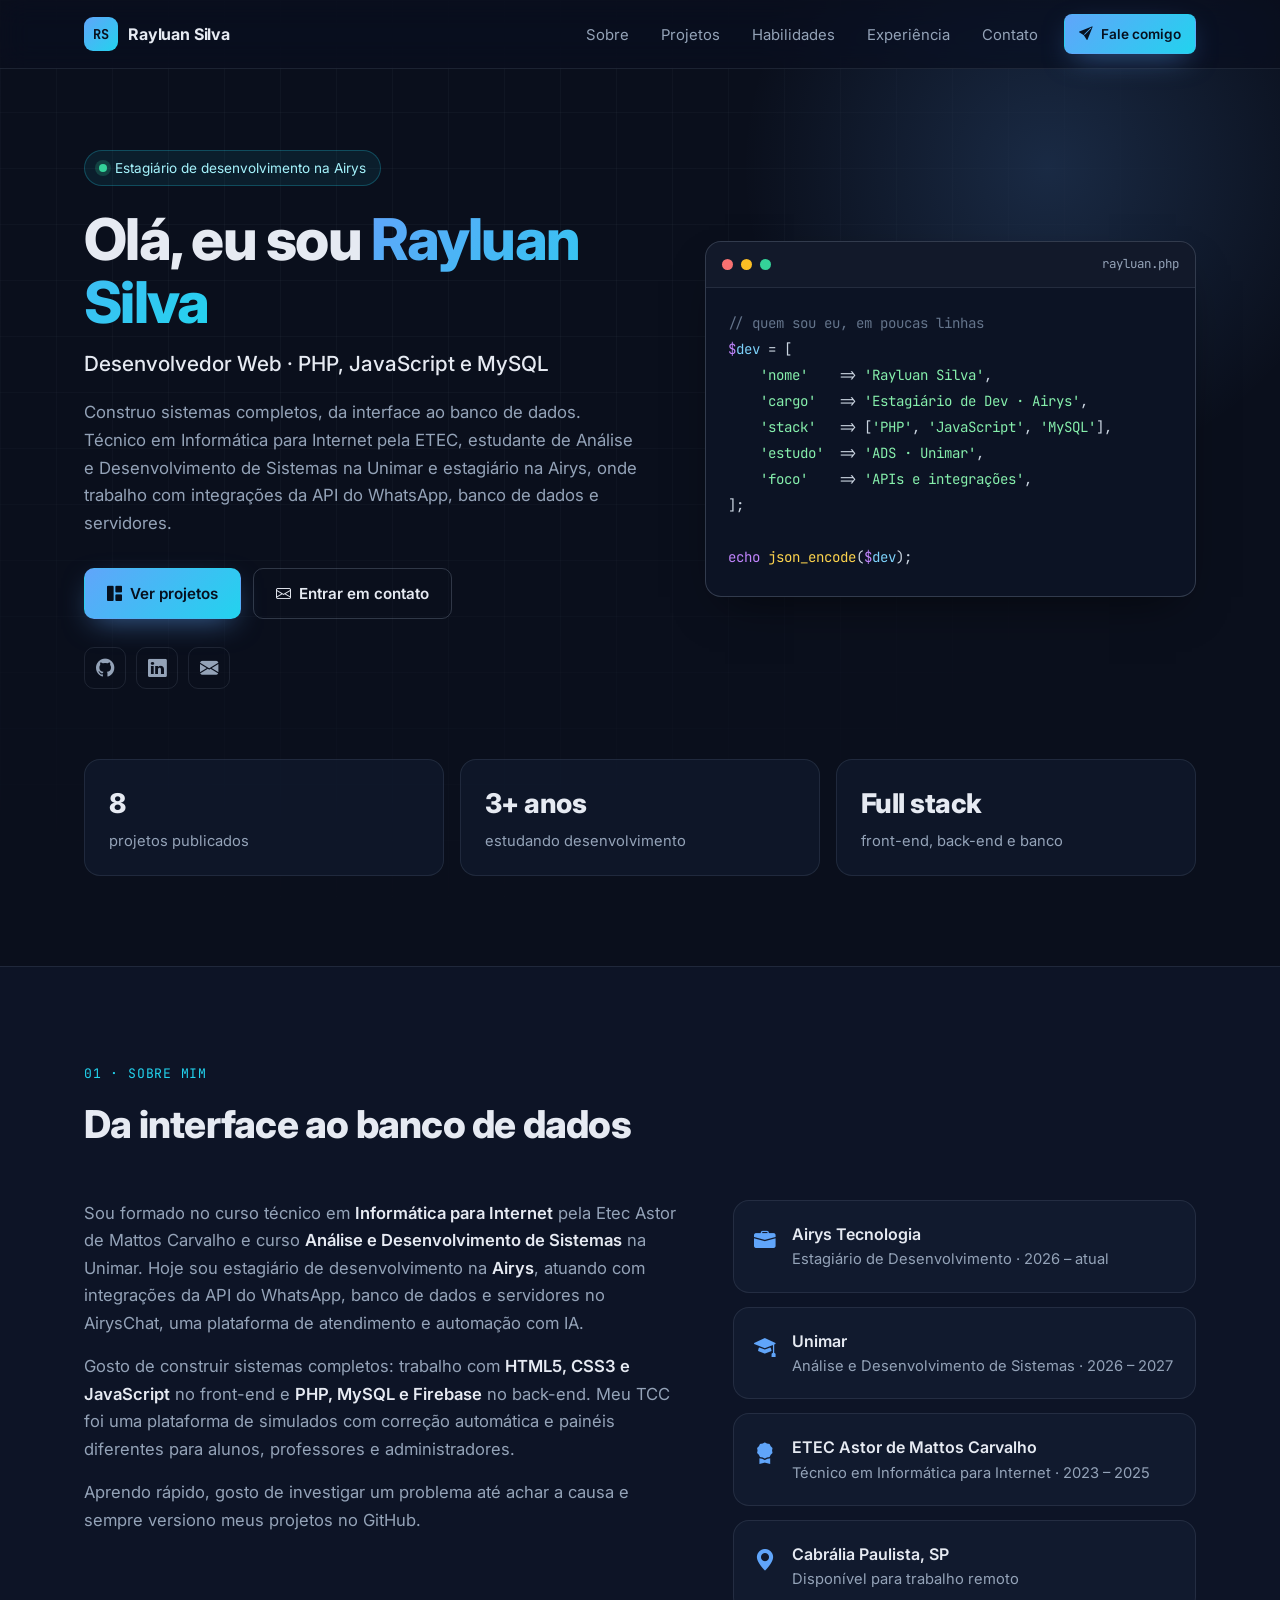
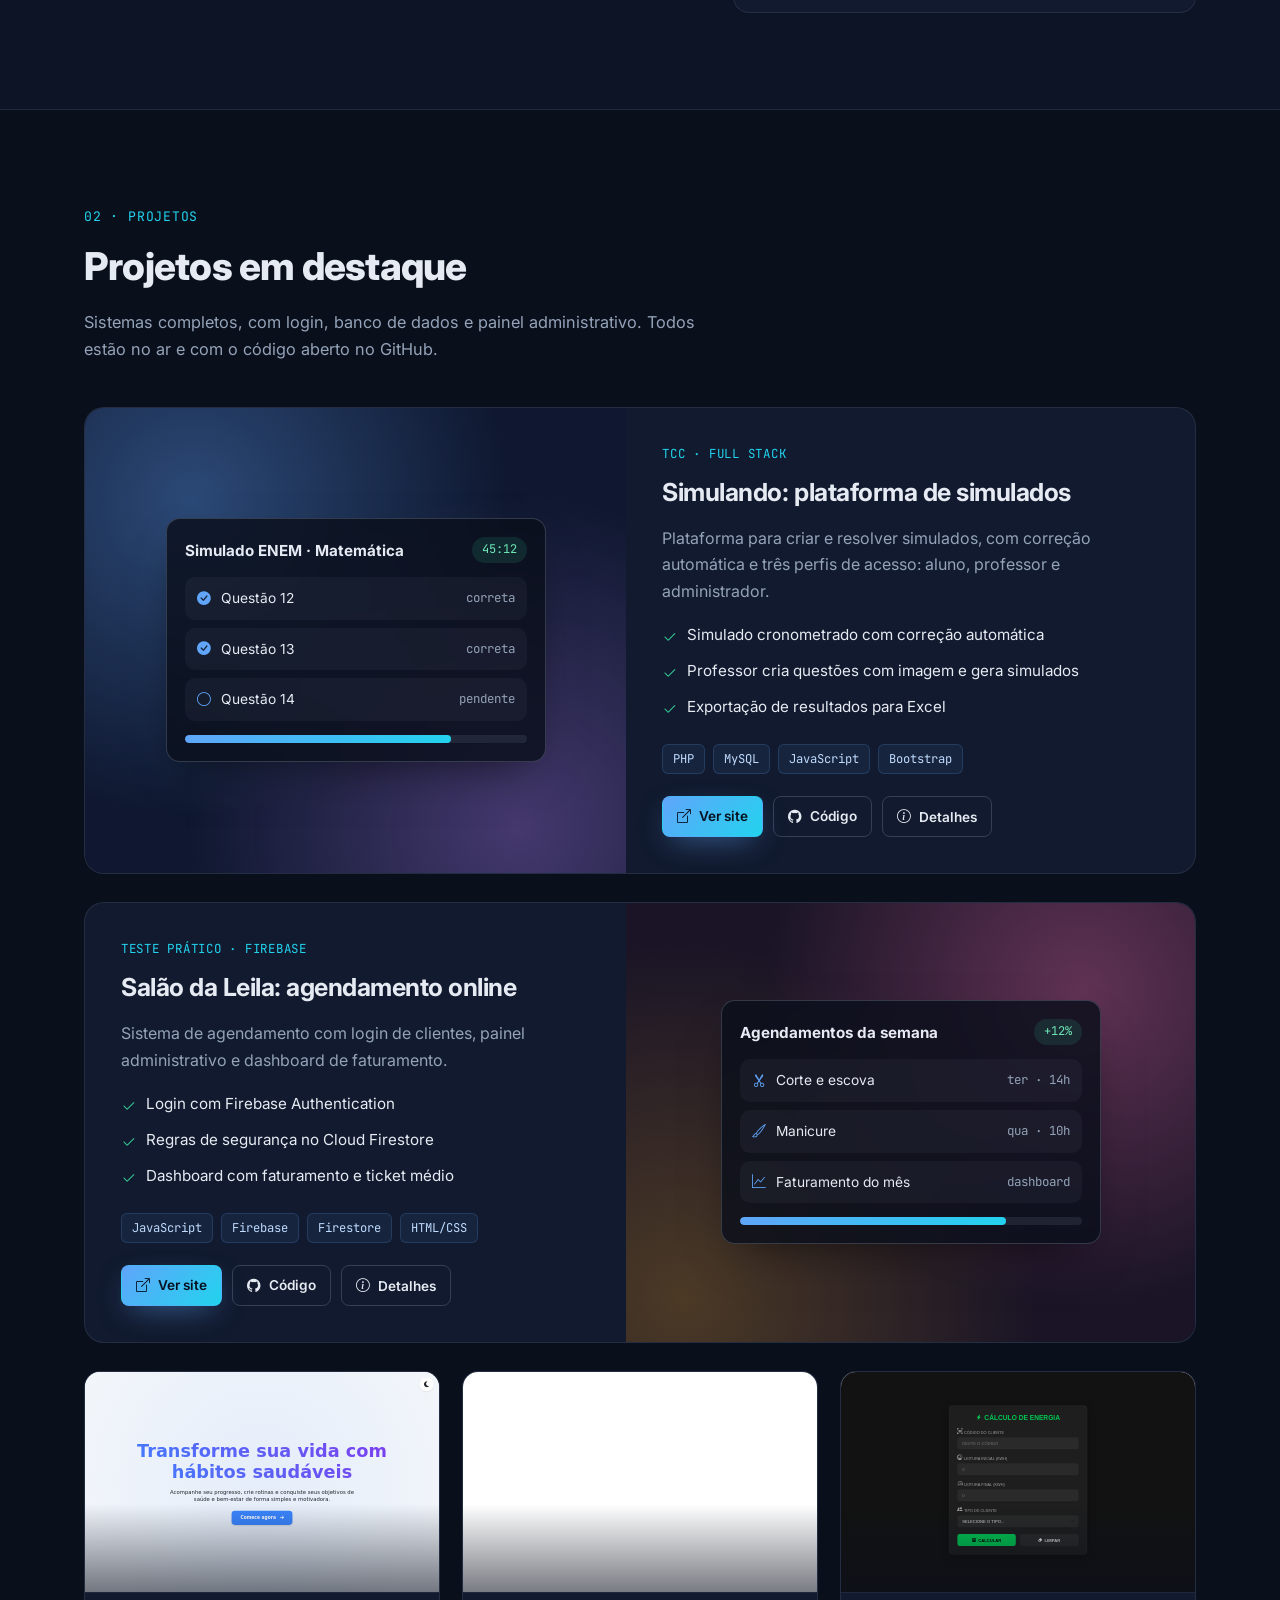
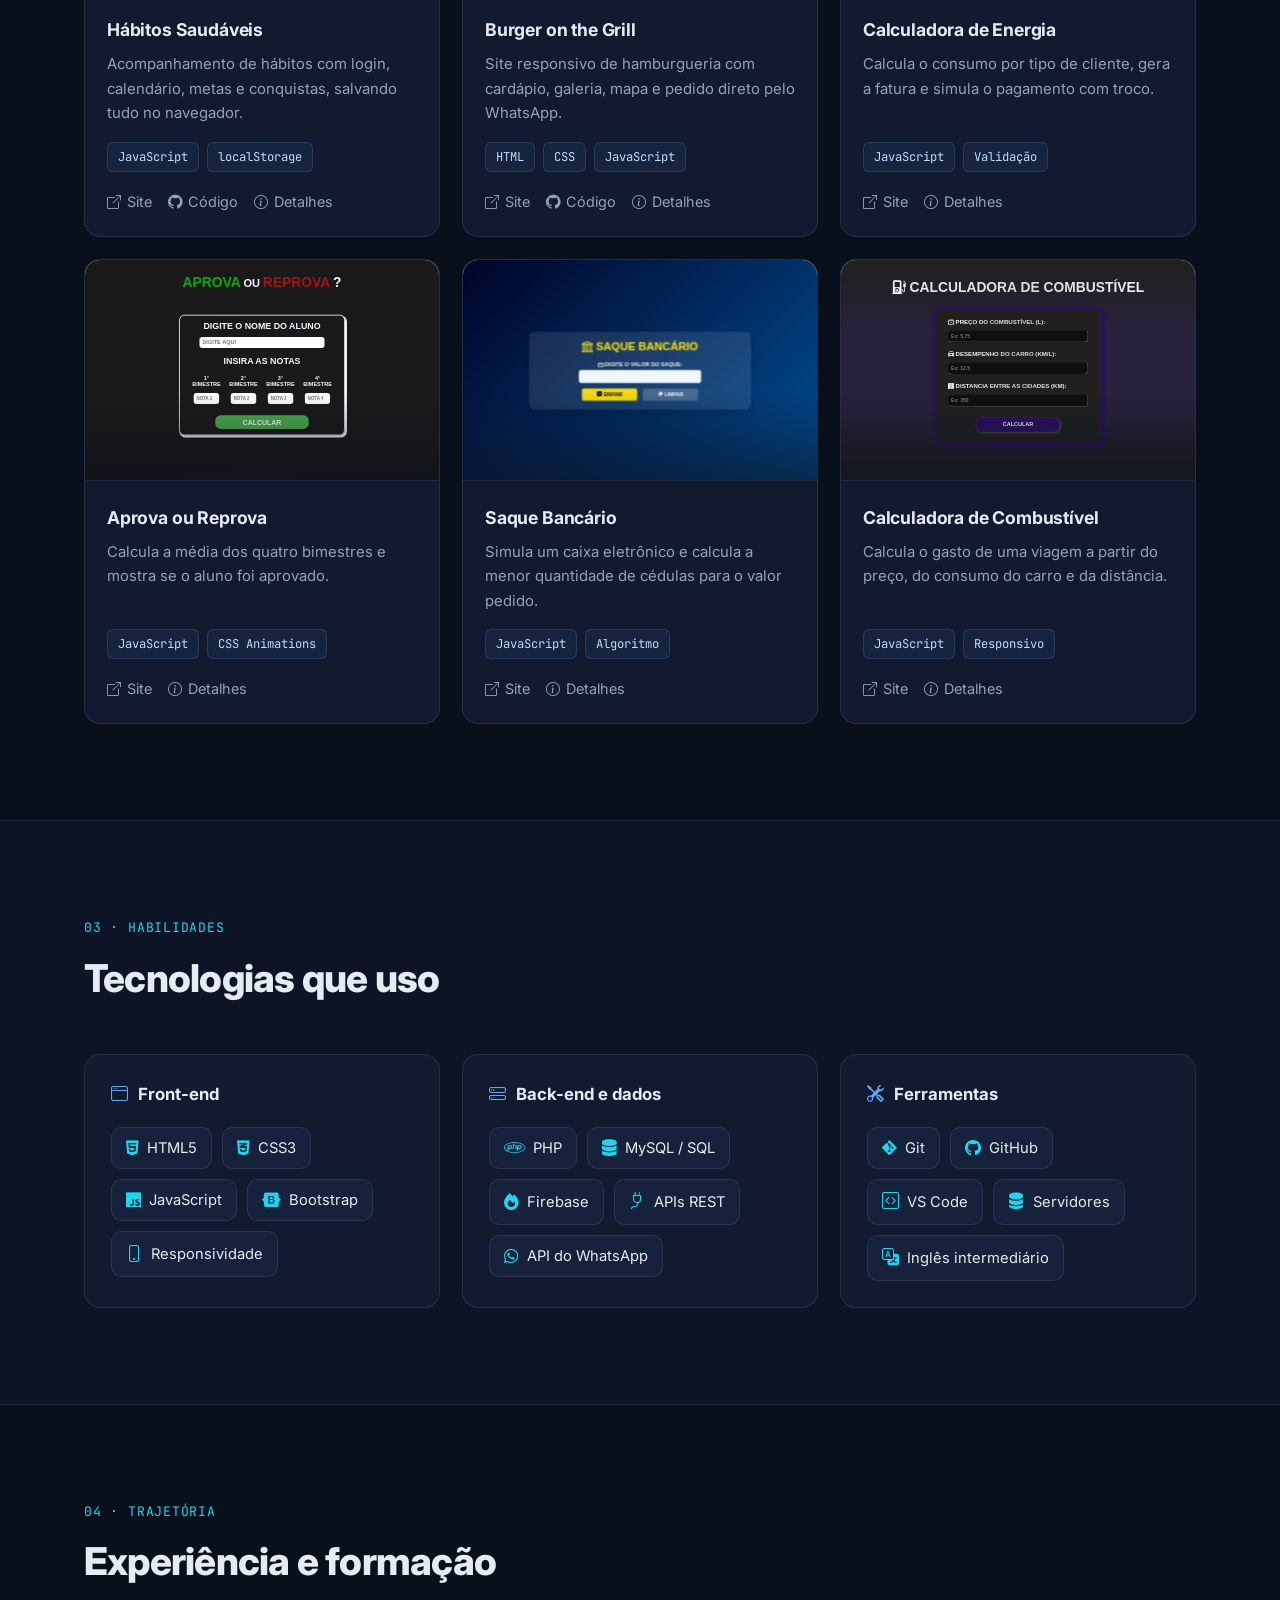
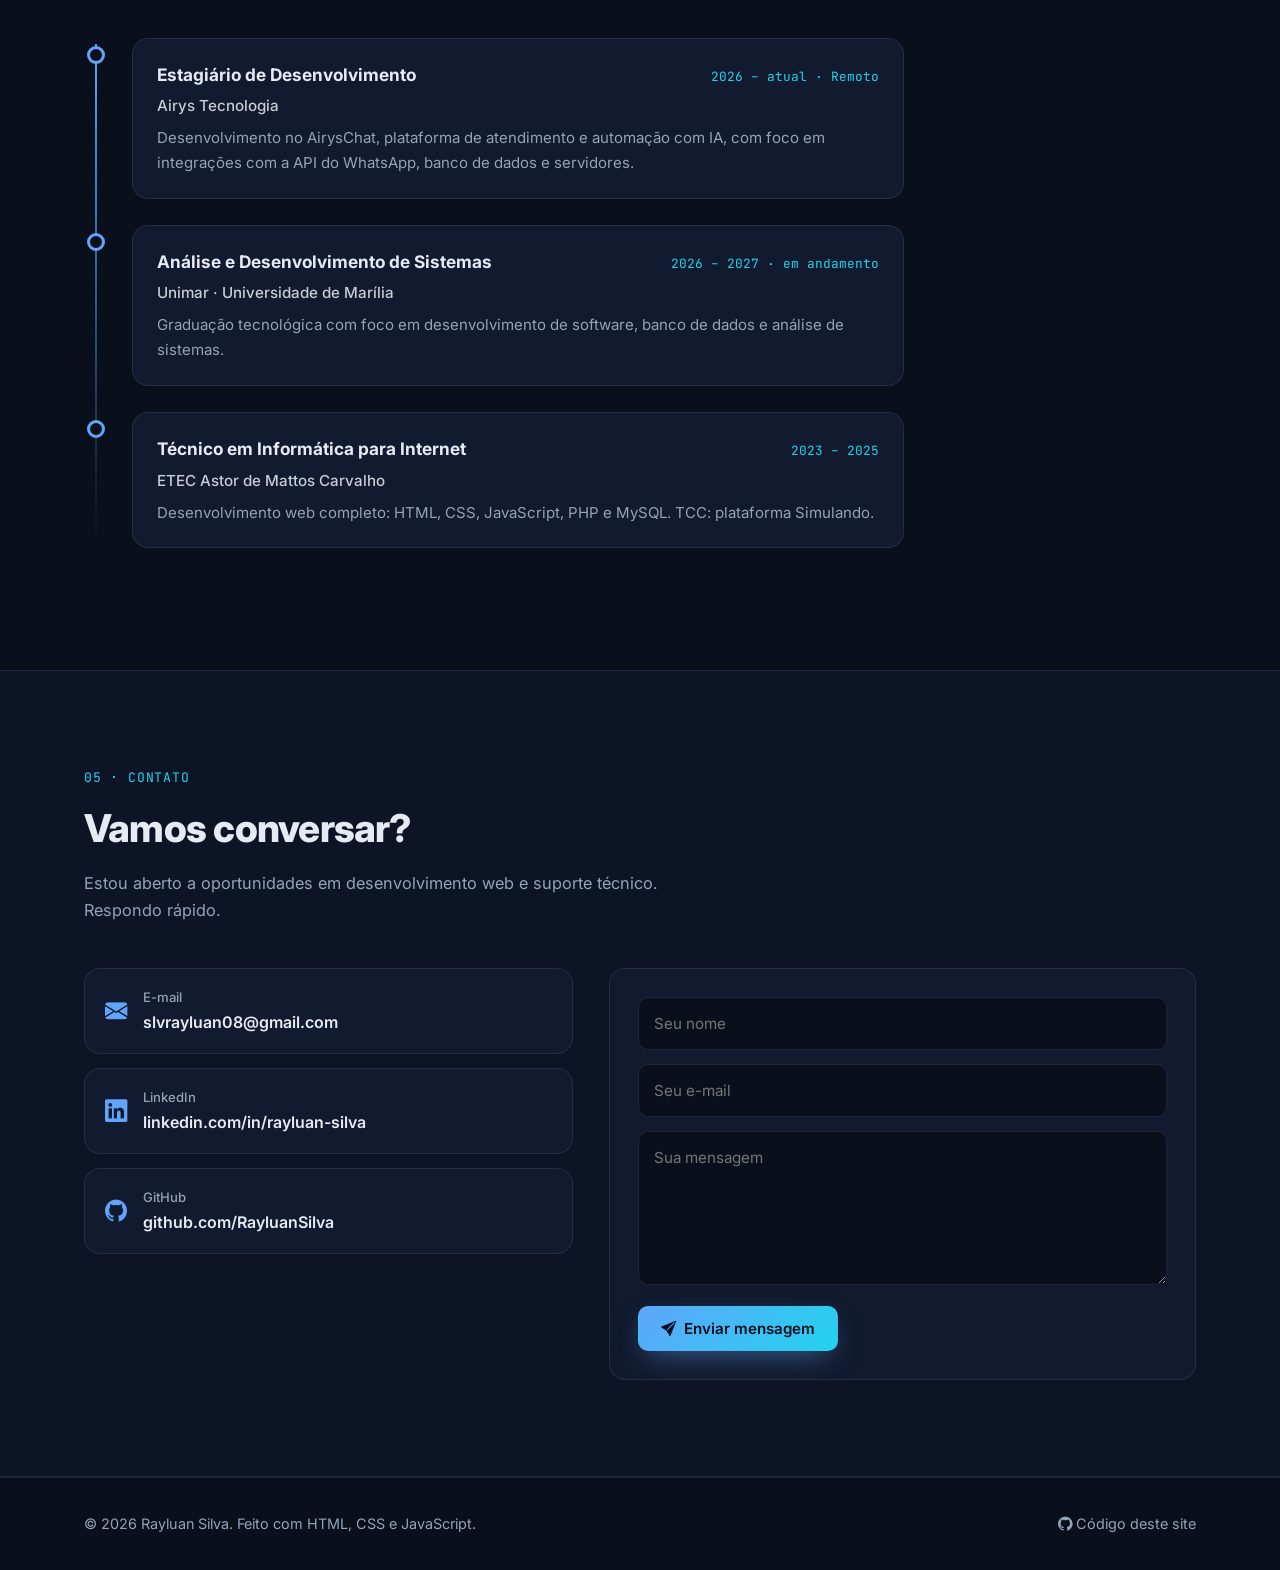
<file: index.html>
<!DOCTYPE html>
<html lang="pt-br">
<head>
    <meta charset="UTF-8">
    <meta name="viewport" content="width=device-width, initial-scale=1.0">
    <title>Rayluan Silva | Desenvolvedor Web</title>
    <meta name="description" content="Portfólio de Rayluan Silva, desenvolvedor web (PHP, JavaScript e MySQL), estagiário de desenvolvimento na Airys e estudante de Análise e Desenvolvimento de Sistemas.">
    <meta name="theme-color" content="#0a0f1c">
    <meta property="og:title" content="Rayluan Silva | Desenvolvedor Web">
    <meta property="og:description" content="Projetos em PHP, JavaScript, MySQL e Firebase: do front-end ao banco de dados.">
    <meta property="og:type" content="website">
    <meta property="og:url" content="https://rayluansilva.github.io/Portfolio_Rayluan/">
    <link rel="icon" href="data:image/svg+xml,%3Csvg xmlns='http://www.w3.org/2000/svg' viewBox='0 0 64 64'%3E%3Cdefs%3E%3ClinearGradient id='g' x1='0' y1='0' x2='1' y2='1'%3E%3Cstop offset='0' stop-color='%2360a5fa'/%3E%3Cstop offset='1' stop-color='%2322d3ee'/%3E%3C/linearGradient%3E%3C/defs%3E%3Crect width='64' height='64' rx='14' fill='url(%23g)'/%3E%3Ctext x='32' y='42' font-family='monospace' font-size='26' font-weight='700' text-anchor='middle' fill='%230a0f1c'%3ERS%3C/text%3E%3C/svg%3E">
    <link rel="preconnect" href="https://fonts.googleapis.com">
    <link rel="preconnect" href="https://fonts.gstatic.com" crossorigin>
    <link href="https://fonts.googleapis.com/css2?family=Inter:wght@400;500;600;700;800&family=JetBrains+Mono:wght@400;600;700&display=swap" rel="stylesheet">
    <link rel="stylesheet" href="https://cdnjs.cloudflare.com/ajax/libs/font-awesome/6.4.0/css/all.min.css">
    <link rel="stylesheet" href="https://cdn.jsdelivr.net/npm/bootstrap-icons@1.11.1/font/bootstrap-icons.css">
    <link rel="stylesheet" href="styles/styles.css">
</head>
<body>
    <header class="header">
        <nav class="nav">
            <a href="#home" class="nav-brand" aria-label="Início">
                <span class="brand-mark">RS</span>
                <span>Rayluan Silva</span>
            </a>
            <ul class="nav-menu">
                <li><a href="#about" class="nav-link">Sobre</a></li>
                <li><a href="#projects" class="nav-link">Projetos</a></li>
                <li><a href="#skills" class="nav-link">Habilidades</a></li>
                <li><a href="#experience" class="nav-link">Experiência</a></li>
                <li><a href="#contact" class="nav-link">Contato</a></li>
                <li class="nav-cta"><a href="#contact" class="btn btn-primary btn-sm"><i class="bi bi-send-fill"></i> Fale comigo</a></li>
            </ul>
            <button class="hamburger" aria-label="Abrir menu">
                <span></span><span></span><span></span>
            </button>
        </nav>
    </header>

    <main>
        <!-- ================= HERO ================= -->
        <section id="home" class="hero">
            <div class="container">
                <div class="hero-grid">
                    <div class="hero-content reveal">
                        <span class="status-badge"><span class="status-dot"></span> Estagiário de desenvolvimento na Airys</span>
                        <h1 class="hero-title">Olá, eu sou <span class="gradient-text">Rayluan Silva</span></h1>
                        <p class="hero-subtitle">Desenvolvedor Web · PHP, JavaScript e MySQL</p>
                        <p class="hero-description">
                            Construo sistemas completos, da interface ao banco de dados. Técnico em Informática para Internet
                            pela ETEC, estudante de Análise e Desenvolvimento de Sistemas na Unimar e estagiário na Airys,
                            onde trabalho com integrações da API do WhatsApp, banco de dados e servidores.
                        </p>
                        <div class="hero-buttons">
                            <a href="#projects" class="btn btn-primary"><i class="bi bi-grid-1x2-fill"></i> Ver projetos</a>
                            <a href="#contact" class="btn btn-secondary"><i class="bi bi-envelope"></i> Entrar em contato</a>
                        </div>
                        <div class="hero-social">
                            <a href="https://github.com/RayluanSilva" target="_blank" rel="noopener" aria-label="GitHub"><i class="bi bi-github"></i></a>
                            <a href="https://www.linkedin.com/in/rayluan-silva" target="_blank" rel="noopener" aria-label="LinkedIn"><i class="bi bi-linkedin"></i></a>
                            <a href="mailto:slvrayluan08@gmail.com" aria-label="E-mail"><i class="bi bi-envelope-fill"></i></a>
                        </div>
                    </div>

                    <div class="hero-visual reveal">
                        <div class="code-window">
                            <div class="code-header"><span></span><span></span><span></span><p>rayluan.php</p></div>
<div class="code-body"><span class="c-com">// quem sou eu, em poucas linhas</span>
<span class="c-key">$</span><span class="c-var">dev</span> = [
    <span class="c-str">'nome'</span>    =&gt; <span class="c-str">'Rayluan Silva'</span>,
    <span class="c-str">'cargo'</span>   =&gt; <span class="c-str">'Estagiário de Dev · Airys'</span>,
    <span class="c-str">'stack'</span>   =&gt; [<span class="c-str">'PHP'</span>, <span class="c-str">'JavaScript'</span>, <span class="c-str">'MySQL'</span>],
    <span class="c-str">'estudo'</span>  =&gt; <span class="c-str">'ADS · Unimar'</span>,
    <span class="c-str">'foco'</span>    =&gt; <span class="c-str">'APIs e integrações'</span>,
];

<span class="c-key">echo</span> <span class="c-fn">json_encode</span>(<span class="c-key">$</span><span class="c-var">dev</span>);</div>
                        </div>
                    </div>
                </div>

                <div class="hero-stats">
                    <div class="stat-item reveal"><strong>8</strong><span>projetos publicados</span></div>
                    <div class="stat-item reveal"><strong>3+ anos</strong><span>estudando desenvolvimento</span></div>
                    <div class="stat-item reveal"><strong>Full stack</strong><span>front-end, back-end e banco</span></div>
                </div>
            </div>
        </section>

        <!-- ================= SOBRE ================= -->
        <section id="about" class="section-alt">
            <div class="container">
                <div class="section-head reveal">
                    <p class="eyebrow">01 · Sobre mim</p>
                    <h2 class="section-title">Da interface ao banco de dados</h2>
                </div>
                <div class="about-grid">
                    <div class="about-text reveal">
                        <p>
                            Sou formado no curso técnico em <strong>Informática para Internet</strong> pela Etec Astor de Mattos Carvalho
                            e curso <strong>Análise e Desenvolvimento de Sistemas</strong> na Unimar. Hoje sou estagiário de
                            desenvolvimento na <strong>Airys</strong>, atuando com integrações da API do WhatsApp, banco de dados e servidores
                            no AirysChat, uma plataforma de atendimento e automação com IA.
                        </p>
                        <p>
                            Gosto de construir sistemas completos: trabalho com <strong>HTML5, CSS3 e JavaScript</strong> no front-end e
                            <strong>PHP, MySQL e Firebase</strong> no back-end. Meu TCC foi uma plataforma de simulados com correção
                            automática e painéis diferentes para alunos, professores e administradores.
                        </p>
                        <p>
                            Aprendo rápido, gosto de investigar um problema até achar a causa e sempre versiono meus projetos no GitHub.
                        </p>
                    </div>
                    <div class="about-cards">
                        <div class="info-card reveal">
                            <i class="bi bi-briefcase-fill"></i>
                            <div><h3>Airys Tecnologia</h3><p>Estagiário de Desenvolvimento · 2026 – atual</p></div>
                        </div>
                        <div class="info-card reveal">
                            <i class="bi bi-mortarboard-fill"></i>
                            <div><h3>Unimar</h3><p>Análise e Desenvolvimento de Sistemas · 2026 – 2027</p></div>
                        </div>
                        <div class="info-card reveal">
                            <i class="bi bi-award-fill"></i>
                            <div><h3>ETEC Astor de Mattos Carvalho</h3><p>Técnico em Informática para Internet · 2023 – 2025</p></div>
                        </div>
                        <div class="info-card reveal">
                            <i class="bi bi-geo-alt-fill"></i>
                            <div><h3>Cabrália Paulista, SP</h3><p>Disponível para trabalho remoto</p></div>
                        </div>
                    </div>
                </div>
            </div>
        </section>

        <!-- ================= PROJETOS ================= -->
        <section id="projects">
            <div class="container">
                <div class="section-head reveal">
                    <p class="eyebrow">02 · Projetos</p>
                    <h2 class="section-title">Projetos em destaque</h2>
                    <p class="section-subtitle">Sistemas completos, com login, banco de dados e painel administrativo. Todos estão no ar e com o código aberto no GitHub.</p>
                </div>

                <div class="featured-list">
                    <article class="featured-card reveal">
                        <div class="featured-cover cover-tcc">
                            <div class="mock" aria-hidden="true">
                                <div class="mock-top"><b>Simulado ENEM · Matemática</b><span class="mock-pill">45:12</span></div>
                                <div class="mock-row"><i class="bi bi-check-circle-fill"></i> Questão 12 <span>correta</span></div>
                                <div class="mock-row"><i class="bi bi-check-circle-fill"></i> Questão 13 <span>correta</span></div>
                                <div class="mock-row"><i class="bi bi-circle"></i> Questão 14 <span>pendente</span></div>
                                <div class="mock-bar"><div></div></div>
                            </div>
                        </div>
                        <div class="featured-body">
                            <span class="project-label">TCC · Full stack</span>
                            <h3>Simulando: plataforma de simulados</h3>
                            <p>Plataforma para criar e resolver simulados, com correção automática e três perfis de acesso: aluno, professor e administrador.</p>
                            <ul class="feature-bullets">
                                <li><i class="bi bi-check2"></i> Simulado cronometrado com correção automática</li>
                                <li><i class="bi bi-check2"></i> Professor cria questões com imagem e gera simulados</li>
                                <li><i class="bi bi-check2"></i> Exportação de resultados para Excel</li>
                            </ul>
                            <div class="project-tech">
                                <span class="tech-tag">PHP</span><span class="tech-tag">MySQL</span><span class="tech-tag">JavaScript</span><span class="tech-tag">Bootstrap</span>
                            </div>
                            <div class="project-buttons">
                                <a href="https://simulando.byethost15.com/" target="_blank" rel="noopener" class="btn btn-primary btn-sm"><i class="bi bi-box-arrow-up-right"></i> Ver site</a>
                                <a href="https://github.com/RayluanSilva/simulando" target="_blank" rel="noopener" class="btn btn-secondary btn-sm"><i class="bi bi-github"></i> Código</a>
                                <button class="btn btn-secondary btn-sm" data-modal="tcc"><i class="bi bi-info-circle"></i> Detalhes</button>
                            </div>
                        </div>
                    </article>

                    <article class="featured-card reveal">
                        <div class="featured-cover cover-salao">
                            <div class="mock" aria-hidden="true">
                                <div class="mock-top"><b>Agendamentos da semana</b><span class="mock-pill">+12%</span></div>
                                <div class="mock-row"><i class="bi bi-scissors"></i> Corte e escova <span>ter · 14h</span></div>
                                <div class="mock-row"><i class="bi bi-brush"></i> Manicure <span>qua · 10h</span></div>
                                <div class="mock-row"><i class="bi bi-graph-up"></i> Faturamento do mês <span>dashboard</span></div>
                                <div class="mock-bar"><div></div></div>
                            </div>
                        </div>
                        <div class="featured-body">
                            <span class="project-label">Teste prático · Firebase</span>
                            <h3>Salão da Leila: agendamento online</h3>
                            <p>Sistema de agendamento com login de clientes, painel administrativo e dashboard de faturamento.</p>
                            <ul class="feature-bullets">
                                <li><i class="bi bi-check2"></i> Login com Firebase Authentication</li>
                                <li><i class="bi bi-check2"></i> Regras de segurança no Cloud Firestore</li>
                                <li><i class="bi bi-check2"></i> Dashboard com faturamento e ticket médio</li>
                            </ul>
                            <div class="project-tech">
                                <span class="tech-tag">JavaScript</span><span class="tech-tag">Firebase</span><span class="tech-tag">Firestore</span><span class="tech-tag">HTML/CSS</span>
                            </div>
                            <div class="project-buttons">
                                <a href="https://salao-da-leila.vercel.app" target="_blank" rel="noopener" class="btn btn-primary btn-sm"><i class="bi bi-box-arrow-up-right"></i> Ver site</a>
                                <a href="https://github.com/RayluanSilva/salao-da-leila" target="_blank" rel="noopener" class="btn btn-secondary btn-sm"><i class="bi bi-github"></i> Código</a>
                                <button class="btn btn-secondary btn-sm" data-modal="salao"><i class="bi bi-info-circle"></i> Detalhes</button>
                            </div>
                        </div>
                    </article>
                </div>

                <div class="projects-grid">
                    <article class="project-card reveal">
                        <div class="preview"><i class="bi bi-heart-pulse preview-icon"></i><iframe data-src="sites/habitos/inicio.html" title="Prévia do Site de Hábitos Saudáveis" loading="lazy" tabindex="-1"></iframe></div>
                        <div class="project-content">
                            <h3>Hábitos Saudáveis</h3>
                            <p>Acompanhamento de hábitos com login, calendário, metas e conquistas, salvando tudo no navegador.</p>
                            <div class="project-tech"><span class="tech-tag">JavaScript</span><span class="tech-tag">localStorage</span></div>
                            <div class="project-links">
                                <a href="https://rayluansilva.github.io/habitos-saudaveis/" target="_blank" rel="noopener"><i class="bi bi-box-arrow-up-right"></i> Site</a>
                                <a href="https://github.com/RayluanSilva/habitos-saudaveis" target="_blank" rel="noopener"><i class="bi bi-github"></i> Código</a>
                                <button data-modal="habitos"><i class="bi bi-info-circle"></i> Detalhes</button>
                            </div>
                        </div>
                    </article>

                    <article class="project-card reveal">
                        <div class="preview"><i class="bi bi-fire preview-icon"></i><iframe data-src="https://rayluansilva.github.io/Burguer-On-the-Grill/" title="Prévia do site Burger on the Grill" loading="lazy" tabindex="-1"></iframe></div>
                        <div class="project-content">
                            <h3>Burger on the Grill</h3>
                            <p>Site responsivo de hamburgueria com cardápio, galeria, mapa e pedido direto pelo WhatsApp.</p>
                            <div class="project-tech"><span class="tech-tag">HTML</span><span class="tech-tag">CSS</span><span class="tech-tag">JavaScript</span></div>
                            <div class="project-links">
                                <a href="https://rayluansilva.github.io/Burguer-On-the-Grill/" target="_blank" rel="noopener"><i class="bi bi-box-arrow-up-right"></i> Site</a>
                                <a href="https://github.com/RayluanSilva/Burguer-On-the-Grill" target="_blank" rel="noopener"><i class="bi bi-github"></i> Código</a>
                                <button data-modal="burger"><i class="bi bi-info-circle"></i> Detalhes</button>
                            </div>
                        </div>
                    </article>

                    <article class="project-card reveal">
                        <div class="preview"><i class="bi bi-lightning-charge preview-icon"></i><iframe data-src="sites/CalculoEnergia.html" title="Prévia da Calculadora de Energia" loading="lazy" tabindex="-1"></iframe></div>
                        <div class="project-content">
                            <h3>Calculadora de Energia</h3>
                            <p>Calcula o consumo por tipo de cliente, gera a fatura e simula o pagamento com troco.</p>
                            <div class="project-tech"><span class="tech-tag">JavaScript</span><span class="tech-tag">Validação</span></div>
                            <div class="project-links">
                                <a href="sites/CalculoEnergia.html" target="_blank" rel="noopener"><i class="bi bi-box-arrow-up-right"></i> Site</a>
                                <button data-modal="energia"><i class="bi bi-info-circle"></i> Detalhes</button>
                            </div>
                        </div>
                    </article>

                    <article class="project-card reveal">
                        <div class="preview"><i class="bi bi-journal-check preview-icon"></i><iframe data-src="sites/AprovaouReprova.html" title="Prévia do Aprova ou Reprova" loading="lazy" tabindex="-1"></iframe></div>
                        <div class="project-content">
                            <h3>Aprova ou Reprova</h3>
                            <p>Calcula a média dos quatro bimestres e mostra se o aluno foi aprovado.</p>
                            <div class="project-tech"><span class="tech-tag">JavaScript</span><span class="tech-tag">CSS Animations</span></div>
                            <div class="project-links">
                                <a href="sites/AprovaouReprova.html" target="_blank" rel="noopener"><i class="bi bi-box-arrow-up-right"></i> Site</a>
                                <button data-modal="aprova"><i class="bi bi-info-circle"></i> Detalhes</button>
                            </div>
                        </div>
                    </article>

                    <article class="project-card reveal">
                        <div class="preview"><i class="bi bi-cash-stack preview-icon"></i><iframe data-src="sites/SaqueBancario.html" title="Prévia do Saque Bancário" loading="lazy" tabindex="-1"></iframe></div>
                        <div class="project-content">
                            <h3>Saque Bancário</h3>
                            <p>Simula um caixa eletrônico e calcula a menor quantidade de cédulas para o valor pedido.</p>
                            <div class="project-tech"><span class="tech-tag">JavaScript</span><span class="tech-tag">Algoritmo</span></div>
                            <div class="project-links">
                                <a href="sites/SaqueBancario.html" target="_blank" rel="noopener"><i class="bi bi-box-arrow-up-right"></i> Site</a>
                                <button data-modal="saque"><i class="bi bi-info-circle"></i> Detalhes</button>
                            </div>
                        </div>
                    </article>

                    <article class="project-card reveal">
                        <div class="preview"><i class="bi bi-fuel-pump preview-icon"></i><iframe data-src="sites/CalculadoraCombustível.html" title="Prévia da Calculadora de Combustível" loading="lazy" tabindex="-1"></iframe></div>
                        <div class="project-content">
                            <h3>Calculadora de Combustível</h3>
                            <p>Calcula o gasto de uma viagem a partir do preço, do consumo do carro e da distância.</p>
                            <div class="project-tech"><span class="tech-tag">JavaScript</span><span class="tech-tag">Responsivo</span></div>
                            <div class="project-links">
                                <a href="sites/CalculadoraCombustível.html" target="_blank" rel="noopener"><i class="bi bi-box-arrow-up-right"></i> Site</a>
                                <button data-modal="combustivel"><i class="bi bi-info-circle"></i> Detalhes</button>
                            </div>
                        </div>
                    </article>
                </div>
            </div>
        </section>

        <!-- ================= HABILIDADES ================= -->
        <section id="skills" class="section-alt">
            <div class="container">
                <div class="section-head reveal">
                    <p class="eyebrow">03 · Habilidades</p>
                    <h2 class="section-title">Tecnologias que uso</h2>
                </div>
                <div class="skills-grid">
                    <div class="skill-category reveal">
                        <h3><i class="bi bi-window"></i> Front-end</h3>
                        <div class="skill-items">
                            <span class="skill-item"><i class="fab fa-html5"></i> HTML5</span>
                            <span class="skill-item"><i class="fab fa-css3-alt"></i> CSS3</span>
                            <span class="skill-item"><i class="fab fa-js"></i> JavaScript</span>
                            <span class="skill-item"><i class="fab fa-bootstrap"></i> Bootstrap</span>
                            <span class="skill-item"><i class="bi bi-phone"></i> Responsividade</span>
                        </div>
                    </div>
                    <div class="skill-category reveal">
                        <h3><i class="bi bi-hdd-stack"></i> Back-end e dados</h3>
                        <div class="skill-items">
                            <span class="skill-item"><i class="fab fa-php"></i> PHP</span>
                            <span class="skill-item"><i class="fas fa-database"></i> MySQL / SQL</span>
                            <span class="skill-item"><i class="fas fa-fire"></i> Firebase</span>
                            <span class="skill-item"><i class="bi bi-plug"></i> APIs REST</span>
                            <span class="skill-item"><i class="fab fa-whatsapp"></i> API do WhatsApp</span>
                        </div>
                    </div>
                    <div class="skill-category reveal">
                        <h3><i class="bi bi-tools"></i> Ferramentas</h3>
                        <div class="skill-items">
                            <span class="skill-item"><i class="fab fa-git-alt"></i> Git</span>
                            <span class="skill-item"><i class="fab fa-github"></i> GitHub</span>
                            <span class="skill-item"><i class="bi bi-code-square"></i> VS Code</span>
                            <span class="skill-item"><i class="bi bi-server"></i> Servidores</span>
                            <span class="skill-item"><i class="bi bi-translate"></i> Inglês intermediário</span>
                        </div>
                    </div>
                </div>
            </div>
        </section>

        <!-- ================= EXPERIÊNCIA ================= -->
        <section id="experience">
            <div class="container">
                <div class="section-head reveal">
                    <p class="eyebrow">04 · Trajetória</p>
                    <h2 class="section-title">Experiência e formação</h2>
                </div>
                <div class="timeline">
                    <div class="timeline-item reveal">
                        <div class="timeline-marker"></div>
                        <div class="timeline-content">
                            <div class="timeline-top"><h3>Estagiário de Desenvolvimento</h3><span class="timeline-date">2026 – atual · Remoto</span></div>
                            <h4>Airys Tecnologia</h4>
                            <p>Desenvolvimento no AirysChat, plataforma de atendimento e automação com IA, com foco em integrações com a API do WhatsApp, banco de dados e servidores.</p>
                        </div>
                    </div>
                    <div class="timeline-item reveal">
                        <div class="timeline-marker"></div>
                        <div class="timeline-content">
                            <div class="timeline-top"><h3>Análise e Desenvolvimento de Sistemas</h3><span class="timeline-date">2026 – 2027 · em andamento</span></div>
                            <h4>Unimar · Universidade de Marília</h4>
                            <p>Graduação tecnológica com foco em desenvolvimento de software, banco de dados e análise de sistemas.</p>
                        </div>
                    </div>
                    <div class="timeline-item reveal">
                        <div class="timeline-marker"></div>
                        <div class="timeline-content">
                            <div class="timeline-top"><h3>Técnico em Informática para Internet</h3><span class="timeline-date">2023 – 2025</span></div>
                            <h4>ETEC Astor de Mattos Carvalho</h4>
                            <p>Desenvolvimento web completo: HTML, CSS, JavaScript, PHP e MySQL. TCC: plataforma Simulando.</p>
                        </div>
                    </div>
                </div>
            </div>
        </section>

        <!-- ================= CONTATO ================= -->
        <section id="contact" class="section-alt">
            <div class="container">
                <div class="section-head reveal">
                    <p class="eyebrow">05 · Contato</p>
                    <h2 class="section-title">Vamos conversar?</h2>
                    <p class="section-subtitle">Estou aberto a oportunidades em desenvolvimento web e suporte técnico. Respondo rápido.</p>
                </div>
                <div class="contact-grid">
                    <div class="contact-info">
                        <a class="contact-item reveal" href="mailto:slvrayluan08@gmail.com">
                            <i class="bi bi-envelope-fill"></i>
                            <div><h4>E-mail</h4><p>slvrayluan08@gmail.com</p></div>
                        </a>
                        <a class="contact-item reveal" href="https://www.linkedin.com/in/rayluan-silva" target="_blank" rel="noopener">
                            <i class="bi bi-linkedin"></i>
                            <div><h4>LinkedIn</h4><p>linkedin.com/in/rayluan-silva</p></div>
                        </a>
                        <a class="contact-item reveal" href="https://github.com/RayluanSilva" target="_blank" rel="noopener">
                            <i class="bi bi-github"></i>
                            <div><h4>GitHub</h4><p>github.com/RayluanSilva</p></div>
                        </a>
                    </div>
                    <form id="contactForm" class="contact-form reveal">
                        <div class="form-group"><input type="text" id="name" placeholder="Seu nome" required></div>
                        <div class="form-group"><input type="email" id="email" placeholder="Seu e-mail" required></div>
                        <div class="form-group"><textarea id="message" rows="5" placeholder="Sua mensagem" required></textarea></div>
                        <button type="submit" class="btn btn-primary"><i class="bi bi-send-fill"></i> Enviar mensagem</button>
                    </form>
                </div>
            </div>
        </section>
    </main>

    <footer class="footer">
        <div class="container">
            <p>&copy; <span id="year">2026</span> Rayluan Silva. Feito com HTML, CSS e JavaScript.</p>
            <p><a href="https://github.com/RayluanSilva/Portfolio_Rayluan" target="_blank" rel="noopener"><i class="bi bi-github"></i> Código deste site</a></p>
        </div>
    </footer>

    <div id="projectModal" class="modal" role="dialog" aria-modal="true">
        <div class="modal-content">
            <span class="close" aria-label="Fechar">&times;</span>
            <div id="modalBody"></div>
        </div>
    </div>

    <script src="script/script.js"></script>
</body>
</html>
</file>
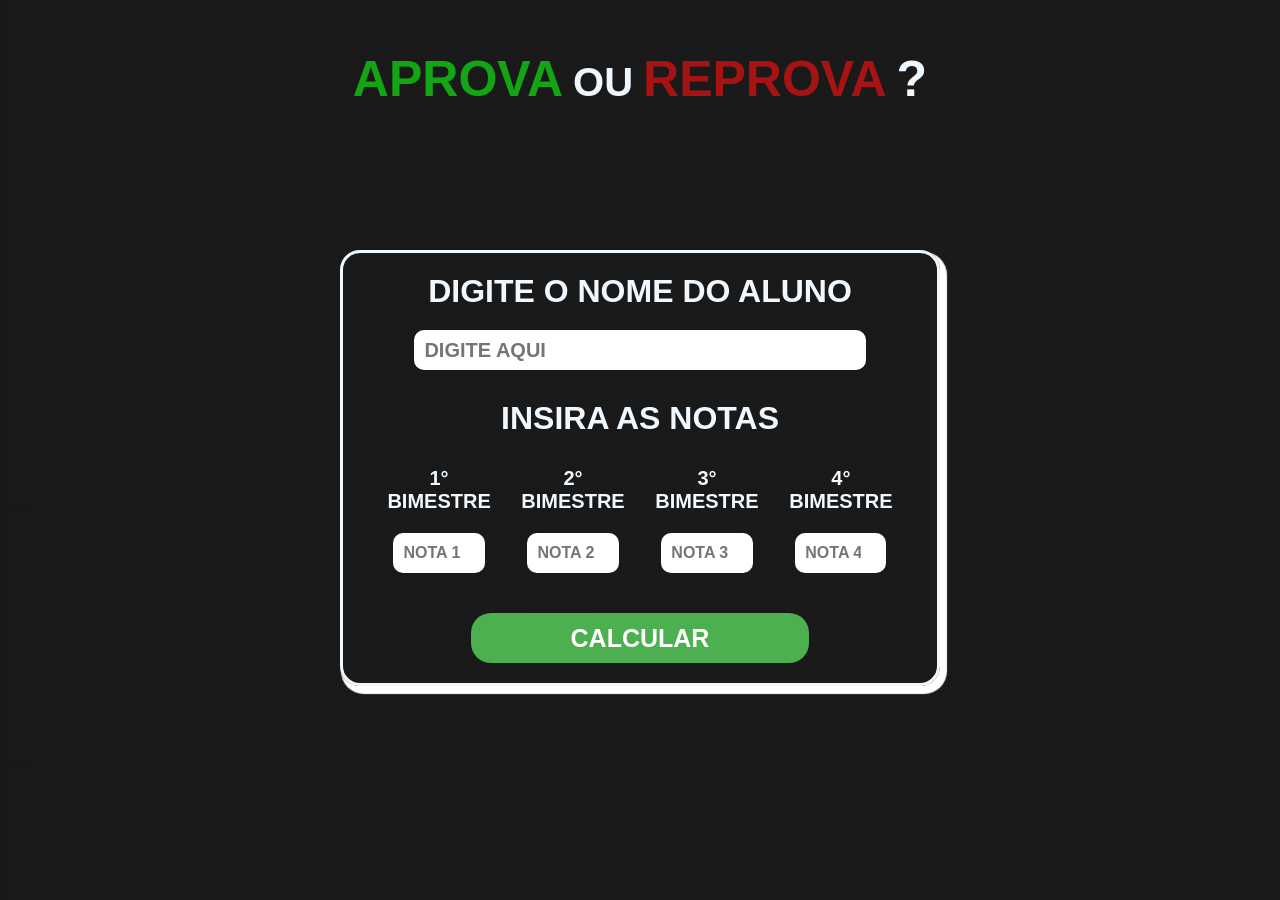
<file: sites/AprovaouReprova.html>
<!DOCTYPE html>
<html>

<head>
  <meta charset="utf-8" />
  <meta name="viewport" content="width=device-width, initial-scale=1" />
  <title>Aprova ou Reprova</title>
  <link rel="icon" type="image/x-icon" href="data:image/svg+xml,<svg xmlns=%22http://www.w3.org/2000/svg%22 viewBox=%220 0 100 100%22><text y=%22.9em%22 font-size=%2290%22>✅</text></svg>">
</head>

<style>
  @keyframes brilho1 {
    0% {
      text-shadow: 0 0 1px #00ff009e, 0 0 5px #00ff009e, 0 0 1px #00ff009e;
    }

    50% {
      text-shadow: 0 0 2px #00ff009e, 0 0 10px #00ff009e, 0 0 2px #00ff009e;
    }

    100% {
      text-shadow: 0 0 1px #00ff009e, 0 0 5px #00ff009e, 0 0 1px #00ff009e;
    }
  }

  @keyframes brilho2 {
    0% {
      text-shadow: 0 0 1px #ff0000a5, 0 0 5px #ff0000a5, 0 0 1px #ff0000a5;
    }

    50% {
      text-shadow: 0 0 2px #ff0000a5, 0 0 10px #ff0000a5, 0 0 2px #ff0000a5;
    }

    100% {
      text-shadow: 0 0 1px #ff0000a5, 0 0 5px #ff0000a5, 0 0 1px #ff0000a5;
    }
  }

  @keyframes brilho3 {
    0% {
      text-shadow: 0 0 1px #ffffff9e, 0 0 5px #ffffff9e, 0 0 1px #ffffff9e;
    }

    50% {
      text-shadow: 0 0 2px #ffffff9e, 0 0 10px #ffffff9e, 0 0 2px #ffffff9e;
    }

    100% {
      text-shadow: 0 0 1px #ffffff9e, 0 0 5px #ffffff9e, 0 0 1px #ffffff9e;
    }
  }

  * {
    margin: 0;
    padding: 0;
    box-sizing: border-box;
  }

  body {
    background: linear-gradient(to right, #1a1919, #1a1a1a);
    min-height: 100vh;
    position: relative;
    padding-bottom: 50px;
  }

  .title {
    display: flex;
    justify-content: center;
    gap: 10px;
    font-family: "Segoe UI", sans-serif;
    position: relative;
    top: 50px;
    flex-wrap: wrap;
  }

  .title h1 {
    font-size: 50px;
    color: rgb(19, 165, 19);
    font-weight: bold;
    animation: brilho1 1s infinite;
  }

  .title h2 {
    font-size: 40px;
    padding-top: 10px;
    color: aliceblue;
    animation: brilho3 1s infinite;
  }

  #h1 {
    font-size: 50px;
    color: rgb(165, 19, 19);
    font-weight: bold;
    animation: brilho2 1s infinite;
  }

  #intrgc {
    color: aliceblue;
    animation: brilho3 1s infinite;
  }

  .container {
    top: 52%;
    left: 50%;
    transform: translate(-50%, -50%);
    position: absolute;
    border-style: solid;
    padding: 0 15px 20px 15px;
    border-color: aliceblue;
    width: 600px;
    height: auto;
    padding-bottom: 20px;
    padding-top: 20px;
    border-radius: 20px;
    box-shadow: 4px 5px 1px 3px rgb(255, 255, 255);
  }

  .container h1 {
    text-align: center;
    padding-top: 0px;
    padding-bottom: 20px;
    font-family: "Segoe UI", sans-serif;
    color: aliceblue;
  }

  #nome {
    width: 80%;
    height: 40px;
    border-radius: 10px;
    border: none;
    padding: 10px;
    margin-left: 10%;
    margin-bottom: 30px;
    font-size: 20px;
    font-family: "Segoe UI", sans-serif;
    outline: none;
    transition: all 0.4s ease-in-out;
    font-weight: bold;
  }

  .tabela-notas {
    width: 95%;
    margin: 0 auto;
    border-collapse: collapse;
    margin-top: 0px;
  }

  .tabela-notas th {
    font-family: "Segoe UI", sans-serif;
    font-size: 20px;
    color: aliceblue;
    padding: 10px;
    text-align: center;
  }

  .tabela-notas td {
    text-align: center;
    padding: 10px;
  }

  .tabela-notas input {
    width: 80%;
    height: 40px;
    border-radius: 10px;
    border: none;
    padding: 10px;
    font-size: 16px;
    font-family: "Segoe UI", sans-serif;
    font-weight: bold;
    outline: none;
    text-align: center;
    margin-bottom: 30px;
  }

  .container button {
    width: 60%;
    height: 50px;
    background-color: #4caf50;
    color: white;
    border: none;
    border-radius: 20px;
    margin-left: 20%;
    font-size: 25px;
    font-weight: bold;
    font-family: "Segoe UI", sans-serif;
    cursor: pointer;
    transition: background-color 0.3s ease-in-out;
  }

  @media (max-width: 768px) {
    .title {
      top: 300px;
    }
    
    .title h1, #h1 {
      font-size: 30px;
    }
    
    .title h2 {
      font-size: 25px;
      padding-top: 5px;
    }
    
    .container {
      width: 90%;
      top: 45%;
      padding: 0 10px 15px 10px;
    }
    
    .container h1 {
      font-size: 24px;
      padding-bottom: 15px;
    }
    
    #nome {
      font-size: 16px;
      height: 35px;
      margin-bottom: 20px;
    }
    
    .tabela-notas th {
      font-size: 16px;
      padding: 5px;
    }
    
    .tabela-notas input {
      width: 90%;
      height: 35px;
      font-size: 14px;
      margin-bottom: 15px;
    }
    
    .container button {
      width: 80%;
      margin-left: 10%;
      font-size: 20px;
      height: 45px;
    }
  }

  @media (max-width: 480px) {
    .title {
      top: 90px;
      gap: 5px;
    }
    
    .title h1, #h1 {
      font-size: 24px;
    }
    
    .title h2 {
      font-size: 20px;
      padding-top: 3px;
    }
    
    .container {
      width: 95%;
      top: 40%;
      padding: 0 5px 10px 5px;
    }
    
    .container h1 {
      font-size: 20px;
      padding-bottom: 10px;
    }
    
    #nome {
      width: 90%;
      margin-left: 5%;
      font-size: 14px;
    }
    
    .tabela-notas th {
      font-size: 14px;
    }
    
    .tabela-notas input {
      width: 95%;
      height: 30px;
      font-size: 12px;
    }
    
    .container button {
      width: 90%;
      margin-left: 5%;
      font-size: 18px;
      height: 40px;
    }
  }
</style>

<body>
  <div class="title">
    <h1>APROVA</h1>
    <h2>OU</h2>
    <h1 id="h1">REPROVA</h1>
    <h1 id="intrgc">?</h1>
  </div>
  <div class="container">
    <h1>DIGITE O NOME DO ALUNO</h1>
    <input type="text" name="nome" id="nome" placeholder="DIGITE AQUI" />
    <h1>INSIRA AS NOTAS</h1>
    <table class="tabela-notas">
      <tr>
        <th>1° BIMESTRE</th>
        <th>2° BIMESTRE</th>
        <th>3° BIMESTRE</th>
        <th>4° BIMESTRE</th>
      </tr>
      <tr>
        <td>
          <input type="number" id="nota1" placeholder="NOTA 1" min="0" max="10" />
        </td>
        <td>
          <input type="number" id="nota2" placeholder="NOTA 2" min="0" max="10" />
        </td>
        <td>
          <input type="number" id="nota3" placeholder="NOTA 3" min="0" max="10" />
        </td>
        <td>
          <input type="number" id="nota4" placeholder="NOTA 4" min="0" max="10" />
        </td>
      </tr>
    </table>
    <button onclick="calcularNotas()">CALCULAR</button><br />
    <div id="resultado"></div>
  </div>

  <script>
    function calcularNotas() {
      var n1 = parseInt(document.getElementById("nota1").value) || 0;
      var n2 = parseInt(document.getElementById("nota2").value) || 0;
      var n3 = parseInt(document.getElementById("nota3").value) || 0;
      var n4 = parseInt(document.getElementById("nota4").value) || 0;

      var soma = n1 + n2 + n3 + n4;

      var resultado = document.getElementById("resultado");
      if (soma >= 30) {
        resultado.innerHTML =
          "<p style='font-family: Segoe UI, sans-serif;color:rgb(19, 165, 19);; font-size: 24px; font-weight: bold; text-align: center;margin-top:15px'>O ALUNO ESTÁ APROVADO</p>";
      } else {
        resultado.innerHTML = "<p style='font-family: Segoe UI, sans-serif;color:rgb(165, 19, 19); font-size: 24px; font-weight: bold; text-align: center;margin-top:15px'>O ALUNO ESTÁ REPROVADO</p>";
      }

      document.getElementById("nota1").value = "";
      document.getElementById("nota2").value = "";
      document.getElementById("nota3").value = "";
      document.getElementById("nota4").value = "";
      document.getElementById("nome").value = "";
    }
  </script>
</body>

</html>
</file>
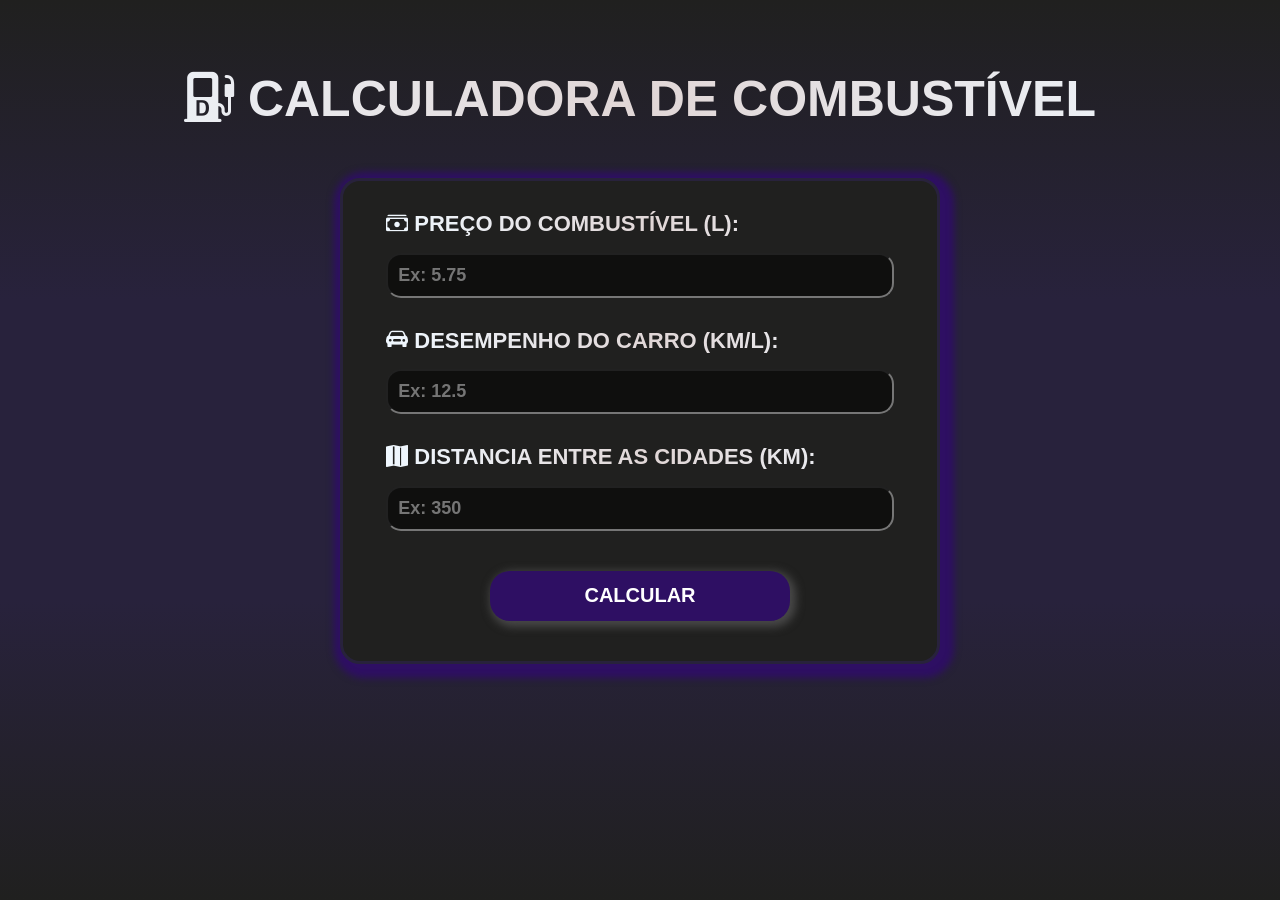
<file: sites/CalculadoraCombustível.html>
<!DOCTYPE html>
<html lang="pt-br">

<head>
  <meta charset="UTF-8" />
  <meta name="viewport" content="width=device-width, initial-scale=1.0" />
  <link rel="icon" type="image/x-icon" href="data:image/svg+xml,<svg xmlns=%22http://www.w3.org/2000/svg%22 viewBox=%220 0 100 100%22><text y=%22.9em%22 font-size=%2290%22>⛽</text></svg>">
  <link rel="stylesheet" href="https://cdnjs.cloudflare.com/ajax/libs/font-awesome/6.4.0/css/all.min.css" />
  <link rel="stylesheet" href="https://cdn.jsdelivr.net/npm/bootstrap-icons@1.11.1/font/bootstrap-icons.css" />
  <title>Calculadora de Combustível</title>
  <style>
    * {
      margin: 0;
      padding: 0;
      box-sizing: border-box;
    }

    body {
      background: linear-gradient(0deg, #20201f, #28223c, #28223c, #20201f);
      min-height: 100vh;
      padding: 20px;
      font-family: 'Arial', sans-serif;
    }

    h1 {
      font-family: "Segoe UI", sans-serif;
      font-size: clamp(28px, 6vw, 50px);
      text-align: center;
      background: linear-gradient(90deg, aliceblue, #e0d6d6, aliceblue);
      -webkit-background-clip: text;
      background-clip: text;
      -webkit-text-fill-color: transparent;
      color: transparent;
      margin-top: clamp(20px, 5vw, 50px);
      padding: 0 10px;
    }

    .container {
      border-style: solid;
      padding: clamp(15px, 3vw, 20px) clamp(10px, 2vw, 15px);
      border-color: #28223c;
      width: 100%;
      max-width: 600px;
      margin: 0 auto;
      margin-top: clamp(30px, 5vw, 50px);
      border-radius: 20px;
      box-shadow: 4px 4px 7px 10px rgb(46, 15, 99);
      background-color: #20201f;
    }

    label {
      font-family: "Segoe UI", sans-serif;
      margin-left: 5%;
      padding: 10px 0;
      font-size: clamp(18px, 4vw, 22px);
      font-weight: bold;
      background: linear-gradient(90deg, aliceblue, #e0d6d6, aliceblue);
      -webkit-background-clip: text;
      background-clip: text;
      -webkit-text-fill-color: transparent;
      color: transparent;
      text-shadow: none;
      display: block;
    }

    input {
      font-family: "Segoe UI", sans-serif;
      width: 90%;
      margin-left: 5%;
      margin-top: 1%;
      padding: clamp(8px, 2vw, 10px);
      background-color: rgba(9, 9, 9, 0.726);
      border-radius: 15px;
      color: #ffffff;
      font-size: clamp(16px, 3vw, 18px);
      margin-bottom: clamp(15px, 3vw, 20px);
      outline: none;
      font-weight: bold;
    }

    .container button {
      width: 90%;
      max-width: 300px;
      height: clamp(45px, 8vw, 50px);
      background-color: rgb(46, 15, 99);
      color: white;
      border: none;
      border-radius: 20px;
      margin: clamp(15px, 3vw, 20px) auto 0;
      margin-bottom: clamp(15px, 3vw, 20px);
      display: block;
      font-size: clamp(16px, 4vw, 20px);
      font-weight: bold;
      font-family: "Segoe UI", sans-serif;
      cursor: pointer;
      transition: all 0.4s ease-in-out;
      box-shadow: 3px 3px 8px 3px rgb(72, 72, 72);
    }

    .container button:hover {
      background-color: #210c58;
      transform: scale(1.02);
    }

    .result-container {
      border-style: solid;
      padding: clamp(15px, 3vw, 20px) clamp(10px, 2vw, 15px);
      border-color: #28223c;
      width: 90%;
      margin: clamp(20px, 5vw, 50px) auto 0;
      border-radius: 20px;
      box-shadow: 4px 4px 7px 10px rgb(46, 15, 99);
      margin-bottom: clamp(15px, 3vw, 20px);
      background-color: #20201f;
      display: none;
    }

    .result-container h3 {
      font-family: "Segoe UI", sans-serif;
      font-size: clamp(20px, 4vw, 25px);
      text-align: center;
      background: linear-gradient(90deg, aliceblue, #e0d6d6, aliceblue);
      -webkit-background-clip: text;
      background-clip: text;
      -webkit-text-fill-color: transparent;
      color: transparent;
      margin-top: 5px;
    }

    .result-item {
      font-family: "Segoe UI", sans-serif;
      font-size: clamp(16px, 3vw, 20px);
      color: aliceblue;
      padding: 10px;
      font-weight: bold;
      text-align: center;
    }

    .reset-button {
      width: 90%;
      max-width: 300px;
      height: clamp(45px, 8vw, 50px);
      background-color: #3a1b6e;
      color: white;
      border: none;
      border-radius: 20px;
      margin: 20px auto;
      font-size: clamp(16px, 4vw, 18px);
      font-weight: bold;
      font-family: "Segoe UI", sans-serif;
      cursor: pointer;
      transition: all 0.4s ease-in-out;
      box-shadow: 3px 3px 8px 3px rgb(72, 72, 72);
      display: none;
    }

    .reset-button:hover {
      background-color: #4d258f;
      transform: scale(1.02);
    }

    @media (max-width: 480px) {

      .container button,
      .reset-button {
        width: 80%;
      }

      label,
      input {
        margin-left: 2%;
        width: 96%;
      }

      .result-container {
        width: 96%;
      }
    }
  </style>
</head>

<body>
  <h1>
    <i class="bi bi-fuel-pump-diesel-fill"></i> CALCULADORA DE COMBUSTÍVEL
  </h1>
  <div class="container">
    <label for="preco"><i class="bi bi-cash-stack"></i> PREÇO DO COMBUSTÍVEL (L):</label>
    <input type="number" name="comb" id="comb" placeholder="Ex: 5.75" step="0.01" />

    <label for="desempenho"><i class="bi bi-car-front-fill"></i> DESEMPENHO DO CARRO (KM/L):</label>
    <input type="number" name="desp" id="desp" placeholder="Ex: 12.5" step="0.1" />

    <label for="distancia"><i class="bi bi-map-fill"></i> DISTANCIA ENTRE AS CIDADES (KM):</label>
    <input type="number" name="dist" id="dist" placeholder="Ex: 350" />

    <button type="submit" id="calculateBtn">CALCULAR</button>

    <div class="result-container" id="result">
      <h3>RESULTADO</h3>
      <div class="result-item" id="litros"></div>
      <div class="result-item" id="dinheiro"></div>
    </div>

    <button class="reset-button" id="resetBtn">CALCULAR NOVAMENTE</button>
  </div>
  <script>
    document.addEventListener('DOMContentLoaded', function () {

      document.getElementById("resetBtn").style.display = "none";

      document.getElementById("calculateBtn").addEventListener("click", verificar);
      document.getElementById("resetBtn").addEventListener("click", resetarCalculo);
    });

    function verificar() {
      var combustivel = +document.getElementById("comb").value;
      var desempenho = +document.getElementById("desp").value;
      var distancia = +document.getElementById("dist").value;

      if (isNaN(combustivel) || isNaN(desempenho) || isNaN(distancia) || combustivel <= 0 || desempenho <= 0 || distancia <= 0) {
        alert("Por favor, insira valores válidos em todos os campos!");
        return;
      }

      var qtdlitro = distancia / desempenho;
      var dinheirogasto = qtdlitro * combustivel;

      document.getElementById("litros").innerHTML = "QUANTIDADE DE LITROS GASTOS: " + qtdlitro.toFixed(2) + "L";
      document.getElementById("dinheiro").innerHTML = "QUANTIDADE DE DINHEIRO GASTO: R$ " + dinheirogasto.toFixed(2);

      document.getElementById("result").style.display = "block";
      document.getElementById("resetBtn").style.display = "block";
      document.getElementById("calculateBtn").style.display = "none";

      document.getElementById("result").scrollIntoView({ behavior: 'smooth' });
    }

    function resetarCalculo() {

      document.getElementById("comb").value = "";
      document.getElementById("desp").value = "";
      document.getElementById("dist").value = "";

      document.getElementById("result").style.display = "none";
      document.getElementById("resetBtn").style.display = "none";
      document.getElementById("calculateBtn").style.display = "block";

      document.getElementById("comb").focus();
    }
  </script>
</body>

</html>
</file>
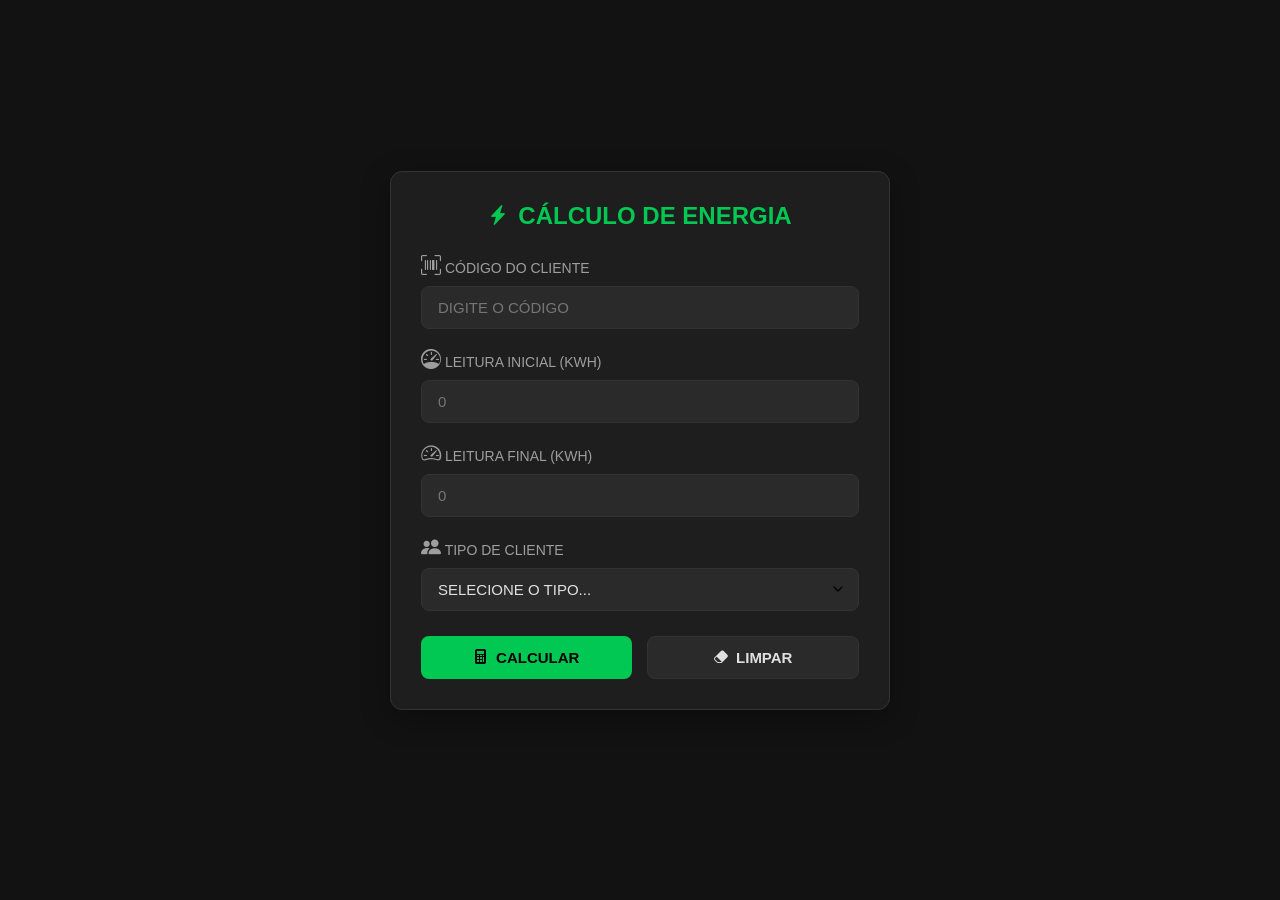
<file: sites/CalculoEnergia.html>
<!DOCTYPE html>
<html lang="pt-br">
<head>
    <meta charset="UTF-8">
    <meta name="viewport" content="width=device-width, initial-scale=1.0">
    <link rel="icon" type="image/x-icon" href="data:image/svg+xml,<svg xmlns=%22http://www.w3.org/2000/svg%22 viewBox=%220 0 100 100%22><text y=%22.9em%22 font-size=%2290%22>⚡</text></svg>">
    <link rel="stylesheet" href="https://cdnjs.cloudflare.com/ajax/libs/font-awesome/6.4.0/css/all.min.css">
    <link rel="stylesheet" href="https://cdn.jsdelivr.net/npm/bootstrap-icons@1.11.1/font/bootstrap-icons.css">
    <title>Calculadora de Energia</title>
    <style>
        :root {
            --primary: #00c853;
            --primary-dark: #009624;
            --primary-light: #5efc82;
            --secondary: #b0bec5;
            --background: #121212;
            --card: #1e1e1e;
            --text: #e0e0e0;
            --text-light: #9e9e9e;
            --error: #ff5252;
            --success: #69f0ae;
            --border: #333333;
        }
        
        * {
            padding: 0;
            margin: 0;
            box-sizing: border-box;
            font-family: 'Segoe UI', sans-serif;
            text-transform: uppercase;
        }
        
        body {
            background-color: var(--background);
            min-height: 100vh;
            display: flex;
            flex-direction: column;
            align-items: center;
            justify-content: center;
            color: var(--text);
            padding: 20px;
        }

        .logo {
            width: 180px;
            margin-bottom: 30px;
            filter: brightness(0) invert(1) drop-shadow(0 2px 4px rgba(0,0,0,0.3));
        }

        .card {
            width: 100%;
            max-width: 500px;
            background: var(--card);
            border-radius: 12px;
            padding: 30px;
            box-shadow: 0 8px 30px rgba(0,0,0,0.3);
            margin-bottom: 20px;
            transition: transform 0.3s ease;
            border: 1px solid var(--border);
        }

        .card:hover {
            transform: translateY(-5px);
        }

        .title {
            text-align: center;
            margin-bottom: 25px;
            font-size: 24px;
            color: var(--primary);
            font-weight: 700;
            display: flex;
            align-items: center;
            justify-content: center;
            gap: 10px;
        }

        .form-group {
            margin-bottom: 20px;
        }

        .form-group label {
            display: block;
            margin-bottom: 8px;
            font-size: 14px;
            font-weight: 500;
            color: var(--text-light);
        }

        .form-group input,
        .form-group select {
            width: 100%;
            padding: 12px 16px;
            border-radius: 8px;
            border: 1px solid var(--border);
            background: #2a2a2a;
            font-size: 15px;
            transition: all 0.2s;
            color: var(--text);
        }

        .form-group input:focus,
        .form-group select:focus {
            outline: none;
            border-color: var(--primary);
            box-shadow: 0 0 0 2px rgba(0, 200, 83, 0.2);
        }

        .form-group select {
            appearance: none;
            background-image: url("data:image/svg+xml;charset=UTF-8,%3csvg xmlns='http://www.w3.org/2000/svg' viewBox='0 0 24 24' fill='none' stroke='currentColor' stroke-width='2' stroke-linecap='round' stroke-linejoin='round'%3e%3cpolyline points='6 9 12 15 18 9'%3e%3c/polyline%3e%3c/svg%3e");
            background-repeat: no-repeat;
            background-position: right 12px center;
            background-size: 16px;
        }

        .button-group {
            display: flex;
            justify-content: space-between;
            gap: 15px;
            margin-top: 25px;
        }

        .btn {
            padding: 12px 24px;
            border-radius: 8px;
            border: none;
            font-size: 15px;
            cursor: pointer;
            transition: all 0.2s;
            font-weight: 500;
            display: flex;
            align-items: center;
            justify-content: center;
            gap: 8px;
            flex: 1;
            font-weight: bold;
        }

        .btn-primary {
            background-color: var(--primary);
            color: #000;
        }

        .btn-primary:hover {
            background-color: var(--primary-light);
            box-shadow: 0 4px 12px rgba(0, 200, 83, 0.3);
        }

        .btn-secondary {
            background-color: #2a2a2a;
            color: var(--text);
            border: 1px solid var(--border);
        }

        .btn-secondary:hover {
            background-color: #333333;
            border-color: #444;
        }

        .result-item {
            display: flex;
            justify-content: space-between;
            align-items: center;
            padding: 12px 0;
            border-bottom: 1px solid var(--border);
            font-size: 15px;
        }

        .result-item:last-child {
            border-bottom: none;
        }

        .result-value {
            font-weight: 600;
            color: var(--primary);
            font-size: 16px;
        }

        .error {
            color: var(--error);
            font-weight: 500;
            text-align: center;
            margin: 15px 0;
            font-size: 14px;
            padding: 10px;
            background: rgba(255, 82, 82, 0.1);
            border-radius: 6px;
            border: 1px solid rgba(255, 82, 82, 0.2);
        }

        .hidden {
            display: none;
        }

        .icon {
            font-size: 20px;
        }

        .divider {
            height: 1px;
            background: var(--border);
            margin: 20px 0;
        }

        .badge {
            display: inline-block;
            padding: 4px 8px;
            border-radius: 12px;
            font-size: 12px;
            font-weight: 500;
            background: rgba(0, 200, 83, 0.2);
            color: var(--primary);
        }

        .input-error {
            border-color: var(--error) !important;
        }

        .error-text {
            color: var(--error);
            font-size: 12px;
            margin-top: 5px;
            display: none;
        }
    </style>
</head>
<body>
    <div class="card" id="form-container">
        <h2 class="title"><i class="bi bi-lightning-charge-fill icon"></i> CÁLCULO DE ENERGIA</h2>
        
        <form id="main-form">
            <div class="form-group">
                <label for="codigo"><i class="bi bi-upc-scan icon"></i> CÓDIGO DO CLIENTE</label>
                <input type="text" id="codigo" name="codigo" placeholder="Digite o código" required>
            </div>
            
            <div class="form-group">
                <label for="leitura-inicial"><i class="bi bi-speedometer icon"></i> LEITURA INICIAL (kWh)</label>
                <input type="number" id="leitura-inicial" name="leitura-inicial" placeholder="0" required>
                <div class="error-text" id="error-inicial">A leitura inicial não pode ser maior que a final</div>
            </div>
            
            <div class="form-group">
                <label for="leitura-final"><i class="bi bi-speedometer2 icon"></i> LEITURA FINAL (kWh)</label>
                <input type="number" id="leitura-final" name="leitura-final" placeholder="0" required>
                <div class="error-text" id="error-final">A leitura final não pode ser menor que a inicial</div>
            </div>
            
            <div class="form-group">
                <label for="tipo-cliente"><i class="bi bi-people-fill icon"></i> TIPO DE CLIENTE</label>
                <select id="tipo-cliente" name="tipo-cliente" required>
                    <option value="">Selecione o tipo...</option>
                    <option value="Residência">Residência</option>
                    <option value="Comércio">Comércio</option>
                    <option value="Industria">Indústria</option>
                </select>
            </div>
            
            <div class="button-group">
                <button type="submit" class="btn btn-primary"><i class="bi bi-calculator-fill"></i> CALCULAR</button>
                <button type="reset" class="btn btn-secondary"><i class="bi bi-eraser-fill"></i> LIMPAR</button>
            </div>
        </form>
    </div>

    <div class="card hidden" id="results-container">
        <h2 class="title"><i class="bi bi-receipt-cutoff icon"></i> DETALHES DA CONTA</h2>
        
        <div class="form-group">
            <div class="result-item">
                <span><i class="bi bi-upc-scan"></i> CÓDIGO:</span>
                <span class="result-value" id="result-codigo"></span>
            </div>
            
            <div class="result-item">
                <span><i class="bi bi-lightning-charge"></i> CONSUMO:</span>
                <span class="result-value" id="result-total-kwh"> kWh</span>
            </div>
            
            <div class="result-item">
                <span><i class="bi bi-person-badge"></i> TIPO:</span>
                <span class="result-value"><span id="result-tipo-cliente"></span> <span class="badge" id="result-tarifa"></span></span>
            </div>
            
            <div class="divider"></div>
            
            <div class="result-item">
                <span><i class="bi bi-currency-dollar"></i> VALOR TOTAL:</span>
                <span class="result-value" id="result-valor-total"></span>
            </div>
        </div>
        
        <form id="payment-form">
            <div class="form-group">
                <label for="valor-pago"><i class="bi bi-cash-stack icon"></i> VALOR PAGO (R$)</label>
                <input type="number" id="valor-pago" name="valor-pago" step="0.01" placeholder="0.00" required>
            </div>
            
            <div id="error-message" class="error hidden"></div>
            
            <div class="button-group">
                <button type="submit" class="btn btn-primary"><i class="bi bi-wallet2"></i> CALCULAR TROCO</button>
                <button type="button" id="back-btn" class="btn btn-secondary"><i class="bi bi-arrow-left"></i> VOLTAR</button>
            </div>
        </form>
    </div>

    <div class="card hidden" id="troco-container">
        <h2 class="title"><i class="bi bi-wallet2 icon"></i> RECIBO DE PAGAMENTO</h2>
        
        <div class="form-group">
            <div class="result-item">
                <span><i class="bi bi-receipt"></i> VALOR TOTAL:</span>
                <span class="result-value" id="troco-valor-total"></span>
            </div>
            
            <div class="result-item">
                <span><i class="bi bi-cash-coin"></i> VALOR PAGO:</span>
                <span class="result-value" id="troco-valor-pago"></span>
            </div>
            
            <div class="divider"></div>
            
            <div class="result-item">
                <span><i class="bi bi-coin"></i> TROCO:</span>
                <span class="result-value" id="troco-resultado"></span>
            </div>
        </div>
        
        <div class="button-group">
            <button type="button" id="new-calculation" class="btn btn-primary"><i class="bi bi-plus-circle"></i> NOVA CONTA</button>
        </div>
    </div>

    <script>
        const mainForm = document.getElementById('main-form');
        const paymentForm = document.getElementById('payment-form');
        const formContainer = document.getElementById('form-container');
        const resultsContainer = document.getElementById('results-container');
        const trocoContainer = document.getElementById('troco-container');
        const backBtn = document.getElementById('back-btn');
        const newCalculationBtn = document.getElementById('new-calculation');
        const errorMessage = document.getElementById('error-message');
        const leituraInicialInput = document.getElementById('leitura-inicial');
        const leituraFinalInput = document.getElementById('leitura-final');
        const errorInicial = document.getElementById('error-inicial');
        const errorFinal = document.getElementById('error-final');

        let contaData = {
            codigo: '',
            totalKwh: 0,
            tipoCliente: '',
            valorTotal: 0,
            tarifa: ''
        };

        mainForm.addEventListener('submit', handleMainFormSubmit);
        paymentForm.addEventListener('submit', handlePaymentFormSubmit);
        backBtn.addEventListener('click', goBackToForm);
        newCalculationBtn.addEventListener('click', resetAllForms);
        leituraInicialInput.addEventListener('input', validateReadings);
        leituraFinalInput.addEventListener('input', validateReadings);

        function validateReadings() {
            const inicial = parseFloat(leituraInicialInput.value) || 0;
            const final = parseFloat(leituraFinalInput.value) || 0;
            
            if (inicial > final) {
                leituraInicialInput.classList.add('input-error');
                leituraFinalInput.classList.add('input-error');
                errorInicial.style.display = 'block';
                errorFinal.style.display = 'block';
                return false;
            } else {
                leituraInicialInput.classList.remove('input-error');
                leituraFinalInput.classList.remove('input-error');
                errorInicial.style.display = 'none';
                errorFinal.style.display = 'none';
                return true;
            }
        }

        function handleMainFormSubmit(e) {
            e.preventDefault();
            
            if (!validateReadings()) {
                return;
            }
            
            contaData.codigo = document.getElementById('codigo').value;
            const leituraInicial = parseFloat(leituraInicialInput.value);
            const leituraFinal = parseFloat(leituraFinalInput.value);
            contaData.tipoCliente = document.getElementById('tipo-cliente').value;
            
            contaData.totalKwh = leituraFinal - leituraInicial;
            
            switch(contaData.tipoCliente) {
                case 'Residência':
                    contaData.valorTotal = contaData.totalKwh * 0.6 * 1.10;
                    contaData.tarifa = 'Tarifa Residencial';
                    break;
                case 'Comércio':
                    contaData.valorTotal = contaData.totalKwh * 0.48 * 1.12;
                    contaData.tarifa = 'Tarifa Comercial';
                    break;
                case 'Industria':
                    contaData.valorTotal = contaData.totalKwh * 1.29 * 1.15;
                    contaData.tarifa = 'Tarifa Industrial';
                    break;
                default:
                    alert('Tipo de cliente inválido!');
                    return;
            }
            
            document.getElementById('result-codigo').textContent = contaData.codigo;
            document.getElementById('result-total-kwh').textContent = contaData.totalKwh.toFixed(2);
            document.getElementById('result-tipo-cliente').textContent = contaData.tipoCliente;
            document.getElementById('result-tarifa').textContent = contaData.tarifa;
            document.getElementById('result-valor-total').textContent = `R$ ${contaData.valorTotal.toFixed(2)}`;
            
            formContainer.classList.add('hidden');
            resultsContainer.classList.remove('hidden');
        }

        function handlePaymentFormSubmit(e) {
            e.preventDefault();
            
            const valorPago = parseFloat(document.getElementById('valor-pago').value);
            
            if (valorPago < contaData.valorTotal) {
                errorMessage.textContent = "Valor pago é menor que o valor da conta!";
                errorMessage.classList.remove('hidden');
                return;
            }
            
            const troco = valorPago - contaData.valorTotal;
            
            document.getElementById('troco-valor-total').textContent = `R$ ${contaData.valorTotal.toFixed(2)}`;
            document.getElementById('troco-valor-pago').textContent = `R$ ${valorPago.toFixed(2)}`;
            document.getElementById('troco-resultado').textContent = `R$ ${troco.toFixed(2)}`;
            
            resultsContainer.classList.add('hidden');
            trocoContainer.classList.remove('hidden');
            errorMessage.classList.add('hidden');
        }

        function goBackToForm() {
            resultsContainer.classList.add('hidden');
            formContainer.classList.remove('hidden');
            errorMessage.classList.add('hidden');
        }

        function resetAllForms() {
            mainForm.reset();
            paymentForm.reset();
            errorMessage.classList.add('hidden');
            trocoContainer.classList.add('hidden');
            formContainer.classList.remove('hidden');
            leituraInicialInput.classList.remove('input-error');
            leituraFinalInput.classList.remove('input-error');
            errorInicial.style.display = 'none';
            errorFinal.style.display = 'none';
        }
    </script>
</body>
</html>
</file>
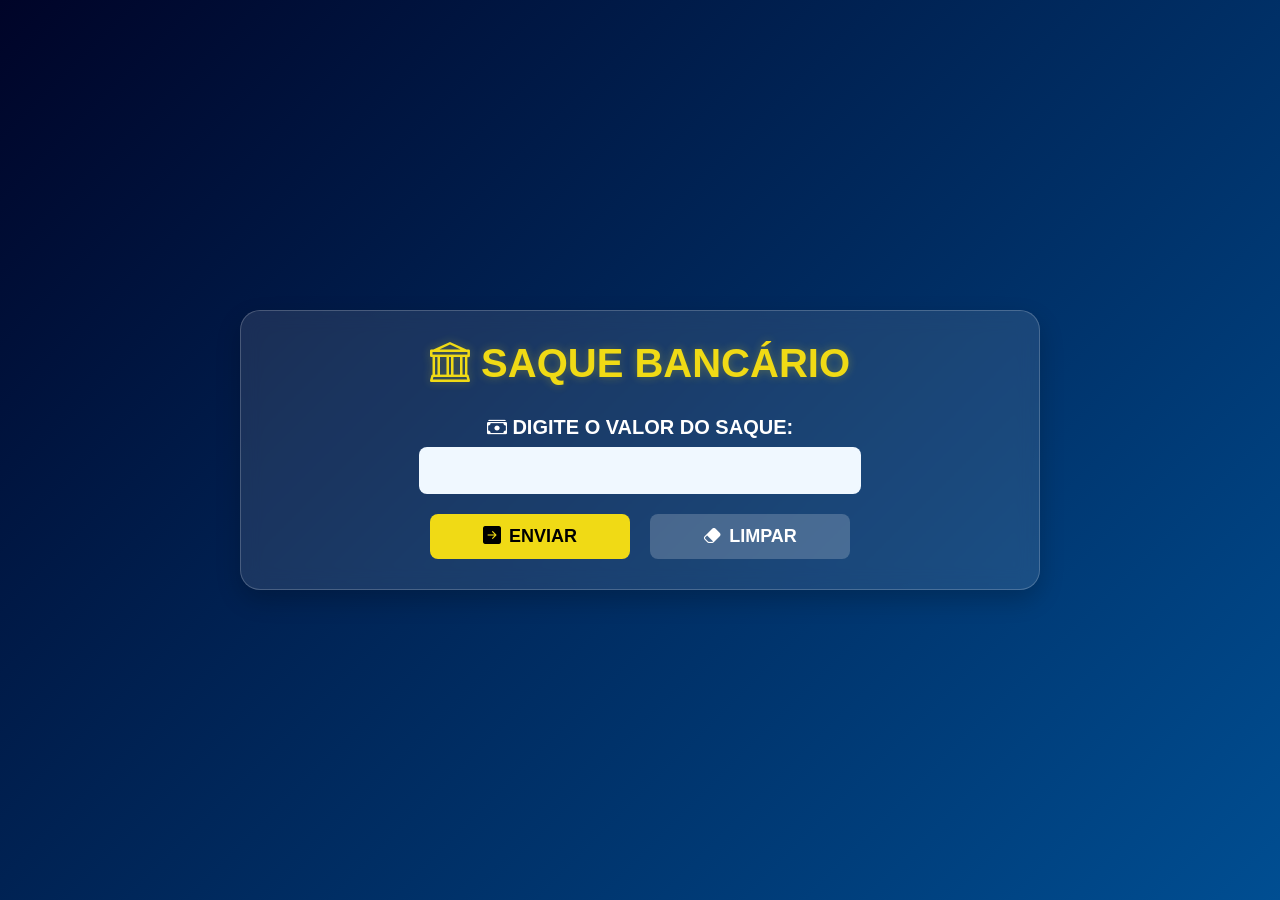
<file: sites/SaqueBancario.html>
<!DOCTYPE html>
<html lang="pt-br">

<head>
    <meta charset="UTF-8" />
    <meta name="viewport" content="width=device-width, initial-scale=1.0" />
    <link rel="icon" type="image/x-icon" href="data:image/svg+xml,<svg xmlns=%22http://www.w3.org/2000/svg%22 viewBox=%220 0 100 100%22><text y=%22.9em%22 font-size=%2290%22>🏦</text></svg>">
    <link rel="stylesheet" href="https://cdnjs.cloudflare.com/ajax/libs/font-awesome/6.4.0/css/all.min.css" />
    <link rel="stylesheet" href="https://cdn.jsdelivr.net/npm/bootstrap-icons@1.11.1/font/bootstrap-icons.css" />
    <title>Saque Bancário</title>
    <style>
        * {
            padding: 0;
            margin: 0;
            box-sizing: border-box;
            font-family: 'Segoe UI', Tahoma, Geneva, Verdana, sans-serif;
        }

        body {
            background: linear-gradient(135deg, #000428, #004e92);
            min-height: 100vh;
            display: flex;
            justify-content: center;
            align-items: center;
            color: white;
        }

        .container {
            width: 90%;
            max-width: 800px;
            background: rgba(255, 255, 255, 0.1);
            backdrop-filter: blur(10px);
            border-radius: 20px;
            padding: 30px;
            box-shadow: 0 10px 25px rgba(0, 0, 0, 0.2);
            border: 1px solid rgba(255, 255, 255, 0.2);
        }

        .header {
            text-align: center;
            margin-bottom: 30px;
        }

        .header h1 {
            font-size: 2.5rem;
            margin-bottom: 10px;
            color: #f0da15;
            text-shadow: 0 0 10px rgba(240, 218, 21, 0.3);
        }

        .form-group {
            margin-bottom: 20px;
            font-family: "Segoe UI", sans-serif;
        }

        .form-group label {
            display: block;
            margin-bottom: 8px;
            font-size: 20px;
            text-align: center;
            font-weight: bold;
        }

        .form-group input {
            width: 60%;
            padding: 12px 15px;
            border-radius: 8px;
            margin-left: 20%;
            border: none;
            background: aliceblue;
            font-size: 20px;
            font-weight: bold;
            text-align: center;
        }

        .button-group {
            display: flex;
            justify-content: center;
            gap: 20px;
            margin-top: 20px;
        }

        .btn {
            width: 200px;
            background: #f0da15;
            color: #000;
            font-family: "Segoe UI", sans-serif;
            border: none;
            padding: 12px 25px;
            border-radius: 8px;
            font-size: 18px;
            cursor: pointer;
            transition: all 0.4s;
            font-weight: bold;
            display: flex;
            align-items: center;
            justify-content: center;
            gap: 8px;
        }

        .btn:hover {
            background: #ffeb3b;
            transform: translateY(-2px);
            box-shadow: 0 5px 15px rgba(0, 0, 0, 0.2);
        }

        .btn-secondary {
            background: rgba(255, 255, 255, 0.2);
            color: white;
        }

        .btn-secondary:hover {
            background: rgba(255, 255, 255, 0.3);
        }

        .results {
            display: none;
            margin-top: 30px;
            animation: fadeIn 0.5s ease;
        }

        .results h2 {
            color: #f0da15;
            margin-bottom: 20px;
            text-align: center;
        }

        .note-result {
            display: flex;
            justify-content: space-between;
            align-items: center;
            padding: 10px 0;
            border-bottom: 1px solid rgba(255, 255, 255, 0.1);
            font-family: "Segoe UI", sans-serif;
            font-weight: bold;
        }

        .note-value {
            font-weight: bold;
            color: #f0da15;
        }

        @keyframes fadeIn {
            from {
                opacity: 0;
                transform: translateY(20px);
            }

            to {
                opacity: 1;
                transform: translateY(0);
            }
        }
    </style>
</head>

<body>
    <div class="container">
        <div class="header">
            <h1><i class="bi bi-bank"></i> SAQUE BANCÁRIO</h1>
        </div>

        <div id="form-section">
            <form name="calculos" onsubmit="calcularNotas(event)">
                <div class="form-group">
                    <label for="valorSaque"><i class="bi bi-cash-stack"></i> DIGITE O VALOR DO SAQUE:</label>
                    <input type="number" name="saque" id="valorSaque" required />
                </div>

                <div class="button-group">
                    <button type="submit" class="btn"><i class="bi bi-arrow-right-square-fill"></i> ENVIAR</button>
                    <button type="reset" class="btn btn-secondary"><i class="bi bi-eraser-fill"></i> LIMPAR</button>
                </div>
            </form>
        </div>

        <div id="results-section" class="results">
            <h2><i class="bi bi-receipt"></i> RESULTADO DO SAQUE</h2>

            <div class="form-group">
                <label><i class="bi bi-currency-dollar"></i> VALOR DO SAQUE:</label>
                <input type="text" id="valorExibido" readonly />
            </div>

            <div class="form-group">
                <label><i class="bi bi-cash-stack"></i> QUANTIDADE DE NOTAS:</label>

                <div class="note-result">
                    <span><i class="bi bi-cash-coin"></i> NOTAS DE R$100:</span>
                    <span class="note-value" id="qtd100">0</span>
                </div>

                <div class="note-result">
                    <span><i class="bi bi-cash-coin"></i>NOTAS DE R$50:</span>
                    <span class="note-value" id="qtd50">0</span>
                </div>

                <div class="note-result">
                    <span><i class="bi bi-cash-coin"></i> NOTAS DE R$20:</span>
                    <span class="note-value" id="qtd20">0</span>
                </div>

                <div class="note-result">
                    <span><i class="bi bi-cash-coin"></i> NOTAS DE R$10:</span>
                    <span class="note-value" id="qtd10">0</span>
                </div>

                <div class="note-result">
                    <span><i class="bi bi-cash-coin"></i> NOTAS DE R$5:</span>
                    <span class="note-value" id="qtd5">0</span>
                </div>

                <div class="note-result">
                    <span><i class="bi bi-cash-coin"></i> NOTAS DE R$1:</span>
                    <span class="note-value" id="qtd1">0</span>
                </div>
            </div>

            <div class="button-group">
                <button type="button" onclick="voltar()" class="btn btn-secondary"><i class="bi bi-arrow-left-square-fill"></i> VOLTAR</button>
            </div>
        </div>
    </div>

    <script>
        function calcularNotas(event) {
            event.preventDefault();

            const saque = parseInt(document.getElementById("valorSaque").value);

            if (isNaN(saque)) {
                alert("Por favor, digite um valor numérico válido.");
                return;
            }

            if (saque <= 0) {
                alert("O valor do saque deve ser maior que zero.");
                return;
            }

            const nota100 = Math.floor(saque / 100);
            let resto = saque % 100;

            const nota50 = Math.floor(resto / 50);
            resto = resto % 50;

            const nota20 = Math.floor(resto / 20);
            resto = resto % 20;

            const nota10 = Math.floor(resto / 10);
            resto = resto % 10;

            const nota5 = Math.floor(resto / 5);
            resto = resto % 5;

            const nota1 = resto;

            document.getElementById("valorExibido").value = `R$ ${saque.toFixed(2)}`;
            document.getElementById("qtd100").textContent = nota100;
            document.getElementById("qtd50").textContent = nota50;
            document.getElementById("qtd20").textContent = nota20;
            document.getElementById("qtd10").textContent = nota10;
            document.getElementById("qtd5").textContent = nota5;
            document.getElementById("qtd1").textContent = nota1;

            document.getElementById("form-section").style.display = "none";
            document.getElementById("results-section").style.display = "block";
        }

        function voltar() {
            document.getElementById("form-section").style.display = "block";
            document.getElementById("results-section").style.display = "none";
            document.getElementById("valorSaque").value = "";
            document.getElementById("valorSaque").focus();
        }
    </script>
</body>

</html>
</file>
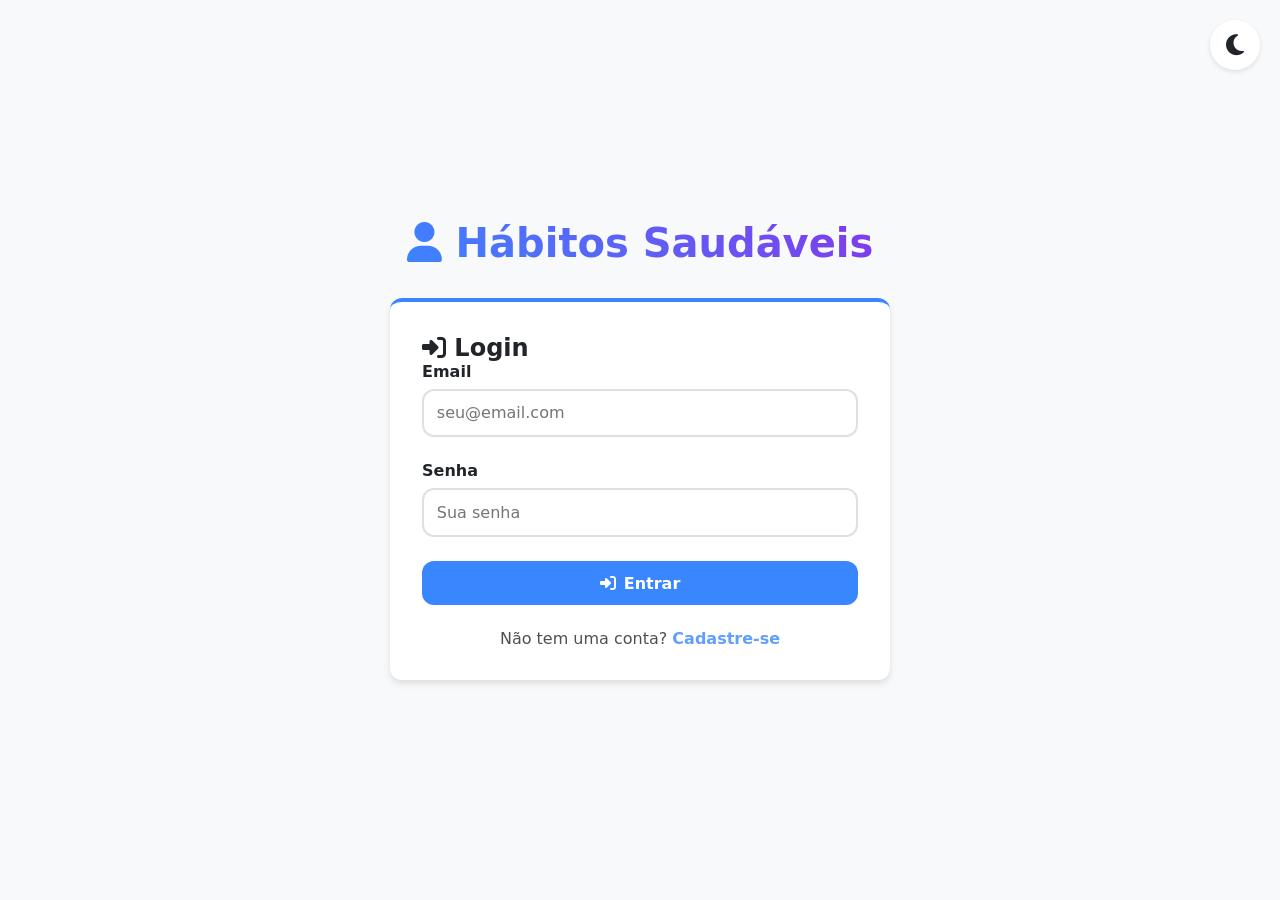
<file: sites/habitos/home.html>
<!DOCTYPE html>
<html lang="pt-BR">
  <head>
    <meta charset="UTF-8" />
    <meta name="viewport" content="width=device-width, initial-scale=1.0" />
    <title>Hábitos Saudáveis | Meus Hábitos</title>
    <link rel="icon" type="image/x-icon" href="data:image/svg+xml,<svg xmlns=%22http://www.w3.org/2000/svg%22 viewBox=%220 0 100 100%22><text y=%22.9em%22 font-size=%2290%22>🌿</text></svg>">
    <link
      rel="stylesheet"
      href="https://cdnjs.cloudflare.com/ajax/libs/font-awesome/6.4.0/css/all.min.css"
    />
    <style>
      :root {
        --primary: #3a86ff;
        --primary-light: #8bb8ff;
        --primary-dark: #2667cc;
        --secondary: #8338ec;
        --background: #f8f9fa;
        --text: #212529;
        --text-light: #6c757d;
        --card-bg: #ffffff;
        --shadow: rgba(0, 0, 0, 0.08);
        --shadow-hover: rgba(0, 0, 0, 0.15);
        --transition: all 0.3s ease;
        --border-radius: 12px;
        --border-radius-sm: 8px;
        --success: #2ecc71;
        --success-light: #81e9b1;
        --warning: #e74c3c;
        --progress-bg: #e0e0e0;
        --progress-fill: #27ae60;
        --calendar-day: #f8f9fa;
        --calendar-today: #e3f2fd;
        --calendar-selected: #bbdefb;
        --calendar-has-habits: #e8f5e9;
        --sidebar-width: 300px;
        --content-padding: 1.5rem;
        --achievement-gold: #ffd700;
        --achievement-silver: #c0c0c0;
        --achievement-bronze: #cd7f32;
      }

      .dark-mode {
        --primary: #4cc9f0;
        --primary-light: #8fdff8;
        --primary-dark: #3aa8cc;
        --secondary: #7209b7;
        --background: #121212;
        --text: #f8f9fa;
        --text-light: #adb5bd;
        --card-bg: #1e1e1e;
        --shadow: rgba(0, 0, 0, 0.2);
        --shadow-hover: rgba(0, 0, 0, 0.3);
        --progress-bg: #333;
        --progress-fill: #2ecc71;
        --calendar-day: #2d2d2d;
        --calendar-today: #0d47a1;
        --calendar-selected: #1a237e;
        --calendar-has-habits: #1b5e20;
        --achievement-gold: #ffd700;
        --achievement-silver: #c0c0c0;
        --achievement-bronze: #cd7f32;
      }

      * {
        margin: 0;
        padding: 0;
        box-sizing: border-box;
        font-family: "Segoe UI", system-ui, -apple-system, sans-serif;
      }

      body {
        background-color: var(--background);
        color: var(--text);
        min-height: 100vh;
        transition: var(--transition);
        line-height: 1.5;
        display: flex;
        flex-direction: column;
      }

      .container {
        display: flex;
        flex: 1;
        position: relative;
      }

      .main-content {
        flex: 1;
        padding: var(--content-padding);
        margin: 0 auto;
        max-width: 1000px;
        width: 100%;
        transition: var(--transition);
      }

      .main-content.with-sidebar {
        margin-left: var(--sidebar-width);
        margin-right: auto;
      }

      .sidebar {
        position: fixed;
        top: 0;
        left: -100%;
        width: 45%;
        height: 100vh;
        background-color: var(--card-bg);
        box-shadow: 2px 0 10px var(--shadow);
        z-index: 90;
        transition: left 0.3s ease;
        padding: 1rem;
        overflow-y: auto;
      }

      .sidebar.open {
        left: 0;
      }

      .sidebar-overlay {
        position: fixed;
        top: 0;
        left: 0;
        width: 100%;
        height: 100%;
        background-color: rgba(0, 0, 0, 0.5);
        z-index: 80;
        opacity: 0;
        visibility: hidden;
        transition: all 0.3s ease;
      }

      .sidebar-overlay.open {
        opacity: 1;
        visibility: visible;
      }

      .theme-toggle {
        position: fixed;
        top: 15px;
        right: 15px;
        background: var(--card-bg);
        border: none;
        color: var(--text);
        font-size: 1.3rem;
        cursor: pointer;
        transition: var(--transition);
        padding: 0.5rem;
        border-radius: 50%;
        box-shadow: 0 2px 5px var(--shadow);
        z-index: 100;
        width: 45px;
        height: 45px;
        display: flex;
        align-items: center;
        justify-content: center;
      }

      .toggle-sidebar {
        position: fixed;
        top: 15px;
        left: 15px;
        background: var(--card-bg);
        border: none;
        color: var(--text);
        font-size: 1.3rem;
        cursor: pointer;
        transition: var(--transition);
        padding: 0.5rem;
        border-radius: 50%;
        box-shadow: 0 2px 5px var(--shadow);
        z-index: 100;
        width: 45px;
        height: 45px;
        display: flex;
        align-items: center;
        justify-content: center;
      }

      .toggle-sidebar.hidden {
        display: none;
      }

      h1 {
        color: var(--primary);
        font-size: clamp(1.6rem, 4vw, 2.2rem);
        margin: 1rem 0 1.5rem;
        text-align: center;
        background: linear-gradient(45deg, var(--primary), var(--secondary));
        -webkit-background-clip: text;
        background-clip: text;
        color: transparent;
        font-weight: 700;
      }

      .user-info {
        display: flex;
        justify-content: space-between;
        align-items: center;
        margin-bottom: 1.2rem;
        padding: 0.8rem 1rem;
        background-color: var(--card-bg);
        border-radius: var(--border-radius);
        box-shadow: 0 2px 4px var(--shadow);
      }

      .user-info span {
        font-weight: 600;
        color: var(--primary);
      }

      .user-info button {
        padding: 0.4rem 0.8rem;
        background-color: var(--warning);
        color: white;
        border: none;
        border-radius: var(--border-radius-sm);
        cursor: pointer;
        transition: var(--transition);
        font-size: 0.9rem;
        display: flex;
        align-items: center;
        gap: 0.4rem;
      }

      .user-info button:hover {
        opacity: 0.9;
        transform: translateY(-1px);
      }

      /* Abas */
      .tabs {
        display: flex;
        margin-bottom: 1.5rem;
        border-bottom: 1px solid var(--text-light);
      }

      .tab {
        padding: 0.8rem 1.5rem;
        cursor: pointer;
        font-weight: 600;
        color: var(--text-light);
        transition: var(--transition);
        border-bottom: 3px solid transparent;
      }

      .tab.active {
        color: var(--primary);
        border-bottom-color: var(--primary);
      }

      .tab:hover:not(.active) {
        color: var(--text);
      }

      .tab-content {
        display: none;
      }

      .tab-content.active {
        display: block;
      }

      /* Calendário Minimalista */
      .calendar-container {
        background-color: var(--card-bg);
        border-radius: var(--border-radius);
        padding: 1rem;
        box-shadow: 0 2px 4px var(--shadow);
        margin-bottom: 1.5rem;
        transition: all 0.3s ease;
        height: auto;
        min-height: 500px;
        padding: 1.5rem;
      }

      .calendar-header {
        display: flex;
        justify-content: space-between;
        align-items: center;
        margin-bottom: 0.8rem;
      }

      .calendar-title {
        font-size: 1.1rem;
        font-weight: 600;
        color: var(--primary);
      }

      .calendar-nav {
        display: flex;
        gap: 0.4rem;
      }

      .calendar-nav button {
        background-color: var(--primary);
        color: white;
        border: none;
        border-radius: var(--border-radius-sm);
        width: 30px;
        height: 30px;
        display: flex;
        align-items: center;
        justify-content: center;
        cursor: pointer;
        transition: var(--transition);
      }

      .calendar-nav button:hover {
        background-color: var(--primary-dark);
        transform: translateY(-1px);
      }

      .calendar-nav button#today {
        width: auto;
        padding: 0 0.8rem;
        font-size: 0.8rem;
      }

      .calendar-weekdays {
        display: grid;
        grid-template-columns: repeat(7, 1fr);
        gap: 0.3rem;
        margin-bottom: 0.4rem;
        text-align: center;
        font-weight: 500;
        font-size: 0.8rem;
        color: var(--text-light);
      }

      .calendar-days {
        display: grid;
        grid-template-columns: repeat(7, 1fr);
        gap: 0.3rem;
        min-height: 250px;
      }

      .calendar-day {
        aspect-ratio: 1;
        display: flex;
        flex-direction: column;
        align-items: center;
        justify-content: center;
        border-radius: var(--border-radius-sm);
        cursor: pointer;
        transition: var(--transition);
        background-color: var(--calendar-day);
        position: relative;
        font-size: 0.85rem;
        font-weight: 500;
        border: 1px solid transparent;
      }

      .calendar-day:hover {
        transform: scale(1.05);
        box-shadow: 0 2px 5px var(--shadow-hover);
        border-color: var(--primary-light);
      }

      .calendar-day.today {
        border: 2px solid var(--primary);
        font-weight: bold;
      }

      .calendar-day.selected {
        background-color: var(--calendar-selected);
        font-weight: bold;
        transform: scale(1.05);
        box-shadow: 0 2px 8px var(--shadow-hover);
      }

      .calendar-day.has-habits {
        background-color: var(--calendar-has-habits);
      }

      .calendar-day.other-month {
        opacity: 0.4;
      }

      .calendar-day .day-number {
        font-size: 0.9rem;
        margin-bottom: 2px;
      }

      .calendar-day .day-habits-count {
        font-size: 0.6rem;
        background-color: var(--primary);
        color: white;
        border-radius: 50%;
        width: 18px;
        height: 18px;
        display: flex;
        align-items: center;
        justify-content: center;
      }

      .calendar-day .day-progress {
        position: absolute;
        bottom: 0;
        left: 0;
        right: 0;
        height: 4px;
        background-color: var(--progress-bg);
        border-radius: 0 0 var(--border-radius-sm) var(--border-radius-sm);
        overflow: hidden;
      }

      .calendar-day .day-progress-fill {
        height: 100%;
        background-color: var(--progress-fill);
        width: 0%;
        transition: width 0.5s ease;
      }

      /* Dia Expandido */
      .day-expanded {
        flex: 1;
        background-color: var(--card-bg);
        border-radius: var(--border-radius);
        padding: 1.5rem;
        box-shadow: 0 2px 4px var(--shadow);
        transition: all 0.3s ease;
        max-height: calc(100vh - 2 * var(--content-padding));
        overflow-y: auto;
      }

      .day-expanded-header {
        display: flex;
        justify-content: space-between;
        align-items: center;
        margin-bottom: 1.5rem;
      }

      .day-expanded-title {
        font-size: 1.3rem;
        color: var(--primary);
        font-weight: 600;
      }

      .day-expanded-progress {
        margin-bottom: 1.5rem;
        margin-top: 10px;
      }

      .day-expanded-progress-bar {
        width: 100%;
        height: 8px;
        background-color: var(--progress-bg);
        border-radius: 4px;
        overflow: hidden;
        margin-bottom: 0.4rem;
      }

      .day-expanded-progress-fill {
        height: 100%;
        background-color: var(--progress-fill);
        width: 0%;
        transition: width 0.5s ease;
        border-radius: 4px;
      }

      .day-expanded-progress-text {
        font-size: 0.9rem;
        text-align: center;
        font-weight: 600;
        color: var(--text-light);
      }

      /* Progresso total */
      .progresso-total-container {
        background-color: var(--card-bg);
        border-radius: var(--border-radius);
        padding: 1rem;
        box-shadow: 0 2px 4px var(--shadow);
        margin-bottom: 1.5rem;
      }

      .progresso-total-container h2 {
        color: var(--primary);
        margin-bottom: 0.8rem;
        display: flex;
        align-items: center;
        gap: 0.5rem;
        font-size: 1.1rem;
      }

      .progresso-total-bar {
        width: 100%;
        height: 8px;
        background-color: var(--progress-bg);
        border-radius: 4px;
        overflow: hidden;
        margin-bottom: 0.4rem;
      }

      .progresso-total-fill {
        height: 100%;
        background-color: var(--progress-fill);
        width: 0%;
        transition: width 0.5s ease;
        border-radius: 4px;
      }

      .progresso-total-text {
        font-size: 0.8rem;
        text-align: right;
        font-weight: 600;
        color: var(--text-light);
      }

      /* Hábitos */
      .habitos-container {
        margin-bottom: 1.5rem;
      }

      .habito-card {
        background-color: var(--card-bg);
        border-radius: var(--border-radius);
        padding: 1rem;
        margin-bottom: 0.8rem;
        box-shadow: 0 2px 4px var(--shadow);
        transition: var(--transition);
        border-left: 3px solid var(--primary);
        position: relative;
      }

      .habito-card:hover {
        transform: translateY(-2px);
        box-shadow: 0 4px 8px var(--shadow-hover);
      }

      .habito-card h3 {
        margin: 0 0 0.3rem 0;
        color: var(--primary);
        display: flex;
        align-items: center;
        gap: 0.5rem;
        font-size: 1rem;
        position: relative;
      }

      .habito-card.completed h3 {
        text-decoration: line-through;
        color: var(--text-light);
      }

      .habito-meta {
        display: flex;
        justify-content: space-between;
        align-items: center;
        margin-bottom: 0.3rem;
        font-size: 0.8rem;
        color: var(--text-light);
      }

      .habito-actions {
        display: flex;
        gap: 0.5rem;
        margin-top: 0.8rem;
      }

      .btn {
        padding: 0.4rem 0.8rem;
        border: none;
        border-radius: var(--border-radius-sm);
        font-weight: 600;
        cursor: pointer;
        transition: var(--transition);
        display: inline-flex;
        align-items: center;
        gap: 0.4rem;
        font-size: 0.8rem;
      }

      .btn:hover {
        transform: translateY(-1px);
        box-shadow: 0 2px 4px var(--shadow-hover);
      }

      .btn-primary {
        background-color: var(--primary);
        color: white;
        margin-top: 10px;
      }

      .btn-primary:hover {
        background-color: var(--primary-dark);
      }

      .btn-success {
        background-color: var(--success);
        color: white;
      }

      .btn-success:hover {
        background-color: #27ae60;
      }

      .btn-danger {
        background-color: var(--warning);
        color: white;
      }

      .btn-secondary {
        background-color: #f1f1f1;
        color: var(--text);
      }

      .dark-mode .btn-secondary {
        background-color: #2d2d2d;
      }

      .btn-secondary:hover {
        background-color: #e0e0e0;
      }

      .dark-mode .btn-secondary:hover {
        background-color: #3d3d3d;
      }

      .empty-state {
        text-align: center;
        padding: 1.5rem;
        color: var(--text-light);
        background-color: var(--card-bg);
        border-radius: var(--border-radius);
        box-shadow: 0 2px 4px var(--shadow);
        font-size: 0.9rem;
        margin-bottom: 1rem;
      }

      .empty-state i {
        font-size: 1.5rem;
        margin-bottom: 0.5rem;
        color: var(--primary-light);
      }

      /* Modal */
      .modal {
        display: none;
        position: fixed;
        top: 0;
        left: 0;
        width: 100%;
        height: 100%;
        background-color: rgba(0, 0, 0, 0.5);
        z-index: 1000;
        justify-content: center;
        align-items: center;
        backdrop-filter: blur(3px);
      }

      .modal-content {
        background-color: var(--card-bg);
        border-radius: var(--border-radius);
        padding: 1.5rem;
        width: 100%;
        max-width: 450px;
        box-shadow: 0 4px 15px rgba(0, 0, 0, 0.2);
        transform: translateY(-20px);
        opacity: 0;
        animation: modalFadeIn 0.3s ease-out forwards;
      }

      @keyframes modalFadeIn {
        to {
          transform: translateY(0);
          opacity: 1;
        }
      }

      .modal-header {
        display: flex;
        justify-content: space-between;
        align-items: center;
        margin-bottom: 1.2rem;
      }

      .modal-header h2 {
        color: var(--primary);
        margin: 0;
        font-size: 1.3rem;
        display: flex;
        align-items: center;
        gap: 0.5rem;
      }

      .close-modal {
        background: none;
        border: none;
        font-size: 1.5rem;
        cursor: pointer;
        color: var(--text-light);
        transition: var(--transition);
      }

      .close-modal:hover {
        color: var(--warning);
        transform: rotate(90deg);
      }

      .form-group {
        margin-bottom: 1.2rem;
      }

      .form-group label {
        display: block;
        margin-bottom: 0.4rem;
        font-weight: 600;
        font-size: 0.9rem;
      }

      .form-group input,
      .form-group select,
      .form-group textarea {
        width: 100%;
        padding: 0.7rem;
        border-radius: var(--border-radius-sm);
        border: 1px solid #e0e0e0;
        background-color: var(--card-bg);
        color: var(--text);
        font-size: 0.9rem;
        transition: var(--transition);
      }

      .form-group input:focus,
      .form-group select:focus,
      .form-group textarea:focus {
        outline: none;
        border-color: var(--primary);
        box-shadow: 0 0 0 2px var(--primary-light);
      }

      .form-group textarea {
        min-height: 80px;
        resize: vertical;
      }

      .modal-actions {
        display: flex;
        justify-content: flex-end;
        gap: 0.5rem;
        margin-top: 1.2rem;
      }

      /* Checkbox personalizado para dias da semana */
      .dias-semana {
        display: grid;
        grid-template-columns: repeat(4, 1fr);
        gap: 0.5rem;
      }

      .dia-label {
        display: flex;
        align-items: center;
        gap: 0.4rem;
        font-size: 0.85rem;
        cursor: pointer;
        padding: 0.4rem;
        border-radius: var(--border-radius-sm);
        transition: var(--transition);
      }

      .dia-label:hover {
        background-color: var(--primary-light);
        color: white;
      }

      .dia-checkbox {
        appearance: none;
        width: 16px;
        height: 16px;
        border: 2px solid var(--primary);
        border-radius: 3px;
        cursor: pointer;
        transition: var(--transition);
        position: relative;
      }

      .dia-checkbox:checked {
        background-color: var(--primary);
      }

      .dia-checkbox:checked::after {
        content: "\f00c";
        font-family: "Font Awesome 6 Free";
        font-weight: 900;
        position: absolute;
        color: white;
        font-size: 0.7rem;
        top: 50%;
        left: 50%;
        transform: translate(-50%, -50%);
      }

      /* Notificações */
      .notification {
        position: fixed;
        top: 15px;
        left: 50%;
        transform: translateX(-50%);
        background-color: var(--success);
        color: white;
        padding: 0.8rem 1.5rem;
        border-radius: var(--border-radius);
        box-shadow: 0 4px 6px rgba(0, 0, 0, 0.1);
        z-index: 1001;
        display: flex;
        align-items: center;
        gap: 0.5rem;
        font-size: 0.9rem;
        animation: slideIn 0.3s ease-out, fadeOut 0.5s ease-in 2.5s forwards;
      }

      .notification.error {
        background-color: var(--warning);
      }

      .notification.achievement {
        background-color: var(--achievement-gold);
        color: #333;
        font-weight: bold;
        padding: 1rem 2rem;
        font-size: 1rem;
      }

      @keyframes slideIn {
        from {
          top: -100px;
          opacity: 0;
        }
        to {
          top: 15px;
          opacity: 1;
        }
      }

      @keyframes fadeOut {
        from {
          opacity: 1;
        }
        to {
          opacity: 0;
          visibility: hidden;
        }
      }

      /* Notificação de hábito */
      .habit-notification {
        position: fixed;
        bottom: 20px;
        right: 20px;
        background-color: var(--card-bg);
        border-radius: var(--border-radius);
        padding: 1rem;
        box-shadow: 0 4px 15px var(--shadow);
        z-index: 1001;
        max-width: 350px;
        width: 100%;
        display: flex;
        flex-direction: column;
        gap: 0.5rem;
        transform: translateX(120%);
        transition: transform 0.3s ease-out;
        border-left: 4px solid var(--primary);
      }

      .habit-notification.show {
        transform: translateX(0);
      }

      .habit-notification-header {
        display: flex;
        justify-content: space-between;
        align-items: center;
      }

      .habit-notification-title {
        font-weight: 600;
        color: var(--primary);
      }

      .habit-notification-close {
        background: none;
        border: none;
        color: var(--text-light);
        cursor: pointer;
        font-size: 1rem;
      }

      .habit-notification-body {
        font-size: 0.9rem;
      }

      .habit-notification-time {
        font-size: 0.8rem;
        color: var(--text-light);
        margin-top: 0.3rem;
      }

      .habit-notification-actions {
        display: flex;
        gap: 0.5rem;
        margin-top: 0.8rem;
      }

      /* Conquistas */
      .achievements-container {
        background-color: var(--card-bg);
        border-radius: var(--border-radius);
        padding: 1rem;
        box-shadow: 0 2px 4px var(--shadow);
        margin-bottom: 1.5rem;
      }

      .achievements-container h2 {
        color: var(--primary);
        margin-bottom: 0.8rem;
        display: flex;
        align-items: center;
        gap: 0.5rem;
        font-size: 1.1rem;
      }

      .achievement-card {
        display: flex;
        align-items: center;
        padding: 0.8rem;
        margin-bottom: 0.5rem;
        border-radius: var(--border-radius-sm);
        background-color: var(--background);
        transition: var(--transition);
      }

      .achievement-card:hover {
        transform: translateY(-2px);
        box-shadow: 0 2px 4px var(--shadow-hover);
      }

      .achievement-icon {
        width: 40px;
        height: 40px;
        border-radius: 50%;
        display: flex;
        align-items: center;
        justify-content: center;
        margin-right: 1rem;
        font-size: 1.2rem;
      }

      .achievement-icon.gold {
        background-color: var(--achievement-gold);
        color: #333;
      }

      .achievement-icon.silver {
        background-color: var(--achievement-silver);
        color: #333;
      }

      .achievement-icon.bronze {
        background-color: var(--achievement-bronze);
        color: white;
      }

      .achievement-details {
        flex: 1;
      }

      .achievement-title {
        font-weight: 600;
        margin-bottom: 0.2rem;
      }

      .achievement-description {
        font-size: 0.8rem;
        color: var(--text-light);
      }

      .achievement-progress {
        font-size: 0.8rem;
        font-weight: 600;
        color: var(--primary);
      }

      .achievement-completed {
        color: var(--success);
        font-weight: 600;
        margin-left: 0.5rem;
      }

      /* Aba de Conquistas */
      .achievements-tab {
        background-color: var(--card-bg);
        border-radius: var(--border-radius);
        padding: 1.5rem;
        box-shadow: 0 2px 4px var(--shadow);
      }

      .achievements-header {
        display: flex;
        justify-content: space-between;
        align-items: center;
        margin-bottom: 1.5rem;
      }

      .achievements-title {
        font-size: 1.3rem;
        color: var(--primary);
        font-weight: 600;
      }

      .achievements-stats {
        display: flex;
        gap: 1rem;
      }

      .stat-card {
        background-color: var(--background);
        padding: 0.8rem 1.2rem;
        border-radius: var(--border-radius-sm);
        text-align: center;
        min-width: 100px;
      }

      .stat-card h3 {
        font-size: 1.5rem;
        color: var(--primary);
        margin-bottom: 0.3rem;
      }

      .stat-card p {
        font-size: 0.8rem;
        color: var(--text-light);
      }

      .achievements-grid {
        display: grid;
        grid-template-columns: repeat(auto-fill, minmax(300px, 1fr));
        gap: 1rem;
      }

      /* Configurações */
      .settings-tab {
        background-color: var(--card-bg);
        border-radius: var(--border-radius);
        padding: 1.5rem;
        box-shadow: 0 2px 4px var(--shadow);
      }

      .settings-section {
        margin-bottom: 2rem;
      }

      .settings-section h3 {
        color: var(--primary);
        margin-bottom: 1rem;
        font-size: 1.1rem;
        display: flex;
        align-items: center;
        gap: 0.5rem;
      }

      .setting-item {
        display: flex;
        justify-content: space-between;
        align-items: center;
        padding: 0.8rem 0;
        border-bottom: 1px solid var(--background);
      }

      .setting-item:last-child {
        border-bottom: none;
      }

      .setting-label {
        font-weight: 500;
      }

      .setting-description {
        font-size: 0.8rem;
        color: var(--text-light);
        margin-top: 0.3rem;
      }

      .switch {
        position: relative;
        display: inline-block;
        width: 50px;
        height: 24px;
      }

      .switch input {
        opacity: 0;
        width: 0;
        height: 0;
      }

      .slider {
        position: absolute;
        cursor: pointer;
        top: 0;
        left: 0;
        right: 0;
        bottom: 0;
        background-color: #ccc;
        transition: var(--transition);
        border-radius: 34px;
      }

      .slider:before {
        position: absolute;
        content: "";
        height: 16px;
        width: 16px;
        left: 4px;
        bottom: 4px;
        background-color: white;
        transition: var(--transition);
        border-radius: 50%;
      }

      input:checked + .slider {
        background-color: var(--primary);
      }

      input:checked + .slider:before {
        transform: translateX(26px);
      }

      .select-container {
        position: relative;
        width: 150px;
      }

      .select-container select {
        width: 100%;
        padding: 0.5rem;
        border-radius: var(--border-radius-sm);
        border: 1px solid var(--text-light);
        background-color: var(--card-bg);
        color: var(--text);
        font-size: 0.9rem;
        appearance: none;
      }

      .select-container::after {
        content: "\f078";
        font-family: "Font Awesome 6 Free";
        font-weight: 900;
        position: absolute;
        top: 50%;
        right: 10px;
        transform: translateY(-50%);
        pointer-events: none;
        color: var(--text-light);
        font-size: 0.8rem;
      }

      .btn-save-settings {
        margin-top: 1rem;
        width: 100%;
      }

      /* Modal de confirmação */
      .confirmation-modal {
        display: none;
        position: fixed;
        top: 0;
        left: 0;
        width: 100%;
        height: 100%;
        background-color: rgba(0, 0, 0, 0.5);
        z-index: 1000;
        justify-content: center;
        align-items: center;
      }

      .confirmation-content {
        background-color: var(--card-bg);
        border-radius: var(--border-radius);
        padding: 1.5rem;
        width: 100%;
        max-width: 400px;
        text-align: center;
      }

      .confirmation-buttons {
        display: flex;
        gap: 1rem;
        margin-top: 1.5rem;
        justify-content: center;
      }

      /* Responsividade */
      @media (max-width: 768px) {
        .dias-semana {
          grid-template-columns: repeat(3, 1fr);
        }

        .habito-meta {
          flex-direction: column;
          align-items: flex-start;
          gap: 0.3rem;
        }

        .calendar-day .day-number {
          font-size: 0.8rem;
        }

        .calendar-day .day-habits-count {
          width: 16px;
          height: 16px;
          font-size: 0.5rem;
        }

        .main-content.with-sidebar {
          margin-left: 0;
        }

        .sidebar {
          width: 280px;
        }

        .day-expanded {
          margin-left: 0;
          margin-top: 1rem;
        }

        .achievements-stats {
          flex-direction: column;
          gap: 0.5rem;
        }

        .stat-card {
          min-width: auto;
        }

        .achievements-grid {
          grid-template-columns: 1fr;
        }

        .settings-section {
          margin-bottom: 1.5rem;
        }

        .setting-item {
          flex-direction: column;
          align-items: flex-start;
          gap: 0.5rem;
        }

        .select-container {
          width: 100%;
          margin-top: 0.5rem;
        }

        .habit-notification {
          max-width: calc(100% - 40px);
          right: 20px;
        }
      }

      @media (max-width: 480px) {
        .dias-semana {
          grid-template-columns: repeat(2, 1fr);
        }

        .modal-content {
          padding: 1rem;
          margin: 0 1rem;
        }

        .tabs {
          flex-wrap: wrap;
        }

        .tab {
          padding: 0.6rem 1rem;
          font-size: 0.9rem;
        }
      }
    </style>
  </head>

  <body>
    <button class="theme-toggle" aria-label="Alterar tema">
      <i class="fas fa-moon"></i>
    </button>

    <button class="toggle-sidebar" aria-label="Abrir calendário">
      <i class="fas fa-calendar"></i>
    </button>

    <div class="sidebar-overlay"></div>

    <div class="sidebar">
      <div class="calendar-container">
        <div class="calendar-header">
          <h2 class="calendar-title" id="calendar-month-year">Junho 2025</h2>
          <div class="calendar-nav">
            <button id="prev-month"><i class="fas fa-chevron-left"></i></button>
            <button id="today">Hoje</button>
            <button id="next-month">
              <i class="fas fa-chevron-right"></i>
            </button>
          </div>
        </div>

        <div class="calendar-weekdays">
          <div>D</div>
          <div>S</div>
          <div>T</div>
          <div>Q</div>
          <div>Q</div>
          <div>S</div>
          <div>S</div>
        </div>

        <div class="calendar-days" id="calendar-days">
          <!-- Dias serão preenchidos via JavaScript -->
        </div>
      </div>

      <div class="progresso-total-container">
        <h2><i class="fas fa-chart-line"></i> Progresso Mensal</h2>
        <div class="progresso-total-bar">
          <div class="progresso-total-fill" id="progresso-total"></div>
        </div>
        <div class="progresso-total-text" id="progresso-total-text">
          0% completo
        </div>
      </div>

      <div class="achievements-container">
        <h2><i class="fas fa-trophy"></i> Minhas Conquistas</h2>
        <div id="achievements-list">
          <!-- Conquistas serão preenchidas via JavaScript -->
        </div>
      </div>
    </div>

    <div class="container">
      <div class="main-content">
        <h1><i class="fas fa-heartbeat"></i> Meus Hábitos</h1>

        <div class="user-info">
          <span id="username">Olá, Usuário</span>
          <button id="btn-logout">
            <i class="fas fa-sign-out-alt"></i> Sair
          </button>
        </div>

        <div class="tabs">
          <div class="tab active" data-tab="habitos">Hábitos</div>
          <div class="tab" data-tab="conquistas">Conquistas</div>
          <div class="tab" data-tab="configuracoes">Configurações</div>
        </div>

        <div class="tab-content active" id="habitos-tab">
          <div class="day-expanded" id="day-expanded">
            <div class="empty-state">
              <i class="fas fa-calendar-day"></i>
              <p>Selecione um dia no calendário para ver seus hábitos</p>
            </div>
          </div>
        </div>

        <div class="tab-content" id="conquistas-tab">
          <div class="achievements-tab">
            <div class="achievements-header">
              <h2 class="achievements-title"><i class="fas fa-trophy"></i> Minhas Conquistas</h2>
              <div class="achievements-stats">
                <div class="stat-card">
                  <h3 id="total-achievements">0</h3>
                  <p>Total</p>
                </div>
                <div class="stat-card">
                  <h3 id="completed-achievements">0</h3>
                  <p>Completas</p>
                </div>
                <div class="stat-card">
                  <h3 id="progress-achievements">0%</h3>
                  <p>Progresso</p>
                </div>
              </div>
            </div>
            
            <div class="achievements-grid" id="achievements-grid">
              <!-- Conquistas serão preenchidas via JavaScript -->
            </div>
          </div>
        </div>

        <div class="tab-content" id="configuracoes-tab">
          <div class="settings-tab">
            <div class="settings-section">
              <h3><i class="fas fa-bell"></i> Notificações</h3>
              
              <div class="setting-item">
                <div>
                  <div class="setting-label">Lembretes de hábitos</div>
                  <div class="setting-description">Receber notificações para hábitos pendentes</div>
                </div>
                <label class="switch">
                  <input type="checkbox" id="notifications-toggle" checked>
                  <span class="slider"></span>
                </label>
              </div>
              
              <div class="setting-item">
                <div>
                  <div class="setting-label">Lembretes diários</div>
                  <div class="setting-description">Resumo diário do seu progresso</div>
                </div>
                <label class="switch">
                  <input type="checkbox" id="daily-summary-toggle">
                  <span class="slider"></span>
                </label>
              </div>
              
              <div class="setting-item">
                <div>
                  <div class="setting-label">Horário de notificação</div>
                  <div class="setting-description">Horário preferencial para receber lembretes</div>
                </div>
                <div class="select-container">
                  <select id="notification-time">
                    <option value="08:00">08:00</option>
                    <option value="12:00">12:00</option>
                    <option value="18:00">18:00</option>
                    <option value="20:00">20:00</option>
                  </select>
                </div>
              </div>
            </div>
            
            <div class="settings-section">
              <h3><i class="fas fa-palette"></i> Aparência</h3>
              
              <div class="setting-item">
                <div>
                  <div class="setting-label">Modo Escuro</div>
                  <div class="setting-description">Ativar/desativar o tema escuro</div>
                </div>
                <label class="switch">
                  <input type="checkbox" id="dark-mode-toggle">
                  <span class="slider"></span>
                </label>
              </div>
              
              <div class="setting-item">
                <div>
                  <div class="setting-label">Cor Primária</div>
                  <div class="setting-description">Escolha a cor principal do aplicativo</div>
                </div>
                <div class="select-container">
                  <select id="primary-color">
                    <option value="#3a86ff">Azul</option>
                    <option value="#8338ec">Roxo</option>
                    <option value="#2ecc71">Verde</option>
                    <option value="#e74c3c">Vermelho</option>
                  </select>
                </div>
              </div>
            </div>
            
            <div class="settings-section">
              <h3><i class="fas fa-user-cog"></i> Conta</h3>
              
              <div class="setting-item">
                <div>
                  <div class="setting-label">Exportar dados</div>
                  <div class="setting-description">Baixar backup dos seus hábitos e conquistas</div>
                </div>
                <button class="btn btn-secondary" id="export-data">
                  <i class="fas fa-download"></i> Exportar
                </button>
              </div>
              
              <div class="setting-item">
                <div>
                  <div class="setting-label">Redefinir dados</div>
                  <div class="setting-description">Limpar todos os hábitos e conquistas</div>
                </div>
                <button class="btn btn-danger" id="reset-data">
                  <i class="fas fa-trash"></i> Redefinir
                </button>
              </div>
            </div>
            
            <button class="btn btn-primary btn-save-settings" id="save-settings">
              <i class="fas fa-save"></i> Salvar Configurações
            </button>
          </div>
        </div>
      </div>
    </div>

    <!-- Modal para adicionar novo hábito -->
    <div class="modal" id="modal-habito">
      <div class="modal-content">
        <div class="modal-header">
          <h2><i class="fas fa-plus-circle"></i> Novo Hábito</h2>
          <button class="close-modal">&times;</button>
        </div>

        <div class="form-group">
          <label for="habito-nome">Nome do Hábito</label>
          <input
            type="text"
            id="habito-nome"
            placeholder="Ex: Beber água, Exercício físico"
          />
        </div>

        <div class="form-group">
          <label for="habito-horario">Horário</label>
          <input type="time" id="habito-horario" />
        </div>

        <div class="form-group">
          <label for="habito-descricao">Descrição (opcional)</label>
          <textarea
            id="habito-descricao"
            placeholder="Detalhes sobre o hábito"
          ></textarea>
        </div>

        <div class="form-group">
          <label>Tipo de hábito</label>
          <div style="display: flex; gap: 0.5rem">
            <label style="flex: 1">
              <input
                type="radio"
                name="habito-tipo"
                value="diario"
                checked
                style="margin-right: 0.5rem"
              />
              Diário (apenas hoje)
            </label>
            <label style="flex: 1">
              <input
                type="radio"
                name="habito-tipo"
                value="recorrente"
                style="margin-right: 0.5rem"
              />
              Recorrente (vários dias)
            </label>
          </div>
        </div>

        <div
          class="form-group"
          id="dias-recorrentes-group"
          style="display: none"
        >
          <label>Dias da Semana (para hábitos recorrentes)</label>
          <div class="dias-semana">
            <input
              type="checkbox"
              id="segunda"
              class="dia-checkbox"
              value="segunda"
            />
            <label for="segunda" class="dia-label">Segunda</label>

            <input
              type="checkbox"
              id="terca"
              class="dia-checkbox"
              value="terca"
            />
            <label for="terca" class="dia-label">Terça</label>

            <input
              type="checkbox"
              id="quarta"
              class="dia-checkbox"
              value="quarta"
            />
            <label for="quarta" class="dia-label">Quarta</label>

            <input
              type="checkbox"
              id="quinta"
              class="dia-checkbox"
              value="quinta"
            />
            <label for="quinta" class="dia-label">Quinta</label>

            <input
              type="checkbox"
              id="sexta"
              class="dia-checkbox"
              value="sexta"
            />
            <label for="sexta" class="dia-label">Sexta</label>

            <input
              type="checkbox"
              id="sabado"
              class="dia-checkbox"
              value="sabado"
            />
            <label for="sabado" class="dia-label">Sábado</label>

            <input
              type="checkbox"
              id="domingo"
              class="dia-checkbox"
              value="domingo"
            />
            <label for="domingo" class="dia-label">Domingo</label>
          </div>
        </div>

        <div class="modal-actions">
          <button class="btn btn-secondary" id="btn-cancelar">Cancelar</button>
          <button class="btn btn-primary" id="btn-salvar">Salvar Hábito</button>
        </div>
      </div>
    </div>

    <!-- Modal de confirmação para redefinir dados -->
    <div class="confirmation-modal" id="reset-confirm-modal">
      <div class="confirmation-content">
        <h3><i class="fas fa-exclamation-triangle"></i> Confirmar Redefinição</h3>
        <p>Tem certeza que deseja apagar todos os seus hábitos e conquistas? Esta ação não pode ser desfeita.</p>
        <div class="confirmation-buttons">
          <button class="btn btn-secondary" id="cancel-reset">Cancelar</button>
          <button class="btn btn-danger" id="confirm-reset">Confirmar</button>
        </div>
      </div>
    </div>

    <!-- Notificação de hábito -->
    <div class="habit-notification" id="habit-notification">
      <div class="habit-notification-header">
        <h3 class="habit-notification-title"><i class="fas fa-bell"></i> Lembrete de Hábito</h3>
        <button class="habit-notification-close">&times;</button>
      </div>
      <div class="habit-notification-body" id="habit-notification-body"></div>
      <div class="habit-notification-time" id="habit-notification-time"></div>
      <div class="habit-notification-actions">
        <button class="btn btn-success" id="habit-notification-complete">Marcar como feito</button>
        <button class="btn btn-secondary" id="habit-notification-snooze">Adiar 10 min</button>
      </div>
    </div>

    <script>
      // Verificar se usuário está logado
      const usuarioLogado = JSON.parse(localStorage.getItem("usuarioLogado"));
      if (!usuarioLogado) {
        window.location.href = "login.html";
      }

      // Sistema de modo claro/escuro
      const themeToggle = document.querySelector(".theme-toggle");
      const icon = themeToggle.querySelector("i");

      // Verifica preferência do usuário
      const prefersDark = window.matchMedia(
        "(prefers-color-scheme: dark)"
      ).matches;
      const savedTheme = localStorage.getItem("theme");

      if (savedTheme === "dark" || (!savedTheme && prefersDark)) {
        document.body.classList.add("dark-mode");
        icon.classList.replace("fa-moon", "fa-sun");
      }

      themeToggle.addEventListener("click", () => {
        document.body.classList.toggle("dark-mode");

        if (document.body.classList.contains("dark-mode")) {
          icon.classList.replace("fa-moon", "fa-sun");
          localStorage.setItem("theme", "dark");
        } else {
          icon.classList.replace("fa-sun", "fa-moon");
          localStorage.setItem("theme", "light");
        }
      });

      // Configurar informações do usuário
      document.getElementById("username").textContent = `Olá, ${
        usuarioLogado.nome.split(" ")[0]
      }`;

      // Logout
      document.getElementById("btn-logout").addEventListener("click", () => {
        localStorage.removeItem("usuarioLogado");
        localStorage.removeItem("habitos");
        localStorage.removeItem("achievements");
        localStorage.removeItem("userSettings");
        window.location.href = "login.html";
      });

      // Dias da semana
      const diasSemana = [
        "domingo",
        "segunda",
        "terca",
        "quarta",
        "quinta",
        "sexta",
        "sabado",
      ];
      const nomesDiasSemana = [
        "Domingo",
        "Segunda-feira",
        "Terça-feira",
        "Quarta-feira",
        "Quinta-feira",
        "Sexta-feira",
        "Sábado",
      ];
      const meses = [
        "Janeiro",
        "Fevereiro",
        "Março",
        "Abril",
        "Maio",
        "Junho",
        "Julho",
        "Agosto",
        "Setembro",
        "Outubro",
        "Novembro",
        "Dezembro",
      ];

      // Obter data atual
      const hoje = new Date();
      let dataSelecionada = new Date(hoje);
      let mesAtual = hoje.getMonth();
      let anoAtual = hoje.getFullYear();

      // Elementos do DOM
      const calendarDays = document.getElementById("calendar-days");
      const calendarMonthYear = document.getElementById("calendar-month-year");
      const prevMonthBtn = document.getElementById("prev-month");
      const nextMonthBtn = document.getElementById("next-month");
      const todayBtn = document.getElementById("today");
      const dayExpanded = document.getElementById("day-expanded");
      const progressoTotal = document.getElementById("progresso-total");
      const progressoTotalText = document.getElementById("progresso-total-text");
      const achievementsList = document.getElementById("achievements-list");
      const achievementsGrid = document.getElementById("achievements-grid");
      const totalAchievementsEl = document.getElementById("total-achievements");
      const completedAchievementsEl = document.getElementById("completed-achievements");
      const progressAchievementsEl = document.getElementById("progress-achievements");
      const habitNotification = document.getElementById("habit-notification");
      const habitNotificationBody = document.getElementById("habit-notification-body");
      const habitNotificationTime = document.getElementById("habit-notification-time");
      const habitNotificationComplete = document.getElementById("habit-notification-complete");
      const habitNotificationSnooze = document.getElementById("habit-notification-snooze");
      const habitNotificationClose = document.querySelector(".habit-notification-close");

      // Sidebar toggle
      const toggleSidebarBtn = document.querySelector(".toggle-sidebar");
      const sidebar = document.querySelector(".sidebar");
      const sidebarOverlay = document.querySelector(".sidebar-overlay");

      toggleSidebarBtn.addEventListener("click", () => {
        sidebar.classList.add("open");
        sidebarOverlay.classList.add("open");
      });

      sidebarOverlay.addEventListener("click", () => {
        sidebar.classList.remove("open");
        sidebarOverlay.classList.remove("open");
      });

      // Modal de hábito
      const modalHabito = document.getElementById("modal-habito");
      const btnCancelar = document.getElementById("btn-cancelar");
      const closeModalBtn = document.querySelector(".close-modal");
      const btnSalvar = document.getElementById("btn-salvar");
      const habitoTipoRadios = document.querySelectorAll("input[name='habito-tipo']");
      const diasRecorrentesGroup = document.getElementById("dias-recorrentes-group");

      // Mostrar/ocultar dias recorrentes baseado no tipo de hábito
      habitoTipoRadios.forEach(radio => {
        radio.addEventListener("change", () => {
          diasRecorrentesGroup.style.display = 
            radio.value === "recorrente" ? "block" : "none";
        });
      });

      // Fechar modal
      const closeModal = () => {
        modalHabito.style.display = "none";
      };

      btnCancelar.addEventListener("click", closeModal);
      closeModalBtn.addEventListener("click", closeModal);

      // Abrir modal para adicionar hábito
      const openAddHabitoModal = () => {
        // Resetar formulário
        document.getElementById("habito-nome").value = "";
        document.getElementById("habito-horario").value = "";
        document.getElementById("habito-descricao").value = "";
        document.querySelector("input[name='habito-tipo'][value='diario']").checked = true;
        document.querySelectorAll(".dia-checkbox").forEach(checkbox => {
          checkbox.checked = false;
        });
        diasRecorrentesGroup.style.display = "none";
        
        modalHabito.style.display = "flex";
      };

      // Sistema de conquistas
      const achievements = [
        {
          id: 1,
          title: "Iniciante",
          description: "Complete seu primeiro hábito",
          icon: "fas fa-seedling",
          tier: "bronze",
          target: 1,
          completed: false
        },
        {
          id: 2,
          title: "Consistência",
          description: "Complete hábitos por 3 dias consecutivos",
          icon: "fas fa-calendar-check",
          tier: "silver",
          target: 3,
          completed: false
        },
        {
          id: 3,
          title: "Mestre dos Hábitos",
          description: "Complete 10 hábitos em um único dia",
          icon: "fas fa-crown",
          tier: "gold",
          target: 10,
          completed: false
        },
        {
          id: 4,
          title: "Semana Perfeita",
          description: "Complete todos os hábitos planejados por uma semana",
          icon: "fas fa-star",
          tier: "gold",
          target: 7,
          completed: false
        },
        {
          id: 5,
          title: "Variedade",
          description: "Crie 5 tipos diferentes de hábitos",
          icon: "fas fa-layer-group",
          tier: "silver",
          target: 5,
          completed: false
        },
        {
          id: 6,
          title: "Mestre da Manhã",
          description: "Complete 5 hábitos matinais antes das 9h",
          icon: "fas fa-sun",
          tier: "silver",
          target: 5,
          completed: false
        },
        {
          id: 7,
          title: "30 Dias de Hábitos",
          description: "Mantenha um hábito por 30 dias consecutivos",
          icon: "fas fa-calendar-alt",
          tier: "gold",
          target: 30,
          completed: false
        },
        {
          id: 8,
          title: "Equilíbrio",
          description: "Complete hábitos em 3 categorias diferentes",
          icon: "fas fa-balance-scale",
          tier: "bronze",
          target: 3,
          completed: false
        },
        {
          id: 9,
          title: "Super Estreia",
          description: "Complete 5 hábitos no primeiro dia",
          icon: "fas fa-rocket",
          tier: "bronze",
          target: 5,
          completed: false
        },
        {
          id: 10,
          title: "Lenda dos Hábitos",
          description: "Complete todas as outras conquistas",
          icon: "fas fa-trophy",
          tier: "gold",
          target: 9,
          completed: false
        }
      ];

      // Carregar conquistas do localStorage ou inicializar
      let userAchievements = JSON.parse(localStorage.getItem("achievements")) || 
        achievements.map(a => ({ ...a, progress: 0 }));

      // Salvar conquistas no localStorage
      const saveAchievements = () => {
        localStorage.setItem("achievements", JSON.stringify(userAchievements));
      };

      // Configurações do usuário
      let userSettings = JSON.parse(localStorage.getItem("userSettings")) || {
        notifications: true,
        dailySummary: false,
        notificationTime: "08:00",
        darkMode: document.body.classList.contains("dark-mode"),
        primaryColor: "#3a86ff"
      };

      // Salvar configurações
      const saveSettings = () => {
        localStorage.setItem("userSettings", JSON.stringify(userSettings));
        showNotification("Configurações salvas com sucesso!");
        
        // Aplicar configurações imediatamente
        applySettings();
      };

      // Aplicar configurações
      const applySettings = () => {
        // Modo escuro
        if (userSettings.darkMode) {
          document.body.classList.add("dark-mode");
          themeToggle.querySelector("i").classList.replace("fa-moon", "fa-sun");
        } else {
          document.body.classList.remove("dark-mode");
          themeToggle.querySelector("i").classList.replace("fa-sun", "fa-moon");
        }
        
        // Cor primária
        document.documentElement.style.setProperty('--primary', userSettings.primaryColor);
        document.documentElement.style.setProperty('--primary-dark', shadeColor(userSettings.primaryColor, -20));
        document.documentElement.style.setProperty('--primary-light', shadeColor(userSettings.primaryColor, 20));
      };

      // Função para ajustar tonalidade da cor
      const shadeColor = (color, percent) => {
        let R = parseInt(color.substring(1,3), 16);
        let G = parseInt(color.substring(3,5), 16);
        let B = parseInt(color.substring(5,7), 16);

        R = parseInt(R * (100 + percent) / 100);
        G = parseInt(G * (100 + percent) / 100);
        B = parseInt(B * (100 + percent) / 100);

        R = (R<255)?R:255;  
        G = (G<255)?G:255;  
        B = (B<255)?B:255;  

        const RR = ((R.toString(16).length==1)?"0"+R.toString(16):R.toString(16));
        const GG = ((G.toString(16).length==1)?"0"+G.toString(16):G.toString(16));
        const BB = ((B.toString(16).length==1)?"0"+B.toString(16):B.toString(16));

        return "#"+RR+GG+BB;
      };

      // Carregar configurações ao iniciar
      const loadSettings = () => {
        document.getElementById("notifications-toggle").checked = userSettings.notifications;
        document.getElementById("daily-summary-toggle").checked = userSettings.dailySummary;
        document.getElementById("notification-time").value = userSettings.notificationTime;
        document.getElementById("dark-mode-toggle").checked = userSettings.darkMode;
        
        // Encontrar a opção de cor correspondente
        const colorSelect = document.getElementById("primary-color");
        for (let i = 0; i < colorSelect.options.length; i++) {
          if (colorSelect.options[i].value === userSettings.primaryColor) {
            colorSelect.selectedIndex = i;
            break;
          }
        }
        
        applySettings();
      };

      // Mostrar notificação
      const showNotification = (message, type = "success") => {
        const notification = document.createElement("div");
        notification.className = `notification ${type}`;
        notification.innerHTML = `
          <i class="fas fa-${type === "success" ? "check-circle" : "exclamation-circle"}"></i>
          ${message}
        `;
        
        document.body.appendChild(notification);
        
        // Remover após animação
        setTimeout(() => {
          notification.remove();
        }, 3000);
      };

      // Mostrar notificação de hábito
      const showHabitNotification = (habito) => {
        if (!userSettings.notifications) return;
        
        habitNotificationBody.textContent = `Hora de ${habito.nome.toLowerCase()}`;
        habitNotificationTime.textContent = `Horário: ${habito.horario}`;
        
        // Configurar botão de completar
        habitNotificationComplete.onclick = () => {
          toggleCompleteHabito(habito.id);
          hideHabitNotification();
        };
        
        // Configurar botão de adiar
        habitNotificationSnooze.onclick = () => {
          hideHabitNotification();
          // Agendar para mostrar novamente em 10 minutos
          setTimeout(() => {
            showHabitNotification(habito);
          }, 10 * 60 * 1000);
        };
        
        // Configurar botão de fechar
        habitNotificationClose.onclick = hideHabitNotification;
        
        // Mostrar notificação
        habitNotification.classList.add("show");
        
        // Esconder automaticamente após 1 minuto
        setTimeout(() => {
          if (habitNotification.classList.contains("show")) {
            hideHabitNotification();
          }
        }, 60000);
      };

      // Esconder notificação de hábito
      const hideHabitNotification = () => {
        habitNotification.classList.remove("show");
      };

      // Verificar hábitos pendentes e mostrar notificações
      const checkPendingHabits = () => {
        if (!userSettings.notifications) return;
        
        const now = new Date();
        const currentTime = `${String(now.getHours()).padStart(2, '0')}:${String(now.getMinutes()).padStart(2, '0')}`;
        const today = formatDate(now);
        
        // Buscar hábitos para hoje com horário definido e não completados
        const pendingHabits = habitos.filter(habito => 
          habito.data === today && 
          habito.horario && 
          !habito.completed &&
          habito.horario <= currentTime
        );
        
        // Se houver hábitos pendentes, mostrar notificação para o primeiro
        if (pendingHabits.length > 0) {
          const habito = pendingHabits[0];
          showHabitNotification(habito);
        }
      };

      // Verificar conquistas
      const checkAchievements = (habitosCompletos) => {
        const updatedAchievements = [...userAchievements];
        let hasNewAchievement = false;
        
        // Conquista 1: Primeiro hábito completo
        if (habitosCompletos.length >= 1 && !userAchievements[0].completed) {
          updatedAchievements[0].progress = 1;
          updatedAchievements[0].completed = true;
          showNotification("🏆 Conquista desbloqueada: Iniciante!", "achievement");
          hasNewAchievement = true;
        }
        
        // Conquista 3: 10 hábitos em um dia
        if (habitosCompletos.length >= 10 && !userAchievements[2].completed) {
          updatedAchievements[2].progress = 10;
          updatedAchievements[2].completed = true;
          showNotification("🏆 Conquista desbloqueada: Mestre dos Hábitos!", "achievement");
          hasNewAchievement = true;
        }
        
        // Conquista 9: Super Estreia (5 hábitos no primeiro dia)
        if (habitosCompletos.length >= 5 && !userAchievements[8].completed) {
          updatedAchievements[8].progress = 5;
          updatedAchievements[8].completed = true;
          showNotification("🏆 Conquista desbloqueada: Super Estreia!", "achievement");
          hasNewAchievement = true;
        }
        
        // Atualizar localStorage se houver mudanças
        if (hasNewAchievement) {
          userAchievements = updatedAchievements;
          saveAchievements();
          renderAchievements();
          renderAchievementsTab();
        }
      };

      // Renderizar conquistas na sidebar
      const renderAchievements = () => {
        achievementsList.innerHTML = userAchievements.slice(0, 3).map(achievement => `
          <div class="achievement-card">
            <div class="achievement-icon ${achievement.tier}">
              <i class="${achievement.icon}"></i>
            </div>
            <div class="achievement-details">
              <div class="achievement-title">${achievement.title}</div>
              <div class="achievement-description">${achievement.description}</div>
            </div>
            <div class="achievement-progress">
              ${achievement.completed ? 
                '<span class="achievement-completed"><i class="fas fa-check"></i></span>' : 
                `${achievement.progress}/${achievement.target}`}
            </div>
          </div>
        `).join("");
      };

      // Renderizar aba de conquistas
      const renderAchievementsTab = () => {
        const completed = userAchievements.filter(a => a.completed).length;
        const total = userAchievements.length;
        const progress = Math.round((completed / total) * 100);
        
        totalAchievementsEl.textContent = total;
        completedAchievementsEl.textContent = completed;
        progressAchievementsEl.textContent = `${progress}%`;
        
        achievementsGrid.innerHTML = userAchievements.map(achievement => `
          <div class="achievement-card">
            <div class="achievement-icon ${achievement.tier}">
              <i class="${achievement.icon}"></i>
            </div>
            <div class="achievement-details">
              <div class="achievement-title">${achievement.title}</div>
              <div class="achievement-description">${achievement.description}</div>
              <div class="achievement-progress">
                ${achievement.completed ? 
                  '<span class="achievement-completed">Concluído!</span>' : 
                  `Progresso: ${achievement.progress}/${achievement.target}`}
              </div>
            </div>
          </div>
        `).join("");
      };

      // Carregar hábitos do localStorage ou inicializar array vazio
      let habitos = JSON.parse(localStorage.getItem("habitos")) || [];

      // Salvar hábitos no localStorage
      const saveHabitos = () => {
        localStorage.setItem("habitos", JSON.stringify(habitos));
      };

      // Gerar ID único
      const generateId = () => {
        return Date.now().toString(36) + Math.random().toString(36).substr(2);
      };

      // Formatar data para YYYY-MM-DD
      const formatDate = (date) => {
        const d = new Date(date);
        const year = d.getFullYear();
        const month = String(d.getMonth() + 1).padStart(2, "0");
        const day = String(d.getDate()).padStart(2, "0");
        return `${year}-${month}-${day}`;
      };

      // Formatar hora para HH:MM
      const formatTime = (time) => {
        if (!time) return "";
        const [hours, minutes] = time.split(":");
        return `${hours.padStart(2, "0")}:${minutes.padStart(2, "0")}`;
      };

      // Adicionar novo hábito
      const addHabito = (e) => {
        e.preventDefault();
        
        const nome = document.getElementById("habito-nome").value.trim();
        const horario = document.getElementById("habito-horario").value;
        const descricao = document.getElementById("habito-descricao").value.trim();
        const tipo = document.querySelector("input[name='habito-tipo']:checked").value;
        
        if (!nome) {
          showNotification("Por favor, insira um nome para o hábito", "error");
          return;
        }
        
        const novoHabito = {
          id: generateId(),
          nome,
          horario: formatTime(horario),
          descricao,
          completed: false,
          createdAt: new Date().toISOString()
        };
        
        if (tipo === "diario") {
          // Hábito único para o dia selecionado
          novoHabito.data = formatDate(dataSelecionada);
          habitos.push(novoHabito);
          
          // Se tiver horário, agendar notificação
          if (novoHabito.horario) {
            scheduleHabitNotification(novoHabito);
          }
        } else {
          // Hábito recorrente para os dias selecionados
          const diasSelecionados = Array.from(document.querySelectorAll(".dia-checkbox:checked"))
            .map(checkbox => checkbox.value);
          
          if (diasSelecionados.length === 0) {
            showNotification("Selecione pelo menos um dia da semana", "error");
            return;
          }
          
          // Adiciona um hábito para cada dia selecionado nos próximos 30 dias
          const datas = [];
          for (let i = 0; i < 30; i++) {
            const date = new Date();
            date.setDate(date.getDate() + i);
            const dayOfWeek = diasSemana[date.getDay()];
            
            if (diasSelecionados.includes(dayOfWeek)) {
              const habitoRecorrente = { ...novoHabito, id: generateId() };
              habitoRecorrente.data = formatDate(date);
              habitos.push(habitoRecorrente);
              
              // Se tiver horário, agendar notificação
              if (habitoRecorrente.horario) {
                scheduleHabitNotification(habitoRecorrente);
              }
            }
          }
        }
        
        saveHabitos();
        closeModal();
        showNotification("Hábito adicionado com sucesso!");
        
        // Atualizar calendário e dia expandido
        renderCalendar();
        renderDayExpanded(dataSelecionada);
      };

      // Agendar notificação para um hábito
      const scheduleHabitNotification = (habito) => {
        if (!userSettings.notifications) return;
        
        const now = new Date();
        const habitDate = new Date(habito.data);
        const [hours, minutes] = habito.horario.split(":");
        
        // Definir a data/hora do hábito
        habitDate.setHours(parseInt(hours));
        habitDate.setMinutes(parseInt(minutes));
        
        // Se o hábito já passou hoje, não agendar
        if (habitDate < now) return;
        
        // Calcular o tempo até a notificação
        const timeUntilNotification = habitDate.getTime() - now.getTime();
        
        // Agendar a notificação
        setTimeout(() => {
          showHabitNotification(habito);
        }, timeUntilNotification);
      };

      btnSalvar.addEventListener("click", addHabito);

      // Renderizar calendário
      const renderCalendar = () => {
        const firstDay = new Date(anoAtual, mesAtual, 1);
        const lastDay = new Date(anoAtual, mesAtual + 1, 0);
        const daysInMonth = lastDay.getDate();
        const startingDay = firstDay.getDay();
        
        calendarMonthYear.textContent = `${meses[mesAtual]} ${anoAtual}`;
        
        let daysHtml = "";
        
        // Dias do mês anterior
        const prevMonthLastDay = new Date(anoAtual, mesAtual, 0).getDate();
        for (let i = 0; i < startingDay; i++) {
          const day = prevMonthLastDay - startingDay + i + 1;
          daysHtml += `<div class="calendar-day other-month">${day}</div>`;
        }
        
        // Dias do mês atual
        for (let i = 1; i <= daysInMonth; i++) {
          const date = new Date(anoAtual, mesAtual, i);
          const dateStr = formatDate(date);
          
          // Verificar se há hábitos neste dia
          const habitosNoDia = habitos.filter(h => h.data === dateStr);
          const completos = habitosNoDia.filter(h => h.completed).length;
          const progresso = habitosNoDia.length > 0 ? 
            Math.round((completos / habitosNoDia.length) * 100) : 0;
          
          // Verificar se é hoje
          const isToday = date.toDateString() === hoje.toDateString();
          // Verificar se é o dia selecionado
          const isSelected = date.toDateString() === dataSelecionada.toDateString();
          // Verificar se tem hábitos
          const hasHabits = habitosNoDia.length > 0;
          
          let dayClass = "calendar-day";
          if (isToday) dayClass += " today";
          if (isSelected) dayClass += " selected";
          if (hasHabits) dayClass += " has-habits";
          
          daysHtml += `
            <div class="${dayClass}" data-date="${dateStr}">
              <div class="day-number">${i}</div>
              ${habitosNoDia.length > 0 ? 
                `<div class="day-habits-count">${completos}/${habitosNoDia.length}</div>` : ""}
              <div class="day-progress">
                <div class="day-progress-fill" style="width: ${progresso}%"></div>
              </div>
            </div>
          `;
        }
        
        // Dias do próximo mês
        const totalDays = startingDay + daysInMonth;
        const remainingDays = 7 - (totalDays % 7);
        if (remainingDays < 7) {
          for (let i = 1; i <= remainingDays; i++) {
            daysHtml += `<div class="calendar-day other-month">${i}</div>`;
          }
        }
        
        calendarDays.innerHTML = daysHtml;
        
        // Adicionar eventos aos dias
        document.querySelectorAll(".calendar-day").forEach(day => {
          day.addEventListener("click", () => {
            const dateStr = day.getAttribute("data-date");
            if (!dateStr) return;
            
            const [year, month, dayNum] = dateStr.split("-");
            dataSelecionada = new Date(year, month - 1, dayNum);
            
            // Atualizar calendário para remover a seleção anterior
            renderCalendar();
            // Mostrar hábitos do dia selecionado
            renderDayExpanded(dataSelecionada);
          });
        });
        
        // Atualizar progresso mensal
        updateMonthlyProgress();
      };

      // Atualizar progresso mensal
      const updateMonthlyProgress = () => {
        const firstDay = new Date(anoAtual, mesAtual, 1);
        const lastDay = new Date(anoAtual, mesAtual + 1, 0);
        
        // Filtrar hábitos do mês atual
        const habitosMes = habitos.filter(h => {
          const habitDate = new Date(h.data);
          return habitDate >= firstDay && habitDate <= lastDay;
        });
        
        const totalHabitos = habitosMes.length;
        const completos = habitosMes.filter(h => h.completed).length;
        const progresso = totalHabitos > 0 ? Math.round((completos / totalHabitos) * 100) : 0;
        
        progressoTotal.style.width = `${progresso}%`;
        progressoTotalText.textContent = `${progresso}% completo`;
      };

      // Renderizar dia expandido com hábitos
      const renderDayExpanded = (date) => {
        const dateStr = formatDate(date);
        const dayOfWeek = nomesDiasSemana[date.getDay()];
        const dayNum = date.getDate();
        const month = meses[date.getMonth()];
        const year = date.getFullYear();
        
        const habitosNoDia = habitos.filter(h => h.data === dateStr);
        const completos = habitosNoDia.filter(h => h.completed).length;
        const progresso = habitosNoDia.length > 0 ? 
          Math.round((completos / habitosNoDia.length) * 100) : 0;
        
        let habitsHtml = "";
        
        if (habitosNoDia.length === 0) {
          habitsHtml = `
            <div class="empty-state">
              <i class="fas fa-calendar-day"></i>
              <p>Nenhum hábito para ${dayOfWeek}, ${dayNum} de ${month} de ${year}</p>
              <button class="btn btn-primary" id="btn-add-habito">
                <i class="fas fa-plus"></i> Adicionar Hábito
              </button>
            </div>
          `;
        } else {
          habitsHtml = `
            <div class="day-expanded-header">
              <h2 class="day-expanded-title">
                ${dayOfWeek}, ${dayNum} de ${month} de ${year}
              </h2>
              <button class="btn btn-primary" id="btn-add-habito">
                <i class="fas fa-plus"></i> Adicionar Hábito
              </button>
            </div>
            
            <div class="day-expanded-progress">
              <div class="day-expanded-progress-bar">
                <div class="day-expanded-progress-fill" style="width: ${progresso}%"></div>
              </div>
              <div class="day-expanded-progress-text">
                ${completos} de ${habitosNoDia.length} hábitos completos (${progresso}%)
              </div>
            </div>
            
            <div class="habitos-container" id="habitos-container">
              ${habitosNoDia.map(habito => `
                <div class="habito-card ${habito.completed ? 'completed' : ''}" data-id="${habito.id}">
                  <h3>
                    <i class="fas ${habito.completed ? 'fa-check-circle' : 'fa-circle'}"></i>
                    ${habito.nome}
                    ${habito.horario ? `<span style="font-size: 0.8rem; color: var(--text-light); margin-left: 0.5rem;">${habito.horario}</span>` : ''}
                  </h3>
                  ${habito.descricao ? `<p style="font-size: 0.9rem; color: var(--text-light); margin: 0.3rem 0;">${habito.descricao}</p>` : ''}
                  <div class="habito-actions">
                    <button class="btn ${habito.completed ? 'btn-secondary' : 'btn-success'} btn-toggle-complete">
                      <i class="fas ${habito.completed ? 'fa-undo' : 'fa-check'}"></i>
                      ${habito.completed ? 'Reabrir' : 'Completar'}
                    </button>
                    <button class="btn btn-danger btn-remove-habito">
                      <i class="fas fa-trash"></i> Remover
                    </button>
                  </div>
                </div>
              `).join('')}
            </div>
          `;
        }
        
        dayExpanded.innerHTML = habitsHtml;
        
        // Adicionar eventos aos botões
        document.getElementById('btn-add-habito')?.addEventListener('click', openAddHabitoModal);
        
        document.querySelectorAll('.btn-toggle-complete').forEach(btn => {
          btn.addEventListener('click', (e) => {
            const habitoCard = e.target.closest('.habito-card');
            const habitoId = habitoCard.getAttribute('data-id');
            toggleCompleteHabito(habitoId);
          });
        });
        
        document.querySelectorAll('.btn-remove-habito').forEach(btn => {
          btn.addEventListener('click', (e) => {
            const habitoCard = e.target.closest('.habito-card');
            const habitoId = habitoCard.getAttribute('data-id');
            removeHabito(habitoId);
          });
        });
      };

      // Alternar estado completo/incompleto do hábito
      const toggleCompleteHabito = (id) => {
        const habitoIndex = habitos.findIndex(h => h.id === id);
        if (habitoIndex === -1) return;
        
        habitos[habitoIndex].completed = !habitos[habitoIndex].completed;
        saveHabitos();
        
        // Verificar conquistas
        const dateStr = formatDate(dataSelecionada);
        const habitosCompletos = habitos.filter(h => h.data === dateStr && h.completed);
        checkAchievements(habitosCompletos);
        
        // Atualizar exibições
        renderCalendar();
        renderDayExpanded(dataSelecionada);
      };

      // Remover hábito
      const removeHabito = (id) => {
        habitos = habitos.filter(h => h.id !== id);
        saveHabitos();
        
        // Atualizar exibições
        renderCalendar();
        renderDayExpanded(dataSelecionada);
        
        showNotification("Hábito removido com sucesso!");
      };

      // Navegação do calendário
      const goToPrevMonth = () => {
        mesAtual--;
        if (mesAtual < 0) {
          mesAtual = 11;
          anoAtual--;
        }
        renderCalendar();
      };

      const goToNextMonth = () => {
        mesAtual++;
        if (mesAtual > 11) {
          mesAtual = 0;
          anoAtual++;
        }
        renderCalendar();
      };

      const goToToday = () => {
        mesAtual = hoje.getMonth();
        anoAtual = hoje.getFullYear();
        dataSelecionada = new Date(hoje);
        renderCalendar();
        renderDayExpanded(dataSelecionada);
      };

      prevMonthBtn.addEventListener('click', goToPrevMonth);
      nextMonthBtn.addEventListener('click', goToNextMonth);
      todayBtn.addEventListener('click', goToToday);

      // Sistema de abas
      const tabs = document.querySelectorAll('.tab');
      const tabContents = document.querySelectorAll('.tab-content');

      tabs.forEach(tab => {
        tab.addEventListener('click', () => {
          // Remover classe active de todas as abas e conteúdos
          tabs.forEach(t => t.classList.remove('active'));
          tabContents.forEach(c => c.classList.remove('active'));
          
          // Adicionar classe active à aba clicada e ao conteúdo correspondente
          tab.classList.add('active');
          const tabId = tab.getAttribute('data-tab');
          document.getElementById(`${tabId}-tab`).classList.add('active');
          
          // Se for a aba de conquistas, renderizar
          if (tabId === 'conquistas') {
            renderAchievementsTab();
          }
        });
      });

      // Configurações - Salvar
      document.getElementById('save-settings').addEventListener('click', () => {
        userSettings = {
          notifications: document.getElementById('notifications-toggle').checked,
          dailySummary: document.getElementById('daily-summary-toggle').checked,
          notificationTime: document.getElementById('notification-time').value,
          darkMode: document.getElementById('dark-mode-toggle').checked,
          primaryColor: document.getElementById('primary-color').value
        };
        
        saveSettings();
      });

      // Configurações - Exportar dados
      document.getElementById('export-data').addEventListener('click', () => {
        const data = {
          habitos: habitos,
          achievements: userAchievements,
          settings: userSettings,
          usuario: usuarioLogado
        };
        
        const dataStr = JSON.stringify(data, null, 2);
        const blob = new Blob([dataStr], { type: 'application/json' });
        const url = URL.createObjectURL(blob);
        
        const a = document.createElement('a');
        a.href = url;
        a.download = `habitos-saudaveis-backup-${formatDate(new Date())}.json`;
        document.body.appendChild(a);
        a.click();
        document.body.removeChild(a);
        URL.revokeObjectURL(url);
        
        showNotification('Dados exportados com sucesso!');
      });

      // Configurações - Redefinir dados
      const resetConfirmModal = document.getElementById('reset-confirm-modal');
      document.getElementById('reset-data').addEventListener('click', () => {
        resetConfirmModal.style.display = 'flex';
      });

      document.getElementById('cancel-reset').addEventListener('click', () => {
        resetConfirmModal.style.display = 'none';
      });

      document.getElementById('confirm-reset').addEventListener('click', () => {
        habitos = [];
        userAchievements = achievements.map(a => ({ ...a, progress: 0 }));
        saveHabitos();
        saveAchievements();
        
        renderCalendar();
        renderDayExpanded(dataSelecionada);
        renderAchievements();
        renderAchievementsTab();
        
        resetConfirmModal.style.display = 'none';
        showNotification('Todos os dados foram redefinidos!');
      });

      // Verificar hábitos pendentes periodicamente (a cada minuto)
      setInterval(checkPendingHabits, 60000);

      // Inicialização
      const init = () => {
        loadSettings();
        renderCalendar();
        renderDayExpanded(dataSelecionada);
        renderAchievements();
        
        // Verificar hábitos pendentes imediatamente ao carregar
        checkPendingHabits();
        
        // Agendar notificações para hábitos existentes
        habitos.forEach(habito => {
          if (habito.horario && !habito.completed) {
            scheduleHabitNotification(habito);
          }
        });
      };

      init();
    </script>
  </body>
</html>
</file>
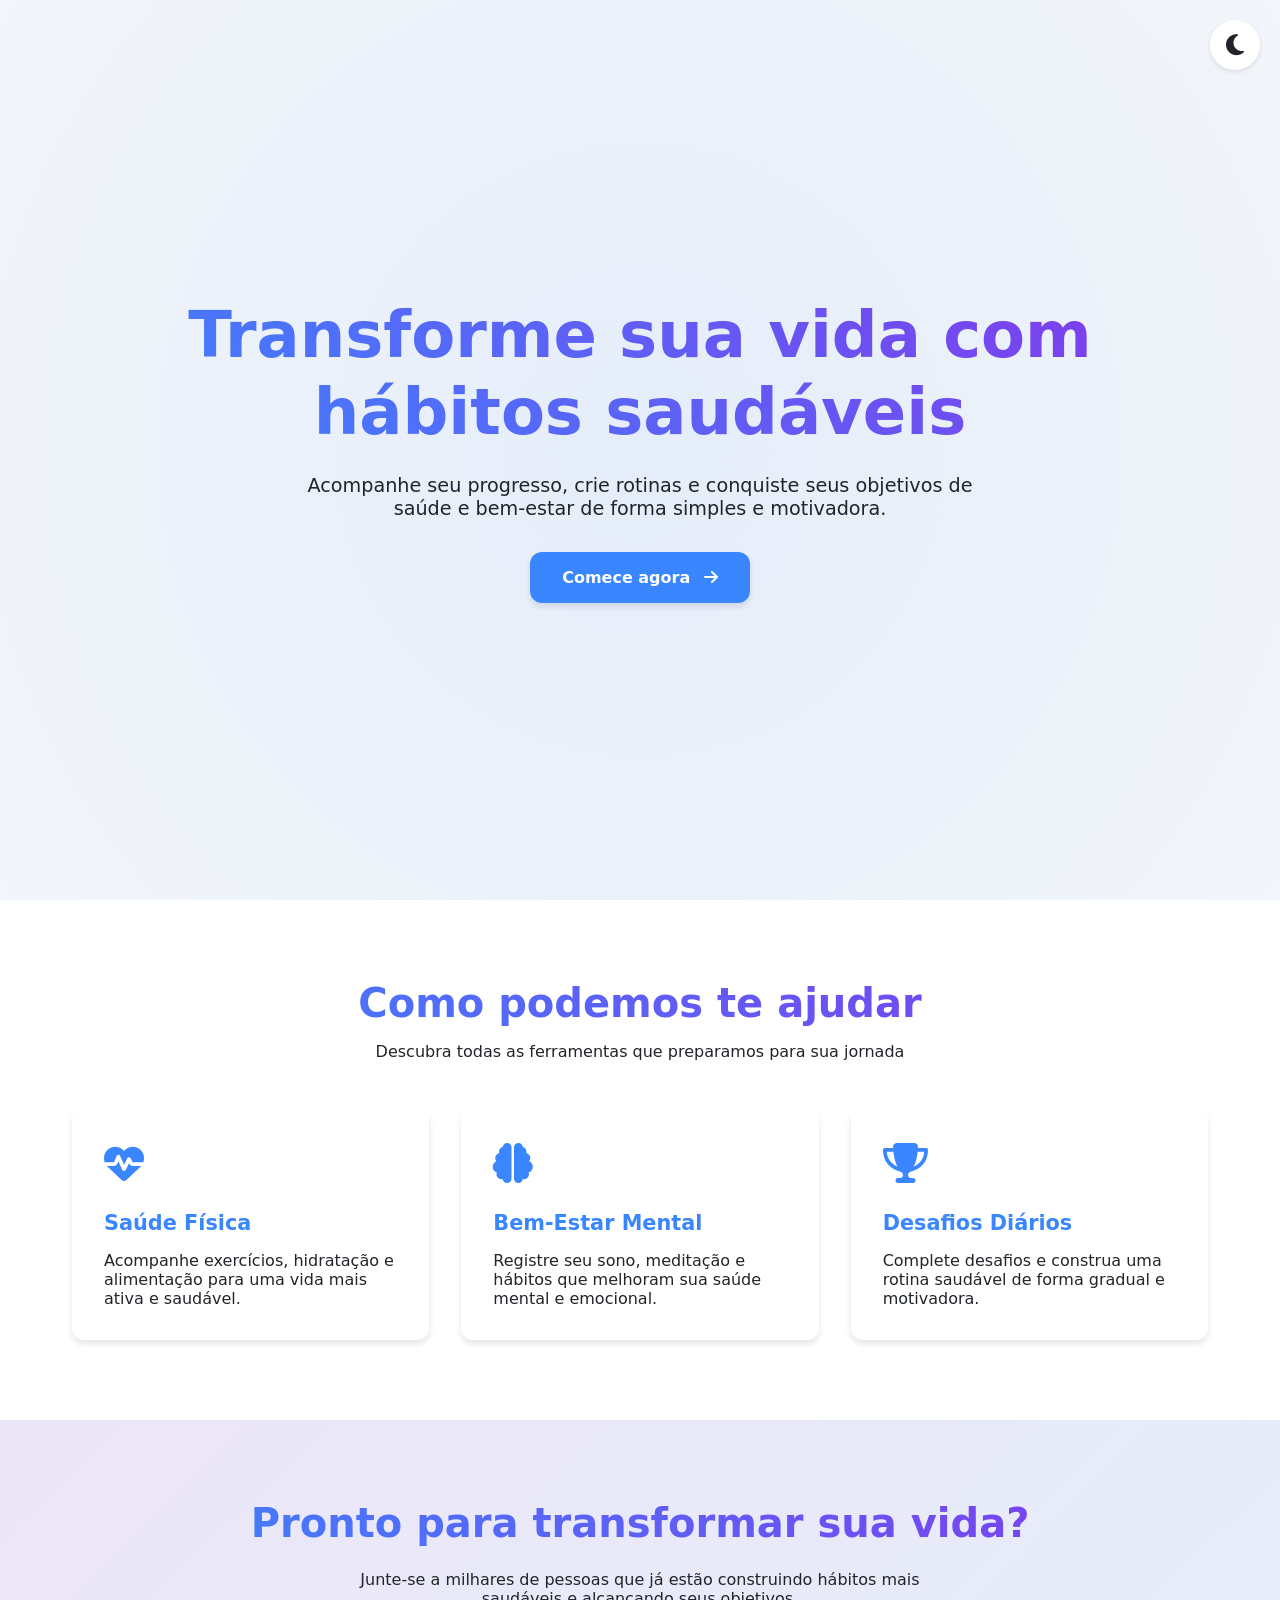
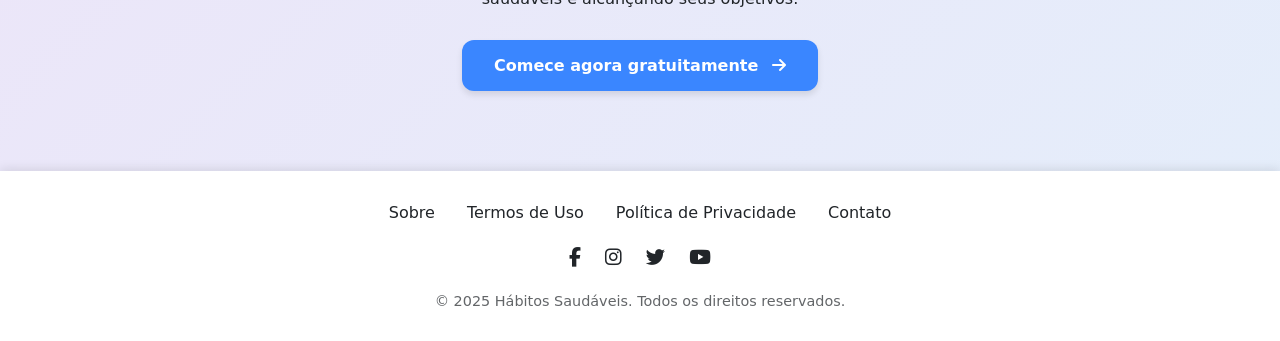
<file: sites/habitos/inicio.html>
<!DOCTYPE html>
<html lang="pt-BR">
  <head>
    <meta charset="UTF-8" />
    <meta name="viewport" content="width=device-width, initial-scale=1.0" />
    <title>Hábitos Saudáveis | Transforme sua vida</title>
    <link rel="icon" type="image/x-icon" href="data:image/svg+xml,<svg xmlns=%22http://www.w3.org/2000/svg%22 viewBox=%220 0 100 100%22><text y=%22.9em%22 font-size=%2290%22>🌿</text></svg>">
    <link
      rel="stylesheet"
      href="https://cdnjs.cloudflare.com/ajax/libs/font-awesome/6.4.0/css/all.min.css"
    />
    <style>
      :root {
        --primary: #3a86ff;
        --primary-dark: #2667cc;
        --secondary: #8338ec;
        --background: #f8f9fa;
        --text: #212529;
        --card-bg: #ffffff;
        --shadow: rgba(0, 0, 0, 0.1);
        --transition: all 0.3s ease;
        --border-radius: 12px;
      }

      .dark-mode {
        --primary: #4cc9f0;
        --primary-dark: #3aa8cc;
        --secondary: #7209b7;
        --background: #121212;
        --text: #f8f9fa;
        --card-bg: #1e1e1e;
        --shadow: rgba(0, 0, 0, 0.3);
      }

      * {
        margin: 0;
        padding: 0;
        box-sizing: border-box;
        font-family: "Segoe UI", system-ui, -apple-system, sans-serif;
      }

      body {
        background-color: var(--background);
        color: var(--text);
        font-family: "Segoe UI", system-ui, -apple-system, sans-serif;
        min-height: 100vh;
        overflow-x: hidden;
        transition: var(--transition);
      }

      .container {
        width: 100%;
        max-width: 1200px;
        margin: 0 auto;
        padding: 0 2rem;
      }

      .theme-toggle {
        position: fixed;
        top: 20px;
        right: 20px;
        background: var(--card-bg);
        border: none;
        color: var(--text);
        font-size: 1.5rem;
        cursor: pointer;
        transition: var(--transition);
        padding: 0.5rem;
        border-radius: 50%;
        box-shadow: 0 2px 5px var(--shadow);
        z-index: 100;
        width: 50px;
        height: 50px;
        display: flex;
        align-items: center;
        justify-content: center;
      }

      .theme-toggle:hover {
        transform: rotate(30deg);
      }

      /* Hero Section */
      .hero {
        min-height: 100vh;
        display: flex;
        flex-direction: column;
        justify-content: center;
        align-items: center;
        text-align: center;
        padding: 4rem 0;
        position: relative;
        overflow: hidden;
      }

      .hero::before {
        content: "";
        position: absolute;
        top: -50%;
        left: -50%;
        width: 200%;
        height: 200%;
        background: radial-gradient(
          circle,
          rgba(58, 134, 255, 0.1) 0%,
          rgba(255, 255, 255, 0) 70%
        );
        z-index: -1;
        animation: pulse 15s infinite alternate;
      }

      .hero h1 {
        font-size: clamp(2.5rem, 6vw, 4rem);
        margin-bottom: 1.5rem;
        background: linear-gradient(45deg, var(--primary), var(--secondary));
        -webkit-background-clip: text;
        background-clip: text;
        color: transparent;
        line-height: 1.2;
        opacity: 0;
        transform: translateY(30px);
        animation: fadeInUp 1s ease-out 0.3s forwards;
      }

      .hero p {
        font-size: clamp(1rem, 2vw, 1.2rem);
        max-width: 700px;
        margin: 0 auto 2rem;
        opacity: 0;
        transform: translateY(30px);
        animation: fadeInUp 1s ease-out 0.6s forwards;
      }

      .btn {
        display: inline-block;
        padding: 1rem 2rem;
        background-color: var(--primary);
        color: white;
        border-radius: var(--border-radius);
        font-weight: 600;
        text-decoration: none;
        transition: var(--transition);
        box-shadow: 0 4px 6px var(--shadow);
        border: none;
        cursor: pointer;
        font-size: 1rem;
        opacity: 0;
        transform: translateY(30px);
        animation: fadeInUp 1s ease-out 0.9s forwards;
      }

      .btn:hover {
        background-color: var(--primary-dark);
        transform: translateY(-3px) scale(1.02);
        box-shadow: 0 6px 12px var(--shadow);
      }

      .btn i {
        margin-left: 0.5rem;
      }

      /* Features Section */
      .features {
        padding: 5rem 0;
        background-color: var(--card-bg);
        position: relative;
      }

      .features::before {
        content: "";
        position: absolute;
        top: 0;
        left: 0;
        width: 100%;
        height: 100%;
        background: linear-gradient(
          135deg,
          rgba(131, 56, 236, 0.05) 0%,
          rgba(58, 134, 255, 0.05) 100%
        );
        z-index: -1;
      }

      .section-title {
        text-align: center;
        margin-bottom: 3rem;
        opacity: 0;
        transform: translateY(30px);
        animation: fadeInUp 1s ease-out forwards;
      }

      .section-title h2 {
        font-size: clamp(1.8rem, 4vw, 2.5rem);
        background: linear-gradient(45deg, var(--primary), var(--secondary));
        -webkit-background-clip: text;
        background-clip: text;
        color: transparent;
        margin-bottom: 1rem;
      }

      .features-grid {
        display: grid;
        grid-template-columns: repeat(auto-fit, minmax(300px, 1fr));
        gap: 2rem;
      }

      .feature-card {
        background-color: var(--card-bg);
        border-radius: var(--border-radius);
        padding: 2rem;
        box-shadow: 0 4px 6px var(--shadow);
        transition: var(--transition);
        opacity: 0;
        transform: translateY(30px);
      }

      .feature-card:nth-child(1) {
        animation: fadeInUp 1s ease-out 0.3s forwards;
      }
      .feature-card:nth-child(2) {
        animation: fadeInUp 1s ease-out 0.6s forwards;
      }
      .feature-card:nth-child(3) {
        animation: fadeInUp 1s ease-out 0.9s forwards;
      }

      .feature-card:hover {
        transform: translateY(-10px) scale(1.02);
        box-shadow: 0 8px 15px var(--shadow);
      }

      .feature-icon {
        font-size: 2.5rem;
        margin-bottom: 1.5rem;
        color: var(--primary);
      }

      .feature-card h3 {
        font-size: 1.3rem;
        margin-bottom: 1rem;
        color: var(--primary);
      }

      /* Testimonials */
      .testimonials {
        padding: 5rem 0;
        text-align: center;
      }

      .testimonial-card {
        max-width: 600px;
        margin: 0 auto;
        background-color: var(--card-bg);
        padding: 2rem;
        border-radius: var(--border-radius);
        box-shadow: 0 4px 6px var(--shadow);
        opacity: 0;
        transform: translateY(30px);
        animation: fadeInUp 1s ease-out 0.6s forwards;
      }

      .testimonial-text {
        font-style: italic;
        margin-bottom: 1.5rem;
        font-size: 1.1rem;
        line-height: 1.6;
      }

      .testimonial-author {
        font-weight: 600;
        color: var(--primary);
      }

      /* CTA Section */
      .cta {
        padding: 5rem 0;
        text-align: center;
        background: linear-gradient(
          135deg,
          rgba(131, 56, 236, 0.1) 0%,
          rgba(58, 134, 255, 0.1) 100%
        );
      }

      .cta h2 {
        font-size: clamp(1.8rem, 4vw, 2.5rem);
        background: linear-gradient(45deg, var(--primary), var(--secondary));
        -webkit-background-clip: text;
        background-clip: text;
        color: transparent;
        margin-bottom: 1.5rem;
        opacity: 0;
        transform: translateY(30px);
        animation: fadeInUp 1s ease-out 0.3s forwards;
      }

      .cta p {
        max-width: 600px;
        margin: 0 auto 2rem;
        opacity: 0;
        transform: translateY(30px);
        animation: fadeInUp 1s ease-out 0.6s forwards;
      }

      .cta .btn {
        opacity: 0;
        transform: translateY(30px);
        animation: fadeInUp 1s ease-out 0.9s forwards;
      }

      /* Footer */
      footer {
        background-color: var(--card-bg);
        padding: 2rem 0;
        text-align: center;
        box-shadow: 0 -2px 10px var(--shadow);
      }

      .footer-links {
        display: flex;
        justify-content: center;
        gap: 2rem;
        margin-bottom: 1.5rem;
      }

      .footer-links a {
        color: var(--text);
        text-decoration: none;
        transition: var(--transition);
      }

      .footer-links a:hover {
        color: var(--primary);
      }

      .social-links {
        display: flex;
        justify-content: center;
        gap: 1.5rem;
        margin-bottom: 1.5rem;
      }

      .social-links a {
        color: var(--text);
        font-size: 1.2rem;
        transition: var(--transition);
      }

      .social-links a:hover {
        color: var(--primary);
        transform: translateY(-3px);
      }

      .copyright {
        font-size: 0.9rem;
        opacity: 0.7;
      }

      /* Animations */
      @keyframes fadeInUp {
        from {
          opacity: 0;
          transform: translateY(30px);
        }
        to {
          opacity: 1;
          transform: translateY(0);
        }
      }

      @keyframes pulse {
        0% {
          transform: scale(1);
          opacity: 0.3;
        }
        50% {
          transform: scale(1.1);
          opacity: 0.5;
        }
        100% {
          transform: scale(1);
          opacity: 0.3;
        }
      }

      @keyframes float {
        0%,
        100% {
          transform: translateY(0);
        }
        50% {
          transform: translateY(-20px);
        }
      }

      .floating {
        animation: float 6s ease-in-out infinite;
      }

      /* Responsive */
      @media (max-width: 768px) {
        .container {
          padding: 0 1rem;
        }

        .hero {
          padding: 2rem 0;
        }

        .features-grid {
          grid-template-columns: 1fr;
        }

        .footer-links {
          flex-direction: column;
          gap: 1rem;
        }
      }
    </style>
  </head>
  <body>
    <button class="theme-toggle" aria-label="Alterar tema">
      <i class="fas fa-moon"></i>
    </button>

    <!-- Hero Section -->
    <section class="hero">
      <div class="container">
        <h1>Transforme sua vida com hábitos saudáveis</h1>
        <p>
          Acompanhe seu progresso, crie rotinas e conquiste seus objetivos de
          saúde e bem-estar de forma simples e motivadora.
        </p>
        <a href="home.html" class="btn"
          >Comece agora <i class="fas fa-arrow-right"></i
        ></a>
      </div>
    </section>

    <!-- Features Section -->
    <section class="features">
      <div class="container">
        <div class="section-title">
          <h2>Como podemos te ajudar</h2>
          <p>Descubra todas as ferramentas que preparamos para sua jornada</p>
        </div>

        <div class="features-grid">
          <div class="feature-card">
            <div class="feature-icon">
              <i class="fas fa-heartbeat floating"></i>
            </div>
            <h3>Saúde Física</h3>
            <p>
              Acompanhe exercícios, hidratação e alimentação para uma vida mais
              ativa e saudável.
            </p>
          </div>

          <div class="feature-card">
            <div class="feature-icon">
              <i class="fas fa-brain floating"></i>
            </div>
            <h3>Bem-Estar Mental</h3>
            <p>
              Registre seu sono, meditação e hábitos que melhoram sua saúde
              mental e emocional.
            </p>
          </div>

          <div class="feature-card">
            <div class="feature-icon">
              <i class="fas fa-trophy floating"></i>
            </div>
            <h3>Desafios Diários</h3>
            <p>
              Complete desafios e construa uma rotina saudável de forma gradual
              e motivadora.
            </p>
          </div>
        </div>
      </div>
    </section>

    <!-- CTA Section -->
    <section class="cta">
      <div class="container">
        <h2>Pronto para transformar sua vida?</h2>
        <p>
          Junte-se a milhares de pessoas que já estão construindo hábitos mais
          saudáveis e alcançando seus objetivos.
        </p>
        <a href="home.html" class="btn"
          >Comece agora gratuitamente <i class="fas fa-arrow-right"></i
        ></a>
      </div>
    </section>

    <!-- Footer -->
    <footer>
      <div class="container">
        <div class="footer-links">
          <a href="#">Sobre</a>
          <a href="#">Termos de Uso</a>
          <a href="#">Política de Privacidade</a>
          <a href="#">Contato</a>
        </div>

        <div class="social-links">
          <a href="#"><i class="fab fa-facebook-f"></i></a>
          <a href="#"><i class="fab fa-instagram"></i></a>
          <a href="#"><i class="fab fa-twitter"></i></a>
          <a href="#"><i class="fab fa-youtube"></i></a>
        </div>

        <p class="copyright">
          © 2025 Hábitos Saudáveis. Todos os direitos reservados.
        </p>
      </div>
    </footer>

    <script>
      // Sistema de modo claro/escuro
      const themeToggle = document.querySelector(".theme-toggle");
      const icon = themeToggle.querySelector("i");

      // Verifica preferência do usuário
      const prefersDark = window.matchMedia(
        "(prefers-color-scheme: dark)"
      ).matches;
      const savedTheme = localStorage.getItem("theme");

      if (savedTheme === "dark" || (!savedTheme && prefersDark)) {
        document.body.classList.add("dark-mode");
        icon.classList.replace("fa-moon", "fa-sun");
      }

      themeToggle.addEventListener("click", () => {
        document.body.classList.toggle("dark-mode");

        if (document.body.classList.contains("dark-mode")) {
          icon.classList.replace("fa-moon", "fa-sun");
          localStorage.setItem("theme", "dark");
        } else {
          icon.classList.replace("fa-sun", "fa-moon");
          localStorage.setItem("theme", "light");
        }
      });

      // Animar elementos quando entram na viewport
      const animateOnScroll = () => {
        const elements = document.querySelectorAll(
          ".feature-card, .section-title, .testimonial-card, .cta h2, .cta p, .cta .btn"
        );

        elements.forEach((element) => {
          const elementPosition = element.getBoundingClientRect().top;
          const screenPosition = window.innerHeight / 1.3;

          if (elementPosition < screenPosition) {
            const animation = element.style.animation;
            if (!animation || animation.includes("fadeInUp")) {
              element.style.animation = `fadeInUp 1s ease-out forwards`;
            }
          }
        });
      };

      window.addEventListener("scroll", animateOnScroll);
      window.addEventListener("load", animateOnScroll);
    </script>
  </body>
</html>
</file>
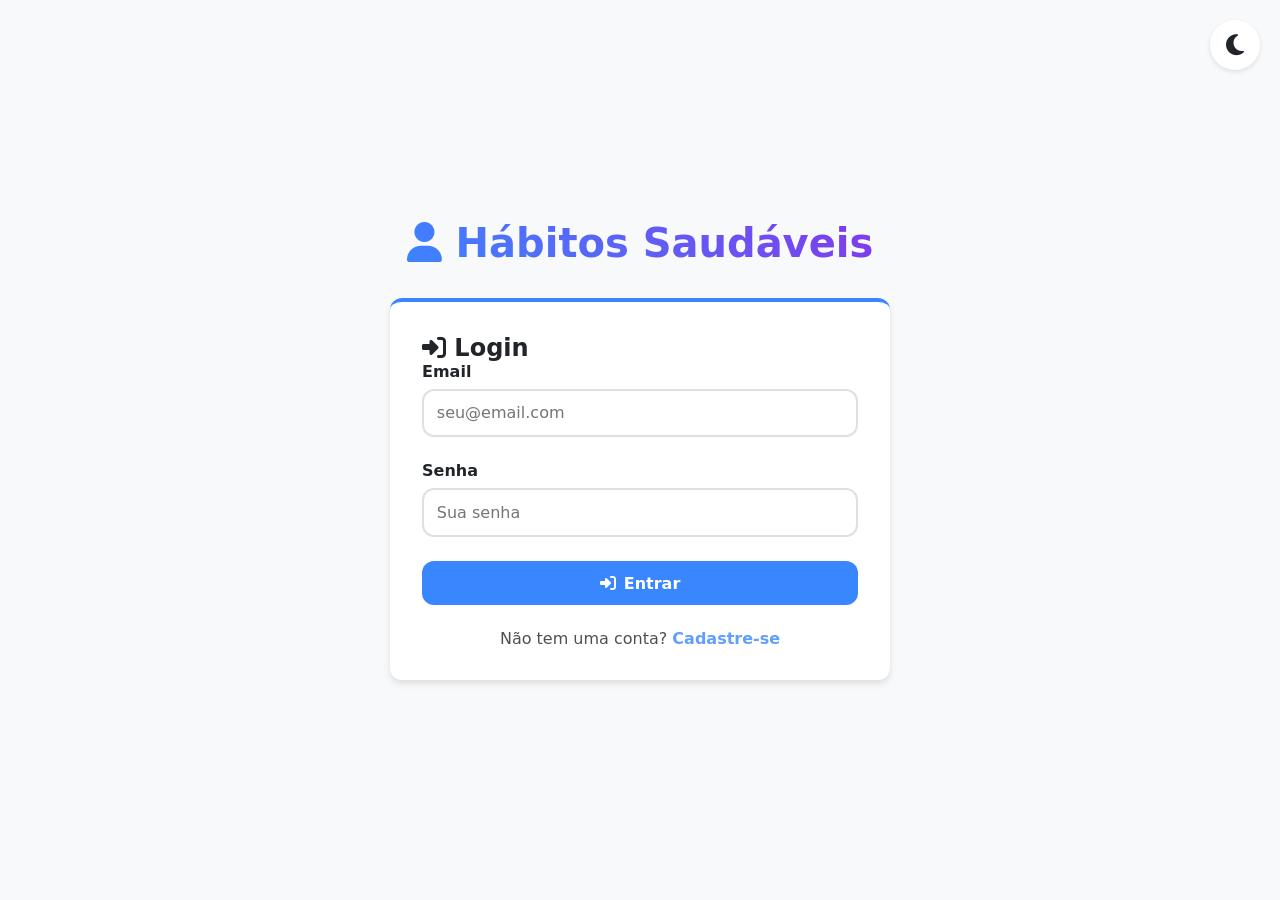
<file: sites/habitos/login.html>
<!DOCTYPE html>
<html lang="pt-BR">
<head>
  <meta charset="UTF-8">
  <meta name="viewport" content="width=device-width, initial-scale=1.0">
  <title>Hábitos Saudáveis | Login</title>
  <link rel="icon" type="image/x-icon" href="data:image/svg+xml,<svg xmlns=%22http://www.w3.org/2000/svg%22 viewBox=%220 0 100 100%22><text y=%22.9em%22 font-size=%2290%22>🌿</text></svg>">
  <link rel="stylesheet" href="https://cdnjs.cloudflare.com/ajax/libs/font-awesome/6.4.0/css/all.min.css">
  <style>
    :root {
      --primary: #3a86ff;
      --primary-dark: #2667cc;
      --secondary: #8338ec;
      --background: #f8f9fa;
      --text: #212529;
      --card-bg: #ffffff;
      --shadow: rgba(0, 0, 0, 0.1);
      --transition: all 0.3s ease;
      --border-radius: 12px;
      --success: #2ecc71;
      --warning: #e74c3c;
    }

    .dark-mode {
      --primary: #4cc9f0;
      --primary-dark: #3aa8cc;
      --secondary: #7209b7;
      --background: #121212;
      --text: #f8f9fa;
      --card-bg: #1e1e1e;
      --shadow: rgba(0, 0, 0, 0.3);
    }

    * {
      margin: 0;
      padding: 0;
      box-sizing: border-box;
      font-family: 'Segoe UI', system-ui, -apple-system, sans-serif;
    }

    body {
      background-color: var(--background);
      color: var(--text);
      min-height: 100vh;
      display: flex;
      align-items: center;
      justify-content: center;
      padding: 2rem;
      transition: var(--transition);
    }

    .container {
      width: 100%;
      max-width: 500px;
      margin: 0 auto;
    }

    .theme-toggle {
      position: fixed;
      top: 20px;
      right: 20px;
      background: var(--card-bg);
      border: none;
      color: var(--text);
      font-size: 1.5rem;
      cursor: pointer;
      transition: var(--transition);
      padding: 0.5rem;
      border-radius: 50%;
      box-shadow: 0 2px 5px var(--shadow);
      z-index: 100;
      width: 50px;
      height: 50px;
      display: flex;
      align-items: center;
      justify-content: center;
    }

    .theme-toggle:hover {
      transform: rotate(30deg);
    }

    h1 {
      color: var(--primary);
      font-size: clamp(1.8rem, 4vw, 2.5rem);
      margin-bottom: 2rem;
      text-align: center;
      background: linear-gradient(45deg, var(--primary), var(--secondary));
      -webkit-background-clip: text;
      background-clip: text;
      color: transparent;
    }

    .auth-card {
      background-color: var(--card-bg);
      border-radius: var(--border-radius);
      padding: 2rem;
      box-shadow: 0 4px 6px var(--shadow);
      transition: var(--transition);
      border-top: 4px solid var(--primary);
    }

    .auth-card:hover {
      transform: translateY(-5px);
      box-shadow: 0 8px 15px var(--shadow);
    }

    .form-group {
      margin-bottom: 1.5rem;
    }

    label {
      display: block;
      margin-bottom: 0.5rem;
      color: var(--text);
      font-weight: 600;
    }

    input {
      width: 100%;
      padding: 0.8rem;
      border-radius: var(--border-radius);
      border: 2px solid #e0e0e0;
      font-size: 1rem;
      transition: var(--transition);
      background-color: var(--card-bg);
      color: var(--text);
    }

    input:focus {
      outline: none;
      border-color: var(--primary);
      box-shadow: 0 0 0 3px rgba(58, 134, 255, 0.2);
    }

    .btn {
      padding: 0.8rem 1.5rem;
      border: none;
      border-radius: var(--border-radius);
      font-weight: 600;
      cursor: pointer;
      transition: var(--transition);
      display: inline-flex;
      align-items: center;
      justify-content: center;
      gap: 0.5rem;
      width: 100%;
      font-size: 1rem;
    }

    .btn-primary {
      background-color: var(--primary);
      color: white;
    }

    .btn-primary:hover {
      background-color: var(--primary-dark);
      transform: translateY(-2px);
      box-shadow: 0 4px 8px var(--shadow);
    }

    .btn-secondary {
      background-color: #f1f1f1;
      color: var(--text);
      margin-top: 1rem;
    }

    .dark-mode .btn-secondary {
      background-color: #2d2d2d;
    }

    .btn-secondary:hover {
      background-color: #e0e0e0;
    }

    .dark-mode .btn-secondary:hover {
      background-color: #3d3d3d;
    }

    .auth-toggle {
      text-align: center;
      margin-top: 1.5rem;
      color: var(--text);
      opacity: 0.8;
    }

    .auth-toggle a {
      color: var(--primary);
      text-decoration: none;
      font-weight: 600;
      cursor: pointer;
    }

    .auth-toggle a:hover {
      text-decoration: underline;
    }

    .error-message {
      color: var(--warning);
      margin-top: 0.5rem;
      font-size: 0.9rem;
      display: none;
    }

    @keyframes fadeIn {
      from { opacity: 0; }
      to { opacity: 1; }
    }
  </style>
</head>

<body>
  <button class="theme-toggle" aria-label="Alterar tema">
    <i class="fas fa-moon"></i>
  </button>

  <div class="container">
    <h1><i class="fas fa-user"></i> Hábitos Saudáveis</h1>
    
    <div class="auth-card" id="login-card">
      <h2><i class="fas fa-sign-in-alt"></i> Login</h2>
      <div class="form-group">
        <label for="login-email">Email</label>
        <input type="email" id="login-email" placeholder="seu@email.com">
      </div>
      <div class="form-group">
        <label for="login-senha">Senha</label>
        <input type="password" id="login-senha" placeholder="Sua senha">
        <div class="error-message" id="login-error"></div>
      </div>
      <button class="btn btn-primary" id="btn-login">
        <i class="fas fa-sign-in-alt"></i> Entrar
      </button>
      <div class="auth-toggle">
        Não tem uma conta? <a id="toggle-cadastro">Cadastre-se</a>
      </div>
    </div>

    <div class="auth-card" id="cadastro-card" style="display: none;">
      <h2><i class="fas fa-user-plus"></i> Cadastro</h2>
      <div class="form-group">
        <label for="cadastro-nome">Nome</label>
        <input type="text" id="cadastro-nome" placeholder="Seu nome completo">
      </div>
      <div class="form-group">
        <label for="cadastro-email">Email</label>
        <input type="email" id="cadastro-email" placeholder="seu@email.com">
      </div>
      <div class="form-group">
        <label for="cadastro-senha">Senha</label>
        <input type="password" id="cadastro-senha" placeholder="Crie uma senha">
      </div>
      <div class="form-group">
        <label for="cadastro-confirmar">Confirmar Senha</label>
        <input type="password" id="cadastro-confirmar" placeholder="Confirme sua senha">
        <div class="error-message" id="cadastro-error"></div>
      </div>
      <button class="btn btn-primary" id="btn-cadastro">
        <i class="fas fa-user-plus"></i> Cadastrar
      </button>
      <div class="auth-toggle">
        Já tem uma conta? <a id="toggle-login">Faça login</a>
      </div>
    </div>
  </div>

  <script>
    // Sistema de modo claro/escuro
    const themeToggle = document.querySelector('.theme-toggle');
    const icon = themeToggle.querySelector('i');
    
    // Verifica preferência do usuário
    const prefersDark = window.matchMedia('(prefers-color-scheme: dark)').matches;
    const savedTheme = localStorage.getItem('theme');
    
    if (savedTheme === 'dark' || (!savedTheme && prefersDark)) {
      document.body.classList.add('dark-mode');
      icon.classList.replace('fa-moon', 'fa-sun');
    }
    
    themeToggle.addEventListener('click', () => {
      document.body.classList.toggle('dark-mode');
      
      if (document.body.classList.contains('dark-mode')) {
        icon.classList.replace('fa-moon', 'fa-sun');
        localStorage.setItem('theme', 'dark');
      } else {
        icon.classList.replace('fa-sun', 'fa-moon');
        localStorage.setItem('theme', 'light');
      }
    });

    // Alternar entre login e cadastro
    document.getElementById('toggle-cadastro').addEventListener('click', () => {
      document.getElementById('login-card').style.display = 'none';
      document.getElementById('cadastro-card').style.display = 'block';
    });

    document.getElementById('toggle-login').addEventListener('click', () => {
      document.getElementById('cadastro-card').style.display = 'none';
      document.getElementById('login-card').style.display = 'block';
    });

    // Função para validar email
    function validarEmail(email) {
      const re = /^[^\s@]+@[^\s@]+\.[^\s@]+$/;
      return re.test(email);
    }

    // Função para verificar se usuário está logado
    function verificarLogin() {
      const usuario = localStorage.getItem('usuarioLogado');
      if (usuario) {
        window.location.href = 'home.html';
      }
    }

    // Verificar login ao carregar a página
    verificarLogin();

    // Cadastro de usuário
    document.getElementById('btn-cadastro').addEventListener('click', () => {
      const nome = document.getElementById('cadastro-nome').value.trim();
      const email = document.getElementById('cadastro-email').value.trim();
      const senha = document.getElementById('cadastro-senha').value;
      const confirmar = document.getElementById('cadastro-confirmar').value;
      const errorElement = document.getElementById('cadastro-error');

      // Validações
      if (!nome || !email || !senha || !confirmar) {
        errorElement.textContent = 'Por favor, preencha todos os campos.';
        errorElement.style.display = 'block';
        return;
      }

      if (!validarEmail(email)) {
        errorElement.textContent = 'Por favor, insira um email válido.';
        errorElement.style.display = 'block';
        return;
      }

      if (senha.length < 6) {
        errorElement.textContent = 'A senha deve ter pelo menos 6 caracteres.';
        errorElement.style.display = 'block';
        return;
      }

      if (senha !== confirmar) {
        errorElement.textContent = 'As senhas não coincidem.';
        errorElement.style.display = 'block';
        return;
      }

      // Verificar se usuário já existe
      const usuarios = JSON.parse(localStorage.getItem('usuarios')) || [];
      const usuarioExistente = usuarios.find(u => u.email === email);

      if (usuarioExistente) {
        errorElement.textContent = 'Este email já está cadastrado.';
        errorElement.style.display = 'block';
        return;
      }

      // Criar novo usuário
      const novoUsuario = {
        id: Date.now().toString(),
        nome,
        email,
        senha,
        dataCadastro: new Date().toISOString(),
        habitos: []
      };

      usuarios.push(novoUsuario);
      localStorage.setItem('usuarios', JSON.stringify(usuarios));

      // Logar automaticamente
      localStorage.setItem('usuarioLogado', JSON.stringify(novoUsuario));
      window.location.href = 'home.html';
    });

    // Login de usuário
    document.getElementById('btn-login').addEventListener('click', () => {
      const email = document.getElementById('login-email').value.trim();
      const senha = document.getElementById('login-senha').value;
      const errorElement = document.getElementById('login-error');

      // Validações
      if (!email || !senha) {
        errorElement.textContent = 'Por favor, preencha todos os campos.';
        errorElement.style.display = 'block';
        return;
      }

      if (!validarEmail(email)) {
        errorElement.textContent = 'Por favor, insira um email válido.';
        errorElement.style.display = 'block';
        return;
      }

      // Verificar credenciais
      const usuarios = JSON.parse(localStorage.getItem('usuarios')) || [];
      const usuario = usuarios.find(u => u.email === email && u.senha === senha);

      if (!usuario) {
        errorElement.textContent = 'Email ou senha incorretos.';
        errorElement.style.display = 'block';
        return;
      }

      // Logar usuário
      localStorage.setItem('usuarioLogado', JSON.stringify(usuario));
      window.location.href = 'index.html';
    });

    // Permitir login com Enter
    document.getElementById('login-senha').addEventListener('keypress', (e) => {
      if (e.key === 'Enter') {
        document.getElementById('btn-login').click();
      }
    });

    document.getElementById('cadastro-confirmar').addEventListener('keypress', (e) => {
      if (e.key === 'Enter') {
        document.getElementById('btn-cadastro').click();
      }
    });
  </script>
</body>
</html>
</file>
<file: styles/styles.css>
:root {
  --bg: #0a0f1c;
  --bg-alt: #0d1426;
  --surface: #111a2e;
  --surface-2: #16223b;
  --border: rgba(148, 163, 184, 0.14);
  --border-strong: rgba(148, 163, 184, 0.28);
  --text: #e6eaf2;
  --muted: #94a3b8;
  --accent: #60a5fa;
  --accent-2: #22d3ee;
  --gradient: linear-gradient(135deg, #60a5fa 0%, #22d3ee 100%);
  --radius: 16px;
  --radius-sm: 10px;
  --shadow: 0 20px 45px -20px rgba(0, 0, 0, 0.6);
  --max: 1160px;
  --font: 'Inter', system-ui, -apple-system, 'Segoe UI', Roboto, sans-serif;
  --mono: 'JetBrains Mono', ui-monospace, 'SFMono-Regular', Menlo, monospace;
  /* usadas pelos estilos injetados no script.js */
  --card: var(--surface);
  --primary: var(--accent);
  --text-light: var(--muted);
}

*, *::before, *::after { box-sizing: border-box; margin: 0; padding: 0; }
html { scroll-behavior: smooth; scroll-padding-top: 80px; }
body {
  font-family: var(--font);
  background: var(--bg);
  color: var(--text);
  line-height: 1.65;
  -webkit-font-smoothing: antialiased;
  overflow-x: hidden;
}
a { color: inherit; text-decoration: none; }
img, iframe { display: block; max-width: 100%; }
.hero-grid > *, .about-grid > *, .contact-grid > * { min-width: 0; }
.container { width: 100%; max-width: var(--max); margin: 0 auto; padding: 0 24px; }

/* ---------- Cabeçalho ---------- */
.header {
  position: fixed; inset: 0 0 auto 0; z-index: 1000;
  background: rgba(10, 15, 28, 0.72);
  backdrop-filter: saturate(160%) blur(14px);
  -webkit-backdrop-filter: saturate(160%) blur(14px);
  border-bottom: 1px solid var(--border);
}
.nav { max-width: var(--max); margin: 0 auto; padding: 0 24px; height: 68px; display: flex; align-items: center; justify-content: space-between; }
.nav-brand { display: flex; align-items: center; gap: 10px; font-weight: 700; letter-spacing: -0.01em; }
.brand-mark {
  width: 34px; height: 34px; border-radius: 9px; display: grid; place-items: center;
  background: var(--gradient); color: #0a0f1c; font-family: var(--mono); font-size: 0.85rem; font-weight: 700;
}
.nav-menu { display: flex; align-items: center; gap: 4px; list-style: none; }
.nav-link { padding: 8px 14px; border-radius: 8px; font-size: 0.93rem; color: var(--muted); transition: color .2s, background .2s; }
.nav-link:hover { color: var(--text); background: rgba(148, 163, 184, 0.08); }
.nav-link.active { color: var(--text); }
.nav-cta { margin-left: 8px; }
.hamburger { display: none; flex-direction: column; gap: 5px; cursor: pointer; padding: 8px; background: none; border: 0; }
.hamburger span { width: 22px; height: 2px; background: var(--text); border-radius: 2px; transition: .3s; }
.hamburger.active span:nth-child(1) { transform: translateY(7px) rotate(45deg); }
.hamburger.active span:nth-child(2) { opacity: 0; }
.hamburger.active span:nth-child(3) { transform: translateY(-7px) rotate(-45deg); }

/* ---------- Botões ---------- */
.btn {
  display: inline-flex; align-items: center; gap: 8px; padding: 12px 22px; border-radius: 10px;
  font-weight: 600; font-size: 0.95rem; border: 1px solid transparent; cursor: pointer;
  transition: transform .2s, box-shadow .2s, background .2s, border-color .2s; font-family: inherit;
}
.btn:hover { transform: translateY(-2px); }
.btn-primary { background: var(--gradient); color: #06101f; box-shadow: 0 10px 30px -10px rgba(96, 165, 250, 0.6); }
.btn-secondary { background: transparent; color: var(--text); border-color: var(--border-strong); }
.btn-secondary:hover { border-color: var(--accent); background: rgba(96, 165, 250, 0.06); }
.btn-sm { padding: 8px 14px; font-size: 0.85rem; border-radius: 8px; }

/* ---------- Hero ---------- */
.hero { position: relative; padding: 150px 0 90px; overflow: hidden; }
.hero::before {
  content: ''; position: absolute; inset: -20% -10% auto auto; width: 720px; height: 720px;
  background: radial-gradient(circle, rgba(96, 165, 250, 0.18), transparent 60%); pointer-events: none;
}
.hero::after {
  content: ''; position: absolute; inset: 0; pointer-events: none; opacity: .35;
  background-image: linear-gradient(var(--border) 1px, transparent 1px), linear-gradient(90deg, var(--border) 1px, transparent 1px);
  background-size: 56px 56px; mask-image: radial-gradient(ellipse at 30% 20%, #000 20%, transparent 70%);
  -webkit-mask-image: radial-gradient(ellipse at 30% 20%, #000 20%, transparent 70%);
}
.hero-grid { position: relative; z-index: 1; display: grid; grid-template-columns: minmax(0, 1.15fr) minmax(0, 1fr); gap: 56px; align-items: center; }
.status-badge {
  display: inline-flex; align-items: center; gap: 8px; padding: 6px 14px; border-radius: 999px;
  background: rgba(34, 211, 238, 0.08); border: 1px solid rgba(34, 211, 238, 0.25); color: #a5f3fc; font-size: 0.85rem; margin-bottom: 22px;
}
.status-dot { width: 8px; height: 8px; border-radius: 50%; background: #34d399; box-shadow: 0 0 0 4px rgba(52, 211, 153, 0.2); }
.hero-title { font-size: clamp(2.4rem, 5vw, 3.6rem); line-height: 1.08; letter-spacing: -0.03em; font-weight: 800; }
.gradient-text { background: var(--gradient); -webkit-background-clip: text; background-clip: text; color: transparent; }
.hero-subtitle { margin-top: 14px; font-size: clamp(1.1rem, 2vw, 1.3rem); color: var(--text); font-weight: 500; }
.hero-description { margin-top: 18px; color: var(--muted); font-size: 1.05rem; max-width: 560px; }
.hero-buttons { display: flex; flex-wrap: wrap; gap: 12px; margin-top: 30px; }
.hero-social { display: flex; gap: 10px; margin-top: 28px; }
.hero-social a {
  width: 42px; height: 42px; border-radius: 10px; display: grid; place-items: center; font-size: 1.15rem;
  border: 1px solid var(--border); color: var(--muted); transition: .2s;
}
.hero-social a:hover { color: var(--text); border-color: var(--accent); transform: translateY(-2px); }

.code-window { background: #0c1324; border: 1px solid var(--border-strong); border-radius: var(--radius); box-shadow: var(--shadow); overflow: hidden; }
.code-header { display: flex; align-items: center; gap: 8px; padding: 12px 16px; border-bottom: 1px solid var(--border); background: rgba(148, 163, 184, 0.04); }
.code-header span { width: 11px; height: 11px; border-radius: 50%; }
.code-header span:nth-child(1) { background: #f87171; }
.code-header span:nth-child(2) { background: #fbbf24; }
.code-header span:nth-child(3) { background: #34d399; }
.code-header p { margin-left: auto; font-family: var(--mono); font-size: 0.78rem; color: var(--muted); }
.code-body { padding: 22px 22px 26px; font-family: var(--mono); font-size: 0.88rem; line-height: 1.85; color: #cbd5e1; overflow-x: auto; white-space: pre; }
.c-key { color: #c084fc; } .c-var { color: #7dd3fc; } .c-str { color: #86efac; } .c-fn { color: #fcd34d; } .c-com { color: #64748b; }

.hero-stats { position: relative; z-index: 1; display: grid; grid-template-columns: repeat(3, 1fr); gap: 16px; margin-top: 70px; }
.stat-item { padding: 22px 24px; border-radius: var(--radius); background: rgba(17, 26, 46, 0.7); border: 1px solid var(--border); }
.stat-item strong { display: block; font-size: 1.7rem; font-weight: 800; letter-spacing: -0.02em; }
.stat-item span { color: var(--muted); font-size: 0.92rem; }

/* ---------- Seções ---------- */
section { padding: 96px 0; }
.section-alt { background: var(--bg-alt); border-top: 1px solid var(--border); border-bottom: 1px solid var(--border); }
.section-head { margin-bottom: 44px; max-width: 640px; }
.eyebrow { font-family: var(--mono); font-size: 0.82rem; color: var(--accent-2); letter-spacing: 0.06em; text-transform: uppercase; }
.section-title { font-size: clamp(1.8rem, 3.4vw, 2.4rem); letter-spacing: -0.02em; font-weight: 800; margin-top: 8px; }
.section-subtitle { color: var(--muted); margin-top: 10px; font-size: 1.02rem; }

/* ---------- Sobre ---------- */
.about-grid { display: grid; grid-template-columns: 1.3fr 1fr; gap: 48px; align-items: start; }
.about-text p { color: var(--muted); font-size: 1.04rem; margin-bottom: 16px; }
.about-text strong { color: var(--text); font-weight: 600; }
.about-cards { display: grid; gap: 14px; }
.info-card { display: flex; gap: 16px; align-items: flex-start; padding: 20px; border-radius: var(--radius); background: var(--surface); border: 1px solid var(--border); }
.info-card i { font-size: 1.35rem; color: var(--accent); margin-top: 2px; }
.info-card h3 { font-size: 1rem; font-weight: 600; }
.info-card p { color: var(--muted); font-size: 0.92rem; }

/* ---------- Projetos ---------- */
.featured-list { display: grid; gap: 28px; margin-bottom: 28px; }
.featured-card {
  display: grid; grid-template-columns: 1fr 1.05fr; border-radius: 20px; overflow: hidden;
  background: var(--surface); border: 1px solid var(--border); transition: border-color .3s, transform .3s;
}
.featured-card:hover { border-color: var(--border-strong); transform: translateY(-3px); }
.featured-card:nth-child(even) .featured-cover { order: 2; }
.featured-cover { position: relative; min-height: 320px; display: grid; place-items: center; padding: 32px; overflow: hidden; }
.cover-tcc { background: radial-gradient(circle at 20% 20%, rgba(96, 165, 250, 0.35), transparent 55%), radial-gradient(circle at 80% 90%, rgba(192, 132, 252, 0.3), transparent 55%), #0f1830; }
.cover-salao { background: radial-gradient(circle at 80% 20%, rgba(244, 114, 182, 0.32), transparent 55%), radial-gradient(circle at 10% 90%, rgba(251, 191, 36, 0.22), transparent 55%), #1a1426; }
.mock {
  width: 100%; max-width: 380px; border-radius: 14px; background: rgba(10, 15, 28, 0.82);
  border: 1px solid var(--border-strong); box-shadow: var(--shadow); padding: 18px; backdrop-filter: blur(6px);
}
.mock-top { display: flex; justify-content: space-between; align-items: center; margin-bottom: 14px; font-size: 0.85rem; color: var(--muted); }
.mock-top b { color: var(--text); font-size: 0.95rem; }
.mock-pill { font-family: var(--mono); font-size: 0.75rem; padding: 3px 10px; border-radius: 999px; background: rgba(52, 211, 153, 0.12); color: #6ee7b7; }
.mock-row { display: flex; align-items: center; gap: 10px; padding: 10px 12px; border-radius: 10px; background: rgba(148, 163, 184, 0.06); margin-top: 8px; font-size: 0.86rem; }
.mock-row i { color: var(--accent); }
.mock-row span { margin-left: auto; font-family: var(--mono); color: var(--muted); font-size: 0.78rem; }
.mock-bar { height: 8px; border-radius: 99px; background: rgba(148, 163, 184, 0.12); margin-top: 14px; overflow: hidden; }
.mock-bar div { height: 100%; width: 78%; background: var(--gradient); border-radius: 99px; }
.featured-body { padding: 36px; display: flex; flex-direction: column; }
.project-label { font-family: var(--mono); font-size: 0.78rem; color: var(--accent-2); text-transform: uppercase; letter-spacing: 0.06em; }
.featured-body h3 { font-size: 1.55rem; letter-spacing: -0.02em; margin: 8px 0 12px; }
.featured-body > p { color: var(--muted); }
.feature-bullets { list-style: none; margin: 18px 0 22px; display: grid; gap: 8px; }
.feature-bullets li { display: flex; gap: 10px; color: var(--text); font-size: 0.95rem; }
.feature-bullets li i { color: #34d399; margin-top: 3px; }
.project-tech { display: flex; flex-wrap: wrap; gap: 8px; margin-top: auto; }
.tech-tag {
  font-family: var(--mono); font-size: 0.76rem; padding: 4px 10px; border-radius: 6px;
  background: rgba(96, 165, 250, 0.08); color: #bfdbfe; border: 1px solid rgba(96, 165, 250, 0.18);
}
.project-buttons { display: flex; flex-wrap: wrap; gap: 10px; margin-top: 22px; }

.projects-grid { display: grid; grid-template-columns: repeat(3, 1fr); gap: 22px; }
.project-card {
  display: flex; flex-direction: column; border-radius: var(--radius); overflow: hidden;
  background: var(--surface); border: 1px solid var(--border); transition: transform .3s, border-color .3s, box-shadow .3s;
}
.project-card:hover { transform: translateY(-4px); border-color: var(--border-strong); box-shadow: var(--shadow); }
.preview { position: relative; aspect-ratio: 16 / 10; overflow: hidden; background: #0c1324; border-bottom: 1px solid var(--border); }
.preview iframe { position: absolute; top: 0; left: 0; width: 1280px; height: 800px; max-width: none; border: 0; transform-origin: 0 0; pointer-events: none; background: #fff; }
.preview::after { content: ''; position: absolute; inset: 0; background: linear-gradient(180deg, transparent 60%, rgba(10, 15, 28, 0.55)); }
.preview-icon { position: absolute; inset: 0; display: grid; place-items: center; font-size: 2.6rem; color: rgba(148, 163, 184, 0.35); }
.project-content { padding: 22px; display: flex; flex-direction: column; flex: 1; }
.project-content h3 { font-size: 1.1rem; letter-spacing: -0.01em; }
.project-content > p { color: var(--muted); font-size: 0.93rem; margin: 8px 0 16px; }
.project-links { display: flex; gap: 16px; margin-top: 18px; font-size: 0.9rem; }
.project-links a, .project-links button {
  display: inline-flex; align-items: center; gap: 6px; color: var(--muted); background: none; border: 0;
  font: inherit; cursor: pointer; transition: color .2s;
}
.project-links a:hover, .project-links button:hover { color: var(--accent); }

/* ---------- Habilidades ---------- */
.skills-grid { display: grid; grid-template-columns: repeat(3, 1fr); gap: 22px; }
.skill-category { padding: 26px; border-radius: var(--radius); background: var(--surface); border: 1px solid var(--border); }
.skill-category h3 { display: flex; align-items: center; gap: 10px; font-size: 1.05rem; margin-bottom: 18px; }
.skill-category h3 i { color: var(--accent); }
.skill-items { display: flex; flex-wrap: wrap; gap: 10px; }
.skill-item { display: inline-flex; align-items: center; gap: 8px; padding: 8px 14px; border-radius: 10px; background: var(--surface-2); border: 1px solid var(--border); font-size: 0.92rem; }
.skill-item i { font-size: 1.05rem; color: var(--accent-2); }

/* ---------- Experiência ---------- */
.timeline { position: relative; max-width: 820px; }
.timeline::before { content: ''; position: absolute; left: 11px; top: 6px; bottom: 6px; width: 2px; background: linear-gradient(var(--accent), transparent); }
.timeline-item { position: relative; padding-left: 48px; margin-bottom: 26px; }
.timeline-marker { position: absolute; left: 3px; top: 8px; width: 18px; height: 18px; border-radius: 50%; background: var(--bg); border: 3px solid var(--accent); }
.timeline-content { padding: 22px 24px; border-radius: var(--radius); background: var(--surface); border: 1px solid var(--border); }
.timeline-top { display: flex; flex-wrap: wrap; justify-content: space-between; gap: 6px 16px; align-items: baseline; }
.timeline-content h3 { font-size: 1.08rem; }
.timeline-date { font-family: var(--mono); font-size: 0.8rem; color: var(--accent-2); }
.timeline-content h4 { color: var(--text); font-weight: 500; font-size: 0.95rem; margin: 4px 0 8px; opacity: .85; }
.timeline-content p { color: var(--muted); font-size: 0.94rem; }

/* ---------- Contato ---------- */
.contact-grid { display: grid; grid-template-columns: 1fr 1.2fr; gap: 36px; }
.contact-info { display: grid; gap: 14px; align-content: start; }
.contact-item { display: flex; align-items: center; gap: 16px; padding: 18px 20px; border-radius: var(--radius); background: var(--surface); border: 1px solid var(--border); transition: border-color .2s; }
.contact-item:hover { border-color: var(--accent); }
.contact-item i { font-size: 1.4rem; color: var(--accent); }
.contact-item h4 { font-size: 0.82rem; color: var(--muted); font-weight: 500; }
.contact-item p { font-weight: 600; word-break: break-all; }
.contact-form { padding: 28px; border-radius: var(--radius); background: var(--surface); border: 1px solid var(--border); display: grid; gap: 14px; }
.form-group input, .form-group textarea {
  width: 100%; padding: 13px 15px; border-radius: 10px; background: var(--bg); border: 1px solid var(--border);
  color: var(--text); font: inherit; font-size: 0.95rem; resize: vertical; transition: border-color .2s;
}
.form-group input:focus, .form-group textarea:focus { outline: none; border-color: var(--accent); }
.contact-form .btn { justify-self: start; }

/* ---------- Rodapé ---------- */
.footer { padding: 34px 0; border-top: 1px solid var(--border); color: var(--muted); font-size: 0.9rem; }
.footer .container { display: flex; flex-wrap: wrap; justify-content: space-between; gap: 12px; }
.footer a:hover { color: var(--text); }

/* ---------- Modal ---------- */
.modal { display: none; position: fixed; inset: 0; z-index: 2000; background: rgba(3, 7, 18, 0.75); backdrop-filter: blur(6px); overflow-y: auto; padding: 40px 16px; }
.modal-content { position: relative; max-width: 720px; margin: 0 auto; padding: 36px; border-radius: 20px; background: var(--surface); border: 1px solid var(--border-strong); box-shadow: var(--shadow); }
.close { position: absolute; top: 14px; right: 18px; font-size: 1.8rem; color: var(--muted); cursor: pointer; line-height: 1; }
.close:hover { color: var(--text); }
#modalBody h2 { font-size: 1.6rem; letter-spacing: -0.02em; margin-bottom: 12px; padding-right: 30px; }

.modal-desc { color: var(--muted); }
.modal-heading { font-size: 0.82rem; font-family: var(--mono); text-transform: uppercase; letter-spacing: 0.06em; color: var(--accent-2); margin: 24px 0 10px; }
#modalBody .feature-bullets { margin: 0; }

/* ---------- Notificação ---------- */
.notification {
  position: fixed; right: 20px; bottom: 20px; z-index: 3000; display: flex; align-items: center; gap: 10px;
  padding: 14px 18px; border-radius: 12px; background: var(--surface-2); border: 1px solid var(--border-strong);
  box-shadow: var(--shadow); color: var(--text); font-size: 0.93rem;
  opacity: 0; transform: translateY(12px); transition: opacity .3s, transform .3s;
}
.notification.show { opacity: 1; transform: none; }
.notification.success i { color: #34d399; }
.notification.error i { color: #f87171; }

/* ---------- Animação de entrada ---------- */
.reveal { opacity: 0; transform: translateY(24px); transition: opacity .7s ease, transform .7s ease; }
.reveal.visible { opacity: 1; transform: none; }
@media (prefers-reduced-motion: reduce) {
  html { scroll-behavior: auto; }
  .reveal { opacity: 1; transform: none; transition: none; }
}

/* ---------- Responsivo ---------- */
@media (max-width: 980px) {
  .hero-grid, .about-grid, .contact-grid { grid-template-columns: minmax(0, 1fr); }
  .hero-visual { max-width: 560px; }
  .featured-card { grid-template-columns: 1fr; }
  .featured-card:nth-child(even) .featured-cover { order: 0; }
  .featured-cover { min-height: 260px; }
  .projects-grid, .skills-grid { grid-template-columns: repeat(2, 1fr); }
}
@media (max-width: 760px) {
  .hamburger { display: flex; }
  .nav-menu {
    position: fixed; top: 68px; left: 0; right: 0; flex-direction: column; align-items: stretch; gap: 0;
    padding: 12px 20px 20px; background: rgba(10, 15, 28, 0.97); border-bottom: 1px solid var(--border);
    transform: translateY(-120%); transition: transform .3s ease;
  }
  .nav-menu.active { transform: translateY(0); }
  .nav-link { display: block; padding: 12px 8px; }
  .nav-cta { margin: 8px 0 0; }
  .nav-cta .btn { width: 100%; justify-content: center; }
  .hero { padding: 120px 0 70px; }
  .hero-stats { grid-template-columns: 1fr; margin-top: 48px; }
  section { padding: 72px 0; }
  .projects-grid, .skills-grid { grid-template-columns: 1fr; }
  .featured-body { padding: 26px; }
  .container, .nav { padding: 0 16px; }
  .code-body { font-size: 0.8rem; }
}
</file>
